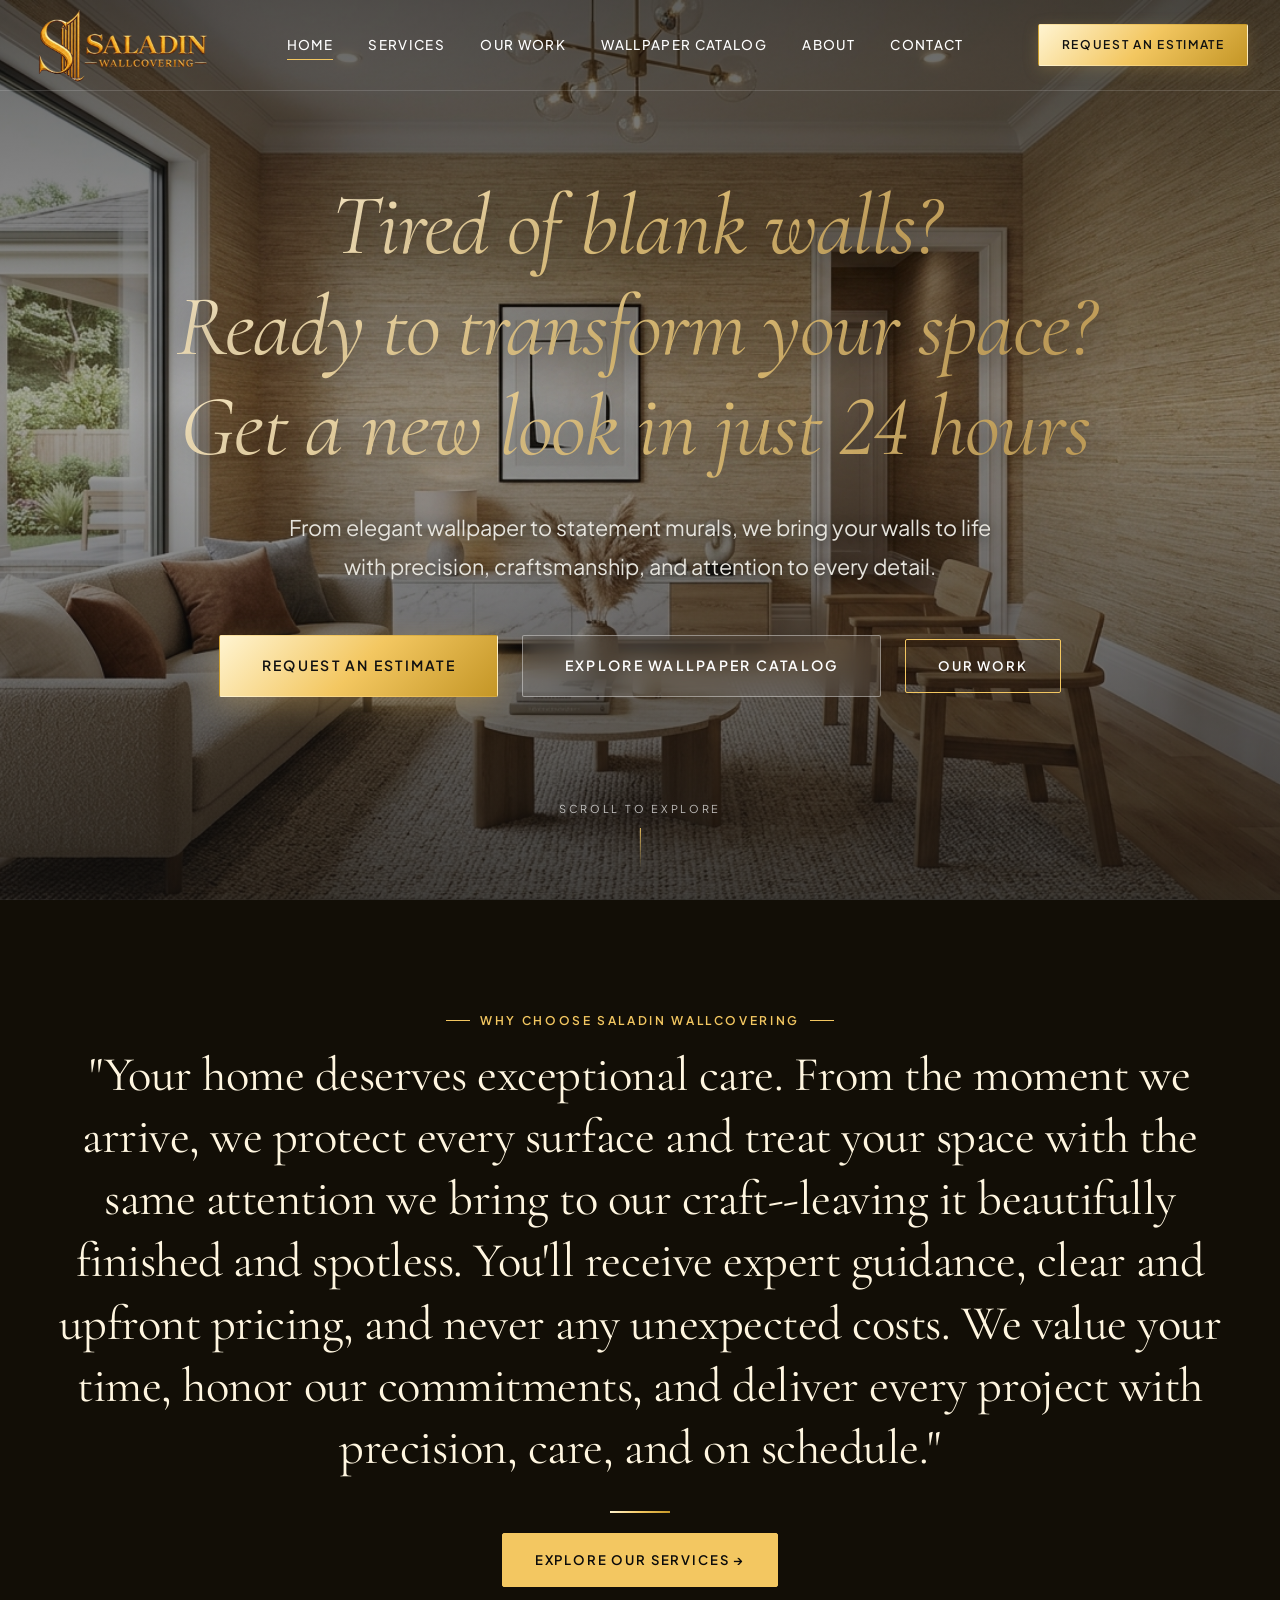
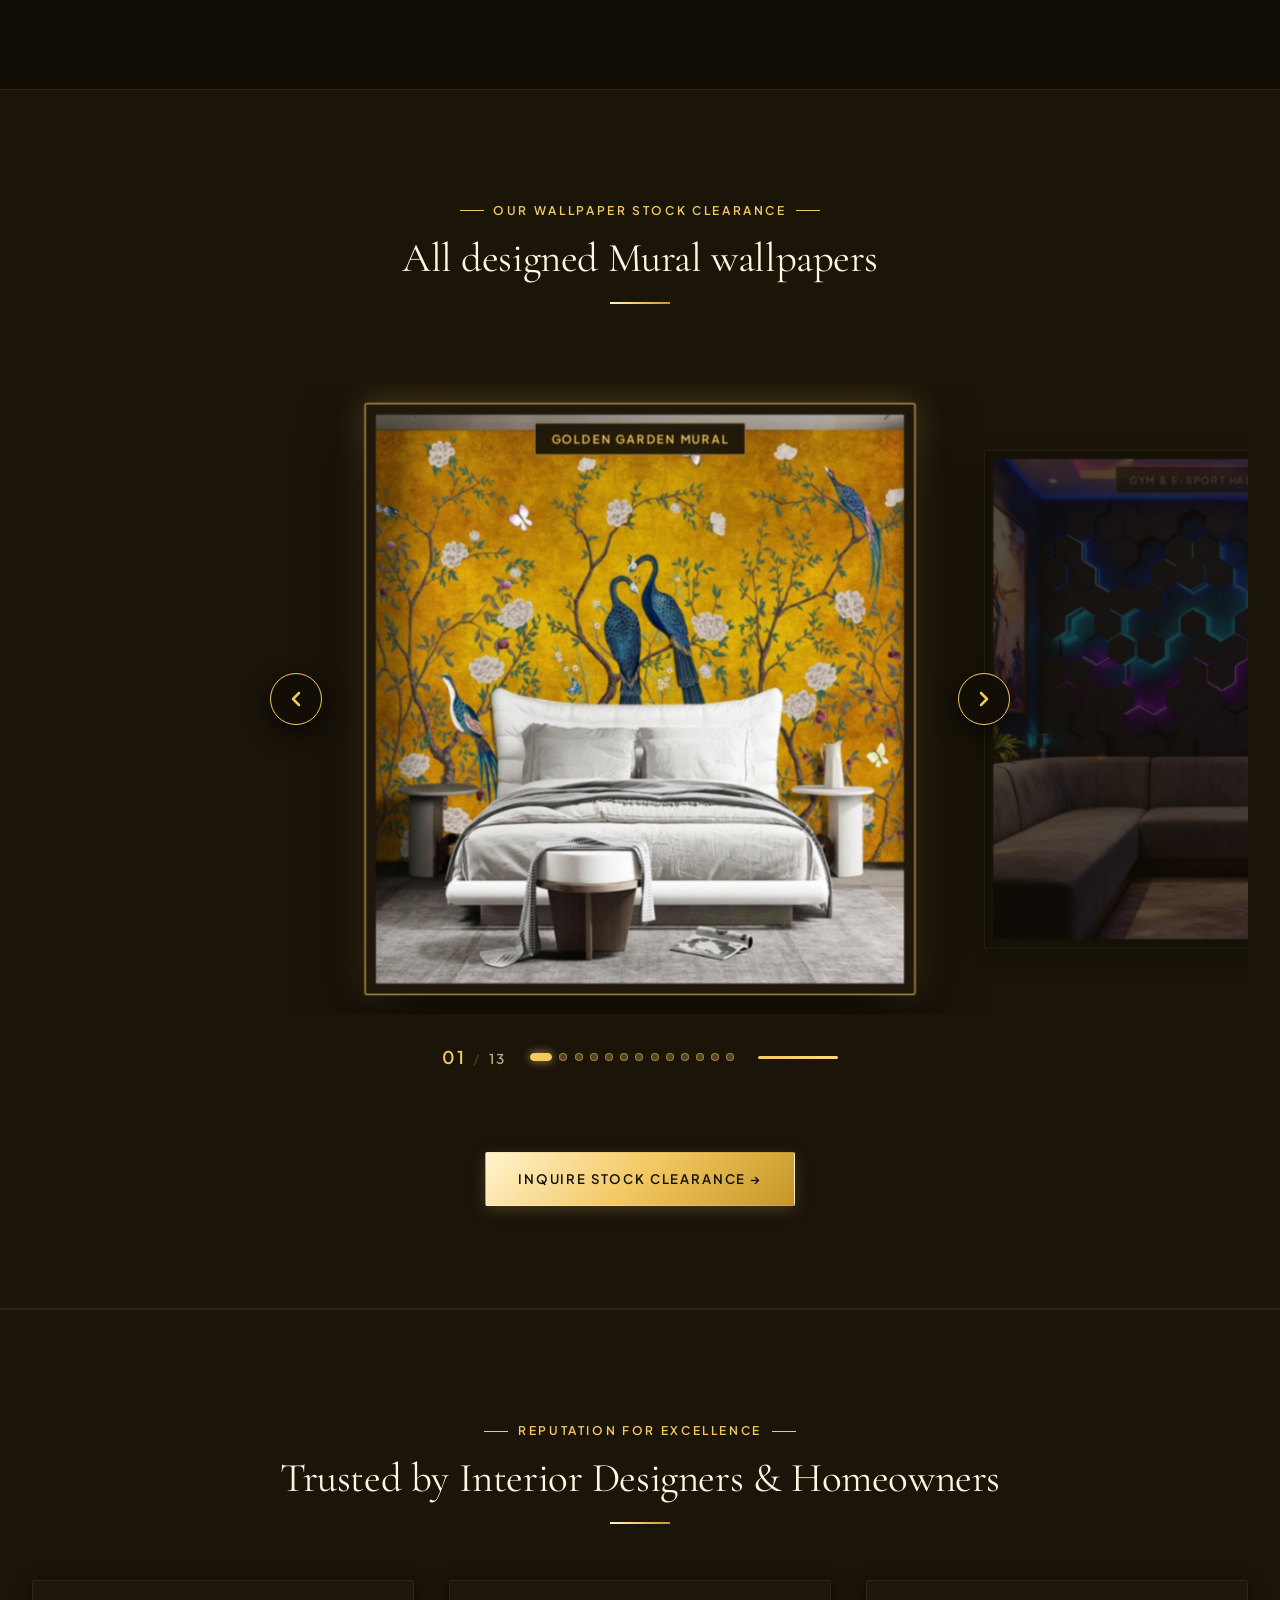
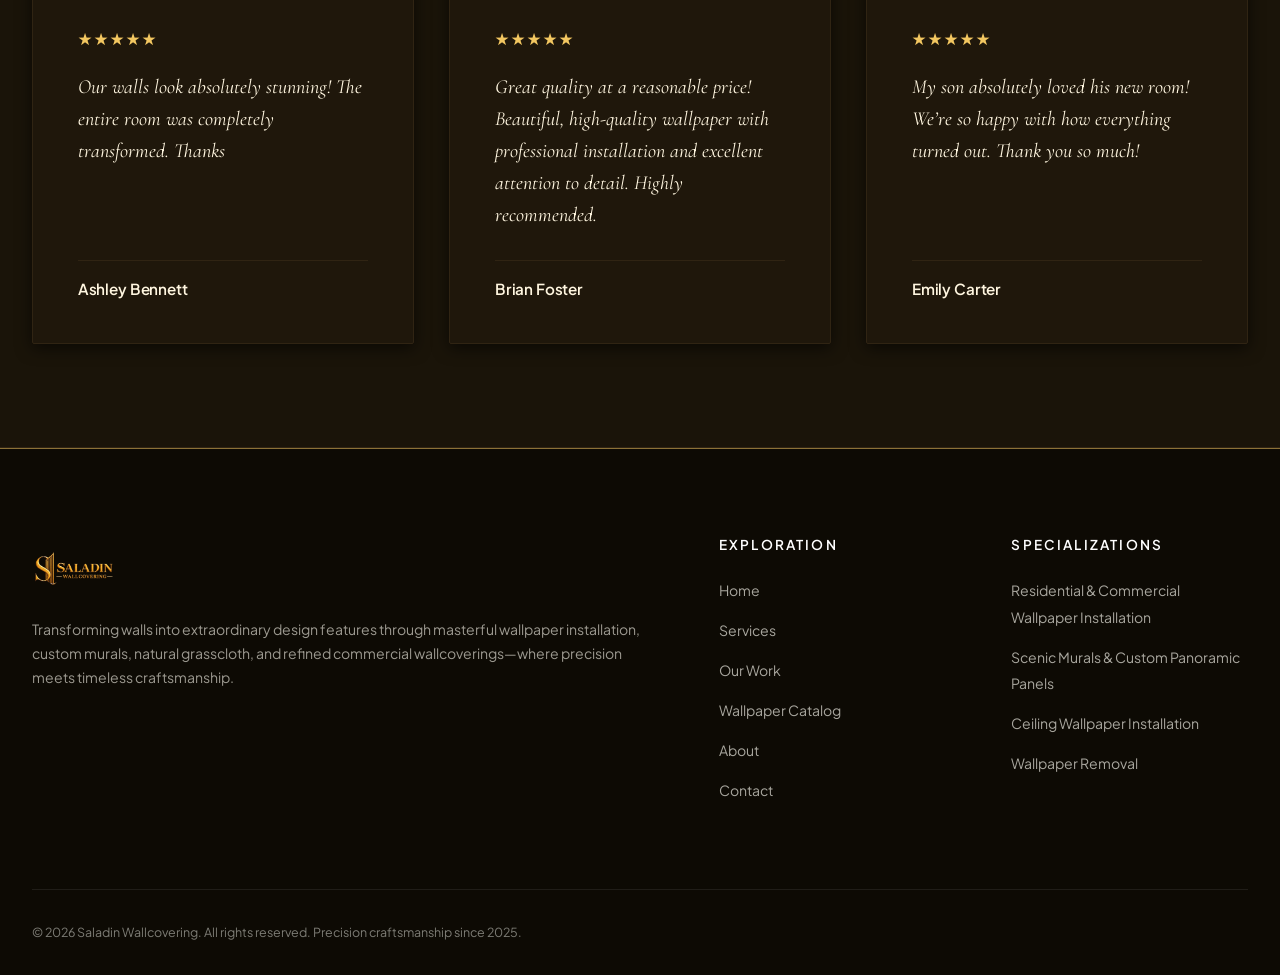
<file: index.html>
<!DOCTYPE html>
<html lang="en" data-theme="gilded">
<head>
  <meta charset="UTF-8">
  <meta name="viewport" content="width=device-width, initial-scale=1.0">
  <title>Saladin Wallcovering | Luxury Wallpaper Installation & Fine Wall Finishes</title>
  <meta name="description" content="Saladin Wallcovering delivers master wallpaper installation, custom murals, organic grasscloth, and commercial acoustic wallcoverings with flawless precision.">
  <link rel="stylesheet" href="css/styles.css">
  <link rel="icon" type="image/png" href="logo.png">
  <link rel="preconnect" href="https://fonts.googleapis.com">
  <link rel="preconnect" href="https://fonts.gstatic.com" crossorigin>

</head>
<body>

  <!-- Full-Screen Hero Section (100vh) -->
  <section class="hero-fullscreen">
    
    <!-- Transparent Overlay Header (Transforms to white on scroll) -->
    <header class="site-header header-overlay">
      <div class="container">
        <nav class="navbar">
          <a href="index.html" class="brand-logo" aria-label="Saladin Wallcovering Home">
            <img src="logo.png" alt="Saladin Wallcovering" class="brand-logo-img">
          </a>

          <ul class="nav-links">
            <li><a href="index.html" class="nav-link active">Home</a></li>
            <li><a href="services.html" class="nav-link">Services</a></li>
            <li><a href="work.html" class="nav-link">Our Work</a></li>
            <li><a href="catalog.html" class="nav-link">Wallpaper Catalog</a></li>
            <li><a href="about.html" class="nav-link">About</a></li>
            <li><a href="contact.html" class="nav-link">Contact</a></li>
          </ul>

          <div class="nav-actions">
            <a href="contact.html" class="btn btn-gold btn-sm">Request an Estimate</a>
            <button class="mobile-toggle" aria-label="Toggle navigation menu">
              <svg viewBox="0 0 24 24" fill="none" stroke="currentColor" stroke-width="2" stroke-linecap="round" stroke-linejoin="round"><line x1="3" y1="12" x2="21" y2="12"></line><line x1="3" y1="6" x2="21" y2="6"></line><line x1="3" y1="18" x2="21" y2="18"></line></svg>
            </button>
          </div>
        </nav>
      </div>
    </header>

    <!-- Hero Content (Centered, Grand Typography) -->
    <div class="hero-fullscreen-content">
    
      
      <h1 class="hero-fullscreen-title">
      
        <em>Tired of blank walls?</em>
         <em>Ready to transform your space?</em>
          <em>Get a new look in just 24 hours</em>
      </h1>

      <p class="hero-fullscreen-description">
         From elegant wallpaper to statement murals, we bring your walls to life with precision, craftsmanship, and attention to every detail.
      </p>

      <div class="hero-fullscreen-actions">
        <a href="contact.html" class="btn btn-hero-primary">Request an Estimate</a>
        <a href="catalog.html" class="btn btn-hero-secondary">Explore Wallpaper Catalog</a>
        <a href="work.html" class="btn btn-outline-gold" style="color: #ffffff; border-color: var(--gold-base);">Our Work</a>
      </div>
    </div>

    <!-- Scroll Indicator -->
    <a href="#intro-section" class="hero-scroll-prompt">
      <span>Scroll to Explore</span>
      <div class="scroll-line"></div>
    </a>
  </section>

  <!-- Mobile Drawer Menu -->
  <div class="mobile-drawer-backdrop"></div>
  <aside class="mobile-drawer">
    <div class="mobile-drawer-header">
      <a href="index.html" class="brand-logo" aria-label="Saladin Wallcovering Home">
        <img src="logo.png" alt="Saladin Wallcovering" class="brand-logo-img mobile-drawer-logo">
      </a>
      <button class="drawer-close" aria-label="Close menu">&times;</button>
    </div>
    <div class="mobile-nav-links">
      <a href="index.html" class="mobile-nav-link active">Home</a>
      <a href="services.html" class="mobile-nav-link">Services</a>
      <a href="work.html" class="mobile-nav-link">Our Work</a>
      <a href="catalog.html" class="mobile-nav-link">Wallpaper Catalog</a>
      <a href="about.html" class="mobile-nav-link">About Us</a>
      <a href="contact.html" class="mobile-nav-link">Contact & Consultations</a>
    </div>
    <div style="margin-top: auto; padding-top: 1.5rem; border-top: 1px solid #ebe9e3;">
      <a href="contact.html" class="btn btn-gold" style="width: 100%; margin-bottom: 1rem;">Book a Consultation</a>
      <div style="font-size: 0.82rem; color: #6f6e69; text-align: center;">
        Direct Line: +1 (704) 957-0044<br>saladinwallcovering@gmail.com
      </div>
    </div>
  </aside>



  <!-- Editorial Statement Section (Pure Crisp White) -->
  <section id="intro-section" class="section-padding" style="background-color: var(--bg-primary);">
    <div class="container">
      <div style=" margin: 0 auto; text-align: center;">
        <div class="eyebrow">WHY CHOOSE SALADIN WALLCOVERING</div>
        <h2 style="font-size: clamp(1.8rem, 3.8vw, 3.2rem); font-weight: 400; line-height: 1.28; margin-bottom: 2rem;">
          "Your home deserves exceptional care. From the moment we arrive, we protect every surface and treat your space with the same attention we bring to our craft--leaving it beautifully finished and spotless. You'll receive expert guidance, clear and upfront pricing, and never any unexpected costs. We value your time, honor our commitments, and deliver every project with precision, care, and on schedule."        </h2>
        <div class="gold-divider"></div>
        <!-- <p style="color: var(--text-muted); font-size: 1.12rem; line-height: 1.9; max-width: 720px; margin: 0 auto 2.5rem auto;">
          Whether installing five-figure hand-painted scenic panels, fragile natural Japanese grasscloth, or architectural acoustic textiles, our certified paperhangers ensure micron-level plumb alignment and total substrate preservation.
        </p> -->
        <div style="display: flex; gap: 1.2rem; justify-content: center; flex-wrap: wrap;">
          <a href="services.html" class="btn btn-black">Explore Our Services &rarr;</a>
          <!-- <a href="about.html" class="btn btn-outline-dark">Our Heritage & Craft</a> -->
        </div>
      </div>
    </div>
  </section>

  <!-- Curated Service Disciplines (Modern Clean Cards) -->
  <section class="section-padding" style="background-color: var(--bg-secondary); border-top: 1px solid var(--border-subtle); border-bottom: 1px solid var(--border-subtle);">
    <div class="container">
      <div class="section-header">
        <div class="eyebrow">Our Wallpaper Stock Clearance</div>
        <h2>All designed Mural wallpapers</h2>
        <div class="gold-divider"></div>
        <!-- <p class="section-subtitle">All designed Mural wallpapers</p> -->
      </div>

      <!-- Voyager Portrait Mural Slider (Height > Width) -->
      <div class="voyager-slider-wrapper" id="voyagerSliderWrapper">
        <div class="voyager-slider-container" id="homeMuralSlider" tabindex="0" aria-label="Mural Wallpapers Voyager Showcase">
          
          <div class="voyager-slider-track" id="homeSliderTrack">
            <!-- Slide 1 -->
            <div class="voyager-card active" data-index="0">
              <div class="voyager-card-badge">Golden Garden Mural</div>
              <div class="voyager-card-inner">
                <img src="images/silder/2cc681d6-f97c-4d5b-8129-a873a36167d3.jpg" alt="Designed Mural Wallpaper 01" loading="eager">
              </div>
            </div>
            <!-- Slide 2 -->
            <div class="voyager-card" data-index="1">
              <div class="voyager-card-badge">GYM & E-Sport Hall Mural</div>
              <div class="voyager-card-inner">
                <img src="images/silder/2f60f7ba-9114-475b-adc2-49f5a128fe6d.jpg" alt="Designed Mural Wallpaper 02" loading="lazy">
              </div>
            </div>
            <!-- Slide 3 -->
            <div class="voyager-card" data-index="2">
              <div class="voyager-card-badge">Basketball Court Mural</div>
              <div class="voyager-card-inner">
                <img src="images/silder/3ae59dc0-680b-4499-89ab-f8dfdb011554.jpg" alt="Designed Mural Wallpaper 03" loading="lazy">
              </div>
            </div>
            <!-- Slide 4 -->
            <div class="voyager-card" data-index="3">
              <div class="voyager-card-badge">Black Peony Floral Mural</div>
              <div class="voyager-card-inner">
                <img src="images/silder/3c469c49-572c-4834-9c96-e7e8f9cdd76e.jpg" alt="Designed Mural Wallpaper 04" loading="lazy">
              </div>
            </div>
            <!-- Slide 5 -->
            <div class="voyager-card" data-index="4">
              <div class="voyager-card-badge">Mountain with lake Photo Mural</div>
              <div class="voyager-card-inner">
                <img src="images/silder/82efe76d-6912-4ef5-895c-a2dcdade6de8.jpg" alt="Designed Mural Wallpaper 05" loading="lazy">
              </div>
            </div>
            <!-- Slide 6 -->
            <div class="voyager-card" data-index="5">
              <div class="voyager-card-badge">Forest Morning Mist Mural</div>
              <div class="voyager-card-inner">
                <img src="images/silder/851191ab-3449-4af9-8764-64b31b4aef12.jpg" alt="Designed Mural Wallpaper 06" loading="lazy">
              </div>
            </div>
            <!-- Slide 7 -->
            <div class="voyager-card" data-index="6">
              <div class="voyager-card-badge">Tropical Banana Leaves Mural</div>
              <div class="voyager-card-inner">
                <img src="images/silder/a95f4b67-af80-41a7-bddd-ecdda25df76b.jpg" alt="Designed Mural Wallpaper 07" loading="lazy">
              </div>
            </div>
            <!-- Slide 8 -->
            <div class="voyager-card" data-index="7">
              <div class="voyager-card-badge">Botanical Symphony Mural</div>
              <div class="voyager-card-inner">
                <img src="images/silder/ccbd8dc6-8bea-4ae5-9bef-949d31bc656a.jpg" alt="Designed Mural Wallpaper 08" loading="lazy">
              </div>
            </div>
            <!-- Slide 9 -->
            <div class="voyager-card" data-index="8">
              <div class="voyager-card-badge">Pine Trees Mural</div>
              <div class="voyager-card-inner">
                <img src="images/silder/d465392d-89eb-49e6-93c3-960ac9f350d4.jpg" alt="Designed Mural Wallpaper 09" loading="lazy">
              </div>
            </div>
            <!-- Slide 10 -->
            <div class="voyager-card" data-index="9">
              <div class="voyager-card-badge">Pearl Peony Garden Mural</div>
              <div class="voyager-card-inner">
                <img src="images/silder/d908b81e-4d00-470b-bf95-68281e584d7d.jpg" alt="Designed Mural Wallpaper 10" loading="lazy">
              </div>
            </div>
            <!-- Slide 11 -->
            <div class="voyager-card" data-index="10">
              <div class="voyager-card-badge">Safari Animals Mural</div>
              <div class="voyager-card-inner">
                <img src="images/silder/da96a4e4-5eea-490b-a32e-26e2df6e910d.jpg" alt="Designed Mural Wallpaper 11" loading="lazy">
              </div>
            </div>
            <!-- Slide 12 -->
            <div class="voyager-card" data-index="11">
              <div class="voyager-card-badge">Nursery Animals Forest Mural</div>
              <div class="voyager-card-inner">
                <img src="images/silder/db457ff8-4f4e-4c00-9c2f-1b347c9863c0.jpg" alt="Designed Mural Wallpaper 12" loading="lazy">
              </div>
            </div>
            <!-- Slide 13 -->
            <div class="voyager-card" data-index="12">
              <div class="voyager-card-badge">Arcadian Landscape Mural</div>
              <div class="voyager-card-inner">
                <img src="images/silder/e255a554-1ee3-4238-b31e-f02cefcb71bd.jpg" alt="Designed Mural Wallpaper 13" loading="lazy">
              </div>
            </div>
          </div>

          <!-- Navigation Prev / Next Buttons -->
          <button type="button" class="voyager-nav-btn prev" id="homeSliderPrev" aria-label="Previous image">
            <svg width="24" height="24" viewBox="0 0 24 24" fill="none" stroke="currentColor" stroke-width="2.5" stroke-linecap="round" stroke-linejoin="round"><polyline points="15 18 9 12 15 6"></polyline></svg>
          </button>
          <button type="button" class="voyager-nav-btn next" id="homeSliderNext" aria-label="Next image">
            <svg width="24" height="24" viewBox="0 0 24 24" fill="none" stroke="currentColor" stroke-width="2.5" stroke-linecap="round" stroke-linejoin="round"><polyline points="9 18 15 12 9 6"></polyline></svg>
          </button>
        </div>

        <!-- Controls Bar: Counter, Dots, Progress -->
        <div class="voyager-controls-bar">
          <div class="voyager-counter" id="homeSliderCounter">
            <span class="active-num">01</span> <span class="sep">/</span> <span class="total-num">13</span>
          </div>
          <div class="voyager-dots" id="homeSliderDots" role="tablist" aria-label="Slider pagination"></div>
          <div class="voyager-progress-track">
            <div class="voyager-progress-bar" id="homeSliderProgress"></div>
          </div>
        </div>
      </div>

      <div style="text-align: center; margin-top: 3rem; display: flex; gap: 1.2rem; justify-content: center; flex-wrap: wrap;">
        <!-- <a href="catalog.html" class="btn btn-gold">Explore Wallpaper Catalog &rarr;</a> -->
        <a href="contact.html?inquiry=Mural+Clearance" class="btn btn-gold">Inquire Stock Clearance &rarr;</a>
      </div>
    </div>
  </section>



  <!-- Designer & Client Testimonials -->
  <section class="section-padding testimonials-section">
    <div class="container">
      <div class="section-header">
        <div class="eyebrow">REPUTATION FOR EXCELLENCE</div>
        <h2>Trusted by Interior Designers & Homeowners</h2>
        <div class="gold-divider"></div>
      </div>

      <div class="card-grid-3">
        <div class="testimonial-card">
          <div class="testimonial-stars">★★★★★</div>
          <p class="testimonial-quote">
Our walls look absolutely stunning! The entire room was completely transformed. Thanks       </p>
          <div class="testimonial-author">
            <div class="author-info">
              <h5>Ashley Bennett</h5>
             
            </div>
          </div>
        </div>

        <div class="testimonial-card">
          <div class="testimonial-stars">★★★★★</div>
          <p class="testimonial-quote">

Great quality at a reasonable price! Beautiful, high-quality wallpaper with professional installation and excellent attention to detail. Highly recommended.
          </p>
          <div class="testimonial-author">
            <div class="author-info">
              <h5>Brian Foster</h5>
             
            </div>
          </div>
        </div>

        <div class="testimonial-card">
          <div class="testimonial-stars">★★★★★</div>
          <p class="testimonial-quote">
My son absolutely loved his new room! We’re so happy with how everything turned out. Thank you so much!          </p>
          <div class="testimonial-author">
            <div class="author-info">
              <h5>Emily Carter</h5>
           
            </div>
          </div>
        </div>
      </div>
    </div>
  </section>



  <!-- Global Modal Container -->
  <div id="globalModal" class="modal-backdrop">
    <div class="modal-box">
      <button id="modalClose" class="modal-close">&times;</button>
      <h3 id="modalTitle" style="font-family: var(--font-serif); font-size: 1.8rem; margin-bottom: 1.2rem;"></h3>
      <div id="modalBody"></div>
    </div>
  </div>

  <!-- Site Footer -->
  <footer class="site-footer">
    <div class="container">
      <div class="footer-top">
        <div class="footer-col">
          <a href="index.html" class="brand-logo footer-logo" style="margin-bottom: 1.2rem;" aria-label="Saladin Wallcovering Home">
            <img src="logo.png" alt="Saladin Wallcovering" class="brand-logo-img footer-logo-img">
          </a>
          <p style="font-size: 0.88rem; line-height: 1.7; color: #9c9990; margin-bottom: 1.5rem;">
            Transforming walls into extraordinary design features through masterful wallpaper installation, custom murals, natural grasscloth, and refined commercial wallcoverings—where precision meets timeless craftsmanship.
          </p>
          <div style="font-size: 0.85rem; color: var(--gold-light);">
            
          </div>
        </div>

        <div class="footer-col">
          <h4>Exploration</h4>
          <ul class="footer-links">
            <li><a href="index.html">Home</a></li>
            <li><a href="services.html">Services</a></li>
            <li><a href="work.html">Our Work</a></li>
            <li><a href="catalog.html">Wallpaper Catalog</a></li>
            <li><a href="about.html">About </a></li>
            <li><a href="contact.html">Contact</a></li>
          </ul>
        </div>

        <div class="footer-col">
          <h4>Specializations</h4>
          <ul class="footer-links">
            <li><a href="services.html#residential">Residential & Commercial Wallpaper Installation</a></li>
            <li><a href="services.html#murals">Scenic Murals & Custom Panoramic Panels</a></li>
            <li><a href="services.html#murals">Ceiling Wallpaper Installation</a></li>
            <li><a href="services.html#commercial">Wallpaper Removal</a></li>
           
          </ul>
        </div>

        <!-- <div class="footer-col">
          <h4>Atelier Dispatch</h4>
          <p style="font-size: 0.85rem; color: #9c9990;">
            Receive our quarterly catalog of new wallcovering arrivals, pattern pairings, and architectural case studies.
          </p>
          <form class="newsletter-form">
            <input type="email" required placeholder="Enter your email" class="newsletter-input">
            <button type="submit" class="newsletter-btn">Join</button>
          </form>
          <div style="margin-top: 1.5rem; font-size: 0.85rem; color: #9c9990;">
            Direct Concierge: <a href="tel:+18007252346" style="color: var(--gold-light);">+1 (704) 957-0044</a><br>
            Email: <a href="mailto:saladinwallcovering@gmail.com" style="color: var(--gold-light);">saladinwallcovering@gmail.com</a>
          </div>
        </div> -->
      </div>

      <div class="footer-bottom">
        <div>
          &copy; 2026 Saladin Wallcovering. All rights reserved. Precision craftsmanship since 2025.
        </div>
        <!-- <div class="footer-socials">
          <a href="#">Instagram</a>
          <a href="#">Pinterest</a>
          <a href="#">Architectural Digest</a>
          <a href="#">Houzz Pro</a>
        </div> -->
      </div>
    </div>
  </footer>

  <script src="js/main.js"></script>
</body>
</html>
</file>
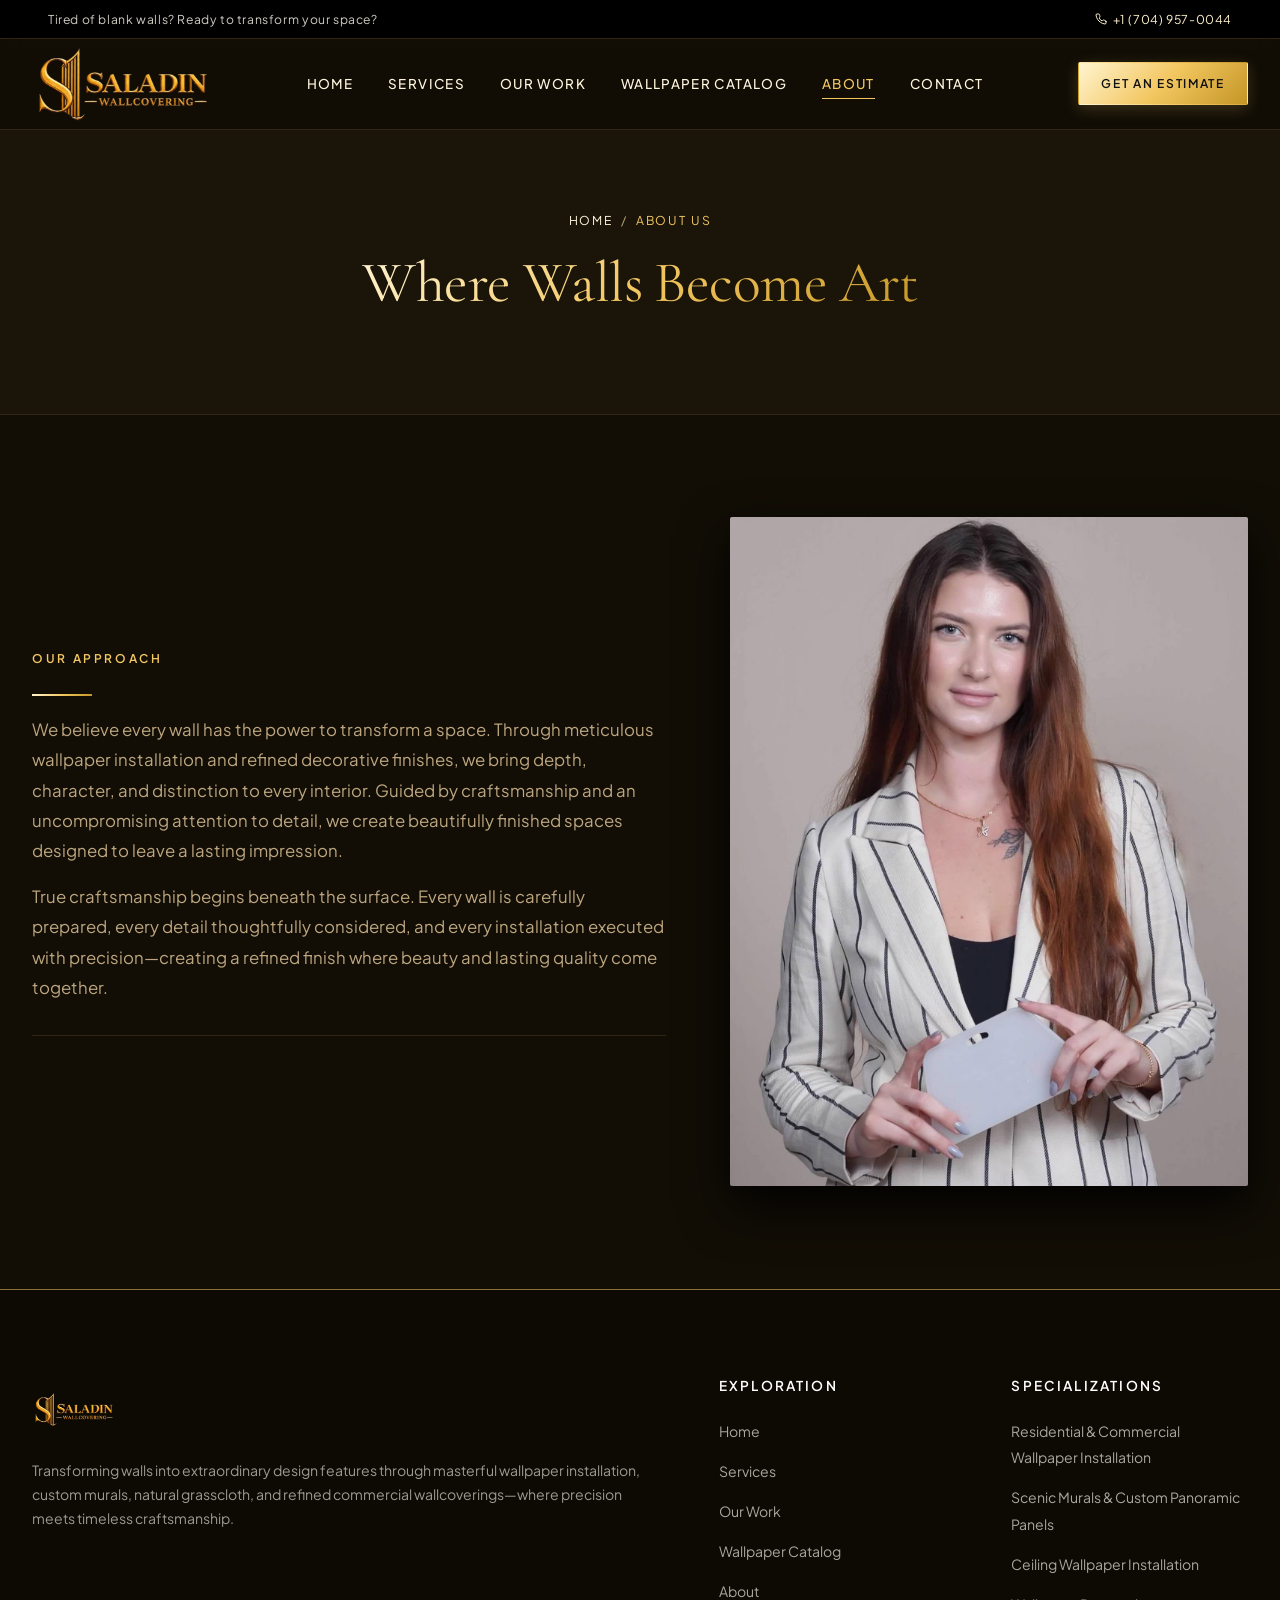
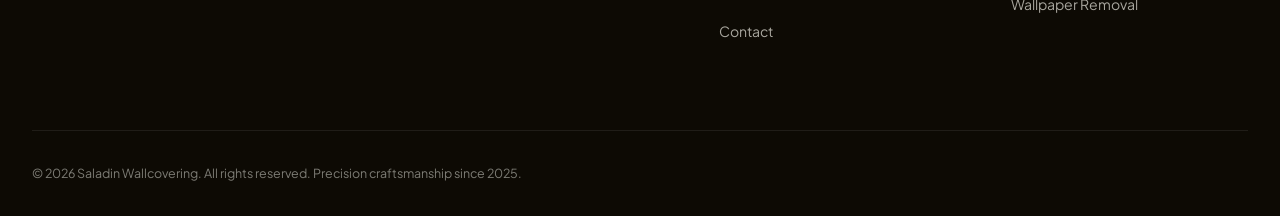
<file: about.html>
<!DOCTYPE html>
<html lang="en" data-theme="gilded">
<head>
  <meta charset="UTF-8">
  <meta name="viewport" content="width=device-width, initial-scale=1.0">
  <title>About Us | Saladin Wallcovering - Master Craftsmanship & Heritage</title>
  <meta name="description" content="Discover the story of Saladin Wallcovering: master artisans dedicated to precision wallpaper hanging, archival scenic murals, and white-glove architectural finishes.">
  <link rel="stylesheet" href="css/styles.css">
  <link rel="icon" type="image/png" href="logo.png">
  <link rel="preconnect" href="https://fonts.googleapis.com">
  <link rel="preconnect" href="https://fonts.gstatic.com" crossorigin>
</head>
<body>

  <!-- Top Luxury Announcement Bar -->
  <div class="announcement-bar">
    <div class="container">
      <div>Tired of blank walls? Ready to transform your space?</div>
      <div class="announcement-bar-contact">
        <a href="tel:+18007252346">
          <svg width="12" height="12" viewBox="0 0 24 24" fill="none" stroke="currentColor" stroke-width="2" stroke-linecap="round" stroke-linejoin="round"><path d="M22 16.92v3a2 2 0 0 1-2.18 2 19.79 19.79 0 0 1-8.63-3.07 19.5 19.5 0 0 1-6-6 19.79 19.79 0 0 1-3.07-8.67A2 2 0 0 1 4.11 2h3a2 2 0 0 1 2 1.72 12.84 12.84 0 0 0 .7 2.81 2 2 0 0 1-.45 2.11L8.09 9.91a16 16 0 0 0 6 6l1.27-1.27a2 2 0 0 1 2.11-.45 12.84 12.84 0 0 0 2.81.7A2 2 0 0 1 22 16.92z"></path></svg>
          +1 (704) 957-0044
        </a>
        <!-- <a href="contact.html">
          <svg width="12" height="12" viewBox="0 0 24 24" fill="none" stroke="currentColor" stroke-width="2" stroke-linecap="round" stroke-linejoin="round"><rect width="20" height="16" x="2" y="4" rx="2"></rect><path d="m22 7-8.97 5.7a1.94 1.94 0 0 1-2.06 0L2 7"></path></svg>
          Inquire Consultation
        </a> -->
      </div>
    </div>
  </div>

  <!-- Main Navigation Header -->
  <header class="site-header">
    <div class="container">
      <nav class="navbar">
        <a href="index.html" class="brand-logo" aria-label="Saladin Wallcovering Home">
          <img src="logo.png" alt="Saladin Wallcovering" class="brand-logo-img">
        </a>

        <ul class="nav-links">
          <li><a href="index.html" class="nav-link">Home</a></li>
          <li><a href="services.html" class="nav-link">Services</a></li>
          <li><a href="work.html" class="nav-link">Our Work</a></li>
          <li><a href="catalog.html" class="nav-link">Wallpaper Catalog</a></li>
          <li><a href="about.html" class="nav-link active">About</a></li>
          <li><a href="contact.html" class="nav-link">Contact</a></li>
        </ul>

        <div class="nav-actions">
          <a href="contact.html" class="btn btn-gold btn-sm">Get an Estimate</a>
          <button class="mobile-toggle" aria-label="Toggle navigation menu">
            <svg viewBox="0 0 24 24" fill="none" stroke="currentColor" stroke-width="2"><line x1="3" y1="12" x2="21" y2="12"></line><line x1="3" y1="6" x2="21" y2="6"></line><line x1="3" y1="18" x2="21" y2="18"></line></svg>
          </button>
        </div>
      </nav>
    </div>
  </header>

  <!-- Mobile Drawer -->
  <div class="mobile-drawer-backdrop"></div>
  <aside class="mobile-drawer">
    <div class="mobile-drawer-header">
      <a href="index.html" class="brand-logo" aria-label="Saladin Wallcovering Home">
        <img src="logo.png" alt="Saladin Wallcovering" class="brand-logo-img mobile-drawer-logo">
      </a>
      <button class="drawer-close" aria-label="Close menu">&times;</button>
    </div>
    <div class="mobile-nav-links">
      <a href="index.html" class="mobile-nav-link">Home</a>
      <a href="services.html" class="mobile-nav-link">Services</a>
      <a href="work.html" class="mobile-nav-link">Our Work</a>
      <a href="catalog.html" class="mobile-nav-link">Wallpaper Catalog</a>
      <a href="about.html" class="mobile-nav-link active">About Us</a>
      <a href="contact.html" class="mobile-nav-link">Contact & Consultations</a>
    </div>
    <div style="margin-top: auto; padding-top: 1.5rem; border-top: 1px solid #ebe9e3;">
      <a href="contact.html" class="btn btn-gold" style="width: 100%; margin-bottom: 1rem;">Book a Consultation</a>
      <div style="font-size: 0.82rem; color: #6f6e69; text-align: center;">
        Direct Line: +1 (704) 957-0044<br>saladinwallcovering@gmail.com
      </div>
    </div>
  </aside>

  <!-- Page Banner -->
  <section class="page-banner">
    <div class="container">
      <div class="page-banner-content">
        <div class="breadcrumb">
          <a href="index.html">Home</a> <span>/</span> <span style="color: var(--gold-base);">About Us</span>
        </div>
        <h1 class="gold-gradient-text">Where Walls Become Art</h1>
        <!-- <p>Devoted to the sacred discipline of precision wallcraft. We unite centuries-old paperhanging tradition with laser optical alignment.</p> -->
      </div>
    </div>
  </section>

  <!-- Brand Story & History -->
  <section class="section-padding">
    <div class="container">
      <div class="spotlight-grid">
        <div>
          <div class="eyebrow eyebrow-no-line" style="margin-bottom: 0.4rem;">OUR APPROACH</div>
          <!-- <h2>Where Walls Become Art</h2> -->
          <div class="gold-divider left"></div>
          <p style="color: var(--text-muted); font-size: 1.05rem; line-height: 1.8;">
            We believe every wall has the power to transform a space. Through meticulous wallpaper installation and refined decorative finishes, we bring depth, character, and distinction to every interior. Guided by craftsmanship and an uncompromising attention to detail, we create beautifully finished spaces designed to leave a lasting impression.          </p>
          <p style="color: var(--text-muted); font-size: 1.05rem; line-height: 1.8;">
            True craftsmanship begins beneath the surface. Every wall is carefully prepared, every detail thoughtfully considered, and every installation executed with precision—creating a refined finish where beauty and lasting quality come together.          </p>
         
          <div class="about-stats-row">
            <!-- <div class="about-stat-item">
              <div class="about-stat-val">100%</div>
              <div class="about-stat-lbl">Invisible Seams</div>
            </div>
            <div class="about-stat-item">
              <div class="about-stat-val">1,200+</div>
              <div class="about-stat-lbl">Completed Projects</div>
            </div>
            <div class="about-stat-item">
              <div class="about-stat-val">15+</div>
              <div class="about-stat-lbl">Years Dedicated</div>
            </div> -->
          </div>
        </div>

        <div class="spotlight-image">
          <img src="images/about/0e13e459-ccd3-4ad8-b0a0-68bbec4b1530.jpg" alt="Master paperhanger craftsman aligning wallpaper with laser level and roller" style="height: 100%;">
        </div>
      </div>
    </div>
  </section>

  <!-- Core Pillars of the Atelier -->
  <!-- <section class="section-padding" style="background-color: var(--bg-secondary); border-top: 1px solid var(--border-subtle); border-bottom: 1px solid var(--border-subtle);">
    <div class="container">
      <div class="section-header">
        <div class="eyebrow">OUR PILLARS</div>
        <h2>The Saladin Code of Execution</h2>
        <div class="gold-divider"></div>
        <p class="section-subtitle">The four non-negotiable principles that guide every cut, paste roll, and client interaction.</p>
      </div>

      <div class="card-grid-2">
        <div class="service-card">
          <div class="service-card-icon">
            <svg viewBox="0 0 24 24" fill="none" stroke="currentColor" stroke-width="2"><circle cx="12" cy="12" r="10"></circle><line x1="22" y1="12" x2="18" y2="12"></line><line x1="6" y1="12" x2="2" y2="12"></line><line x1="12" y1="6" x2="12" y2="2"></line><line x1="12" y1="22" x2="12" y2="18"></line></svg>
          </div>
          <h3>Surgical Precision & Alignment</h3>
          <p>Every corner is squared, every plumb line verified with dual optical lasers, and every repeat matched down to the millimeter. We never stretch wet paper to force a pattern match, preventing seam shrinkage as the paste dries.</p>
        </div>

        <div class="service-card">
          <div class="service-card-icon">
            <svg viewBox="0 0 24 24" fill="none" stroke="currentColor" stroke-width="2"><path d="M21 16V8a2 2 0 0 0-1-1.73l-7-4a2 2 0 0 0-2 0l-7 4A2 2 0 0 0 3 8v8a2 2 0 0 0 1 1.73l7 4a2 2 0 0 0 2 0l7-4A2 2 0 0 0 21 16z"></path></svg>
          </div>
          <h3>Substrate & Paste Chemistry</h3>
          <p>Adhesive formulation is a science. Non-woven fibers require different water ratios than raw paper weaves; grasscloth demands clay pastes that will not soak through; vinyl needs fungicide additives. We calibrate every batch custom to the substrate.</p>
        </div>

        <div class="service-card">
          <div class="service-card-icon">
            <svg viewBox="0 0 24 24" fill="none" stroke="currentColor" stroke-width="2"><rect x="3" y="11" width="18" height="11" rx="2" ry="2"></rect><path d="M7 11V7a5 5 0 0 1 10 0v4"></path></svg>
          </div>
          <h3>White-Glove Discretion & Care</h3>
          <p>We treat your home like a sanctuary. Heavy neoprene floor runners are laid from the entrance to the work area, shoe covers are worn at all times, air scrubbers are used during wall prep, and your space is left cleaner than we found it.</p>
        </div>

        <div class="service-card">
          <div class="service-card-icon">
            <svg viewBox="0 0 24 24" fill="none" stroke="currentColor" stroke-width="2"><path d="M12 2l3.09 6.26L22 9.27l-5 4.87 1.18 6.88L12 17.77l-6.18 3.25L7 14.14 2 9.27l6.91-1.01L12 2z"></path></svg>
          </div>
          <h3>End-to-End Lifetime Warranty</h3>
          <p>We stand completely behind our workmanship. If any seam lifts, curls, or experiences issues due to installation over the lifetime of your wallcovering, our master team will return and service it at zero cost.</p>
        </div>
      </div>
    </div>
  </section> -->


  <!-- Luxury Call To Action Banner
  <section class="luxury-cta-banner">
    <div class="container">
      <div class="cta-banner-content">
        <div class="eyebrow" style="color: var(--gold-light);">EXPERIENCE THE SALADIN DIFFERENCE</div>
        <h2>Entrust Your Walls to Master Craftsmen</h2>
        <p>Contact our concierge to schedule an in-home evaluation, discuss designer materials, or request an itemized proposal.</p>
        <div class="cta-actions">
          <a href="contact.html" class="btn btn-gold">Book a Consultation</a>
          <a href="services.html" class="btn btn-outline-gold" style="color: #fff; border-color: var(--gold-base);">Review Our Services</a>
        </div>
      </div>
    </div>
  </section> -->

  <!-- Global Modal Container -->
  <div id="globalModal" class="modal-backdrop">
    <div class="modal-box">
      <button id="modalClose" class="modal-close">&times;</button>
      <h3 id="modalTitle" style="font-family: var(--font-serif); font-size: 1.8rem; margin-bottom: 1.2rem;"></h3>
      <div id="modalBody"></div>
    </div>
  </div>

  <!-- Site Footer -->
  <footer class="site-footer">
    <div class="container">
      <div class="footer-top">
        <div class="footer-col">
          <a href="index.html" class="brand-logo footer-logo" style="margin-bottom: 1.2rem;" aria-label="Saladin Wallcovering Home">
            <img src="logo.png" alt="Saladin Wallcovering" class="brand-logo-img footer-logo-img">
          </a>
          <p style="font-size: 0.88rem; line-height: 1.7; color: #9c9990; margin-bottom: 1.5rem;">
            Transforming walls into extraordinary design features through masterful wallpaper installation, custom murals, natural grasscloth, and refined commercial wallcoverings—where precision meets timeless craftsmanship.
          </p>
          <div style="font-size: 0.85rem; color: var(--gold-light);">
            
          </div>
        </div>

        <div class="footer-col">
          <h4>Exploration</h4>
          <ul class="footer-links">
            <li><a href="index.html">Home</a></li>
            <li><a href="services.html">Services</a></li>
            <li><a href="work.html">Our Work</a></li>
            <li><a href="catalog.html">Wallpaper Catalog</a></li>
            <li><a href="about.html">About </a></li>
            <li><a href="contact.html">Contact</a></li>
          </ul>
        </div>

        <div class="footer-col">
          <h4>Specializations</h4>
          <ul class="footer-links">
            <li><a href="services.html#residential">Residential & Commercial Wallpaper Installation</a></li>
            <li><a href="services.html#murals">Scenic Murals & Custom Panoramic Panels</a></li>
            <li><a href="services.html#murals">Ceiling Wallpaper Installation</a></li>
            <li><a href="services.html#commercial">Wallpaper Removal</a></li>
            
          </ul>
        </div>

        <!-- <div class="footer-col">
          <h4>Atelier Dispatch</h4>
          <p style="font-size: 0.85rem; color: #9c9990;">
            Receive our quarterly catalog of new wallcovering arrivals, pattern pairings, and architectural case studies.
          </p>
          <form class="newsletter-form">
            <input type="email" required placeholder="Enter your email" class="newsletter-input">
            <button type="submit" class="newsletter-btn">Join</button>
          </form>
          <div style="margin-top: 1.5rem; font-size: 0.85rem; color: #9c9990;">
            Direct Concierge: <a href="tel:+1 (704) 957-0044" style="color: var(--gold-light);">+1 (704) 957-0044</a><br>
            Email: <a href="mailto:saladinwallcovering@gmail.com" style="color: var(--gold-light);">saladinwallcovering@gmail.com</a>
          </div>
        </div> -->
      </div>

      <div class="footer-bottom">
        <div>
          &copy; 2026 Saladin Wallcovering. All rights reserved. Precision craftsmanship since 2025.
        </div>
        <!-- <div class="footer-socials">
          <a href="#">Instagram</a>
          <a href="#">Pinterest</a>
          <a href="#">Architectural Digest</a>
          <a href="#">Houzz Pro</a>
        </div> -->
      </div>
    </div>
  </footer>

  <script src="js/main.js"></script>
</body>
</html>
</file>
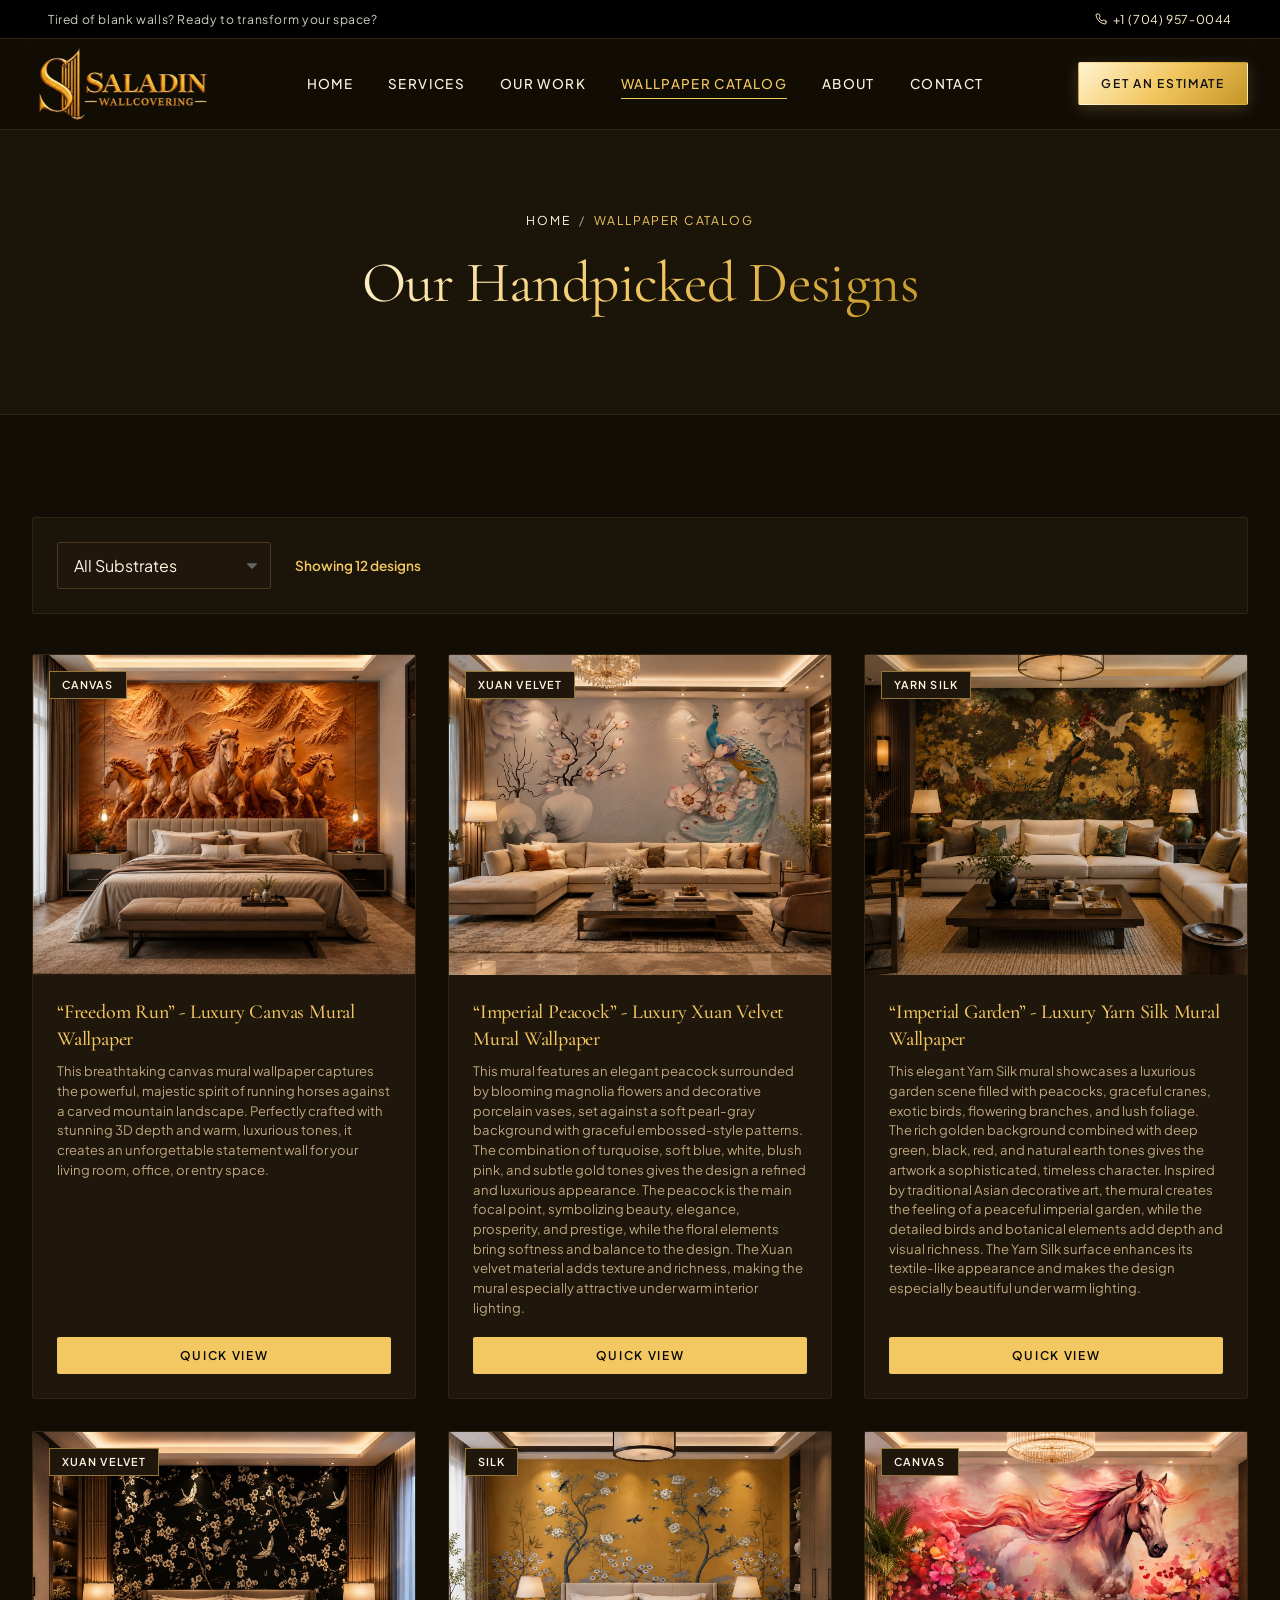
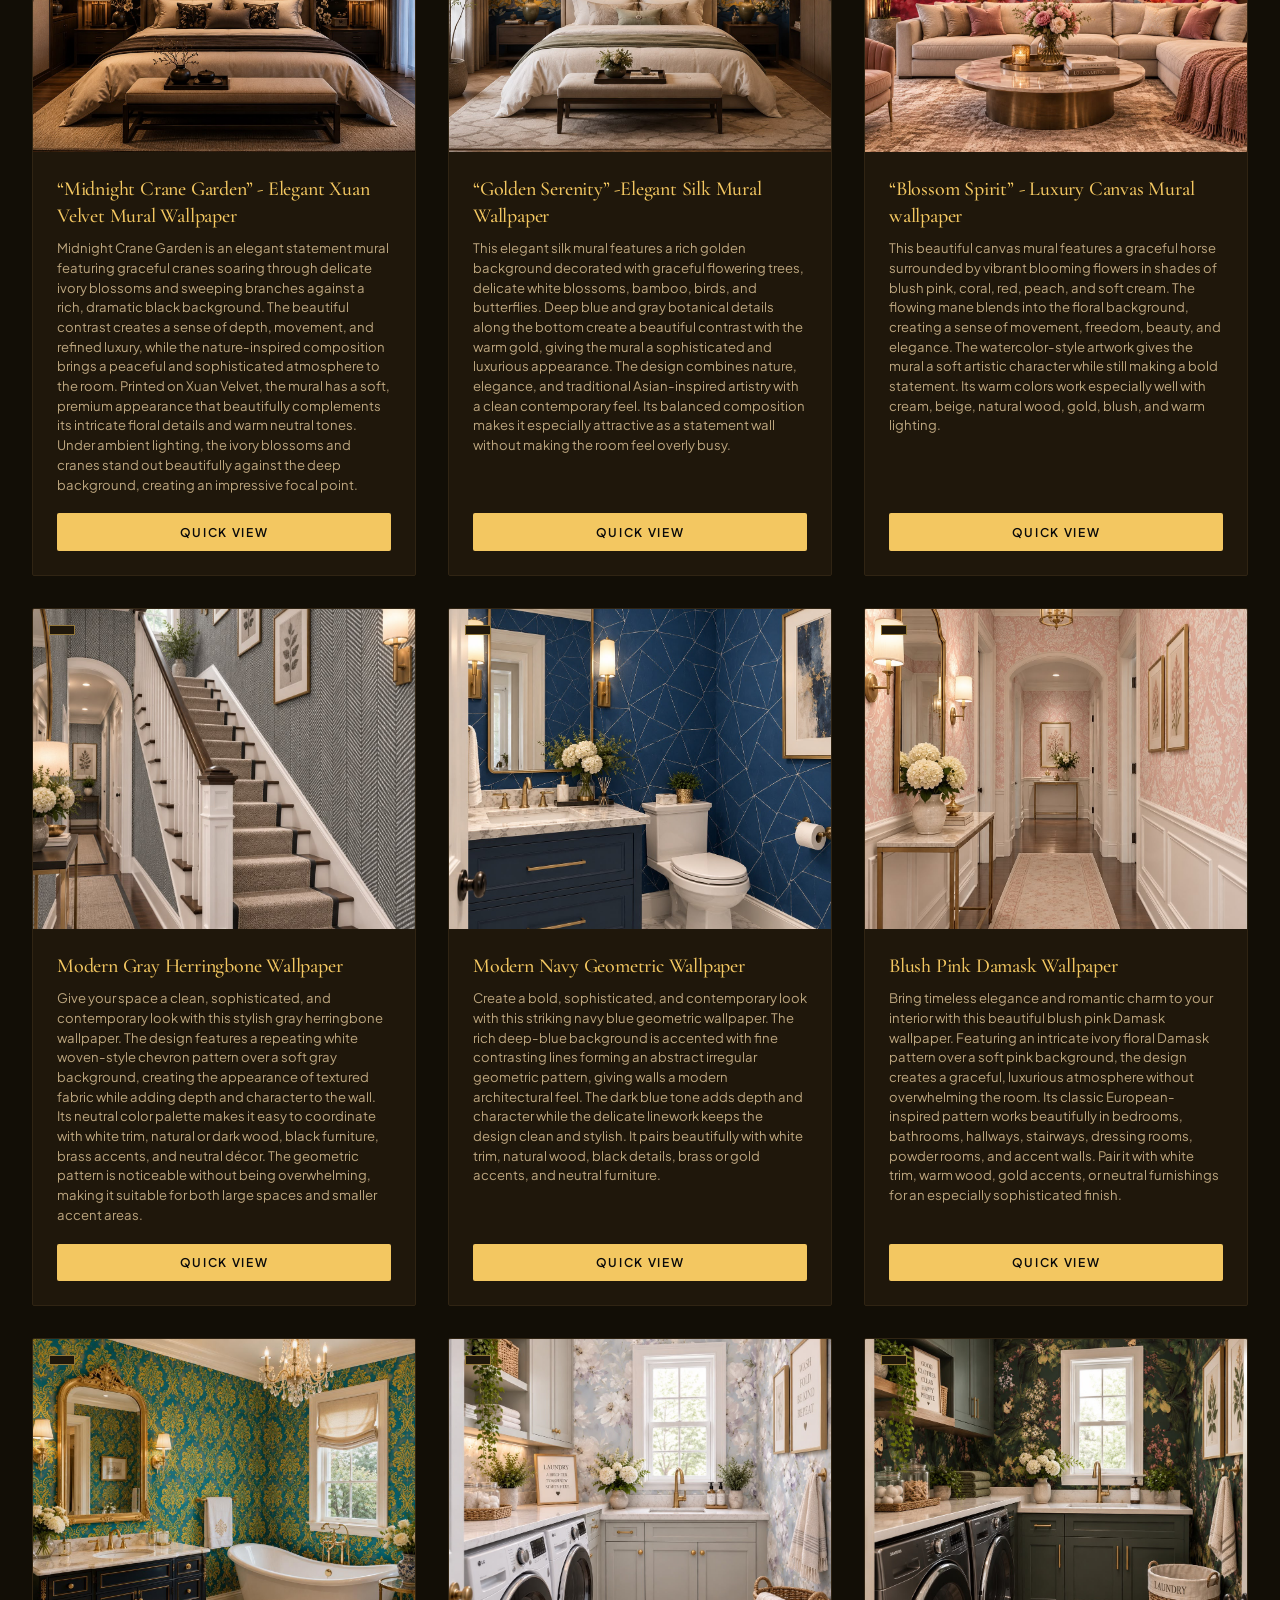
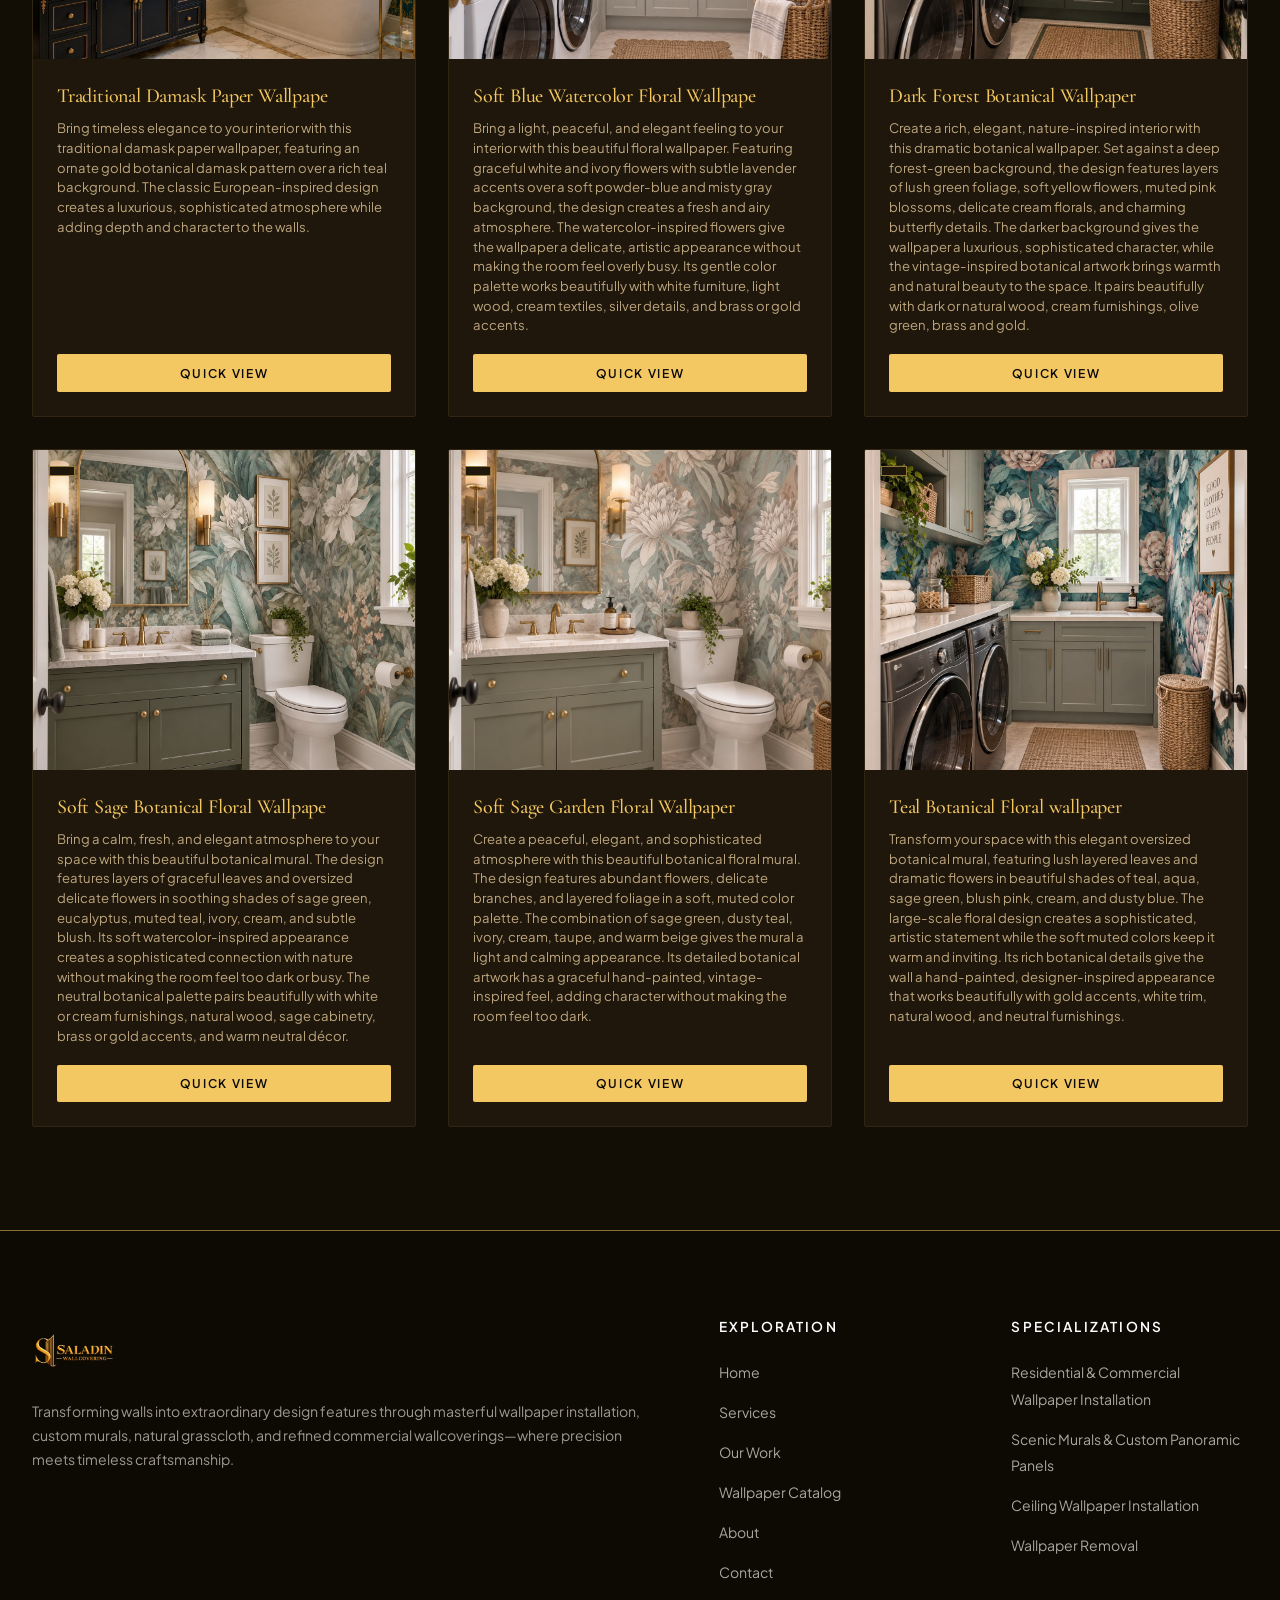
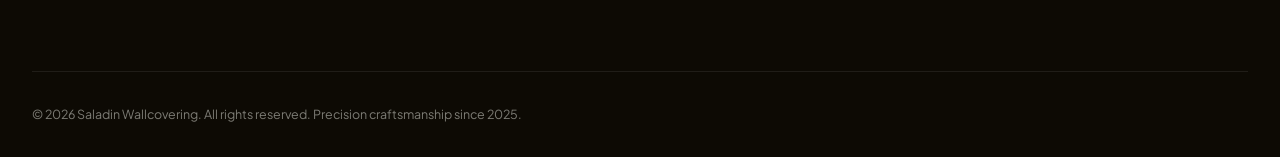
<file: catalog.html>
﻿<!DOCTYPE html>
<html lang="en" data-theme="gilded">
<head>
  <meta charset="UTF-8">
  <meta name="viewport" content="width=device-width, initial-scale=1.0">
  <title>Wallpaper Catalog | Saladin Wallcovering - Curated Luxury Collection</title>
  <meta name="description" content="Explore Saladin Wallcovering's curated wallpaper collection: botanical murals, textured grasscloth, art deco metallic inlays, and archival fine papers.">
  <link rel="stylesheet" href="css/styles.css">
  <link rel="icon" type="image/png" href="logo.png">
  <link rel="preconnect" href="https://fonts.googleapis.com">
  <link rel="preconnect" href="https://fonts.gstatic.com" crossorigin>
  <style>
    .catalog-title, span.catalog-title, h3.catalog-title {
      color: var(--gold-base) !important;
    }
  </style>
</head>
<body>

  <!-- Top Luxury Announcement Bar -->
  <div class="announcement-bar">
    <div class="container">
      <div>Tired of blank walls? Ready to transform your space?</div>
      <div class="announcement-bar-contact">
        <a href="tel:+18007252346">
          <svg width="12" height="12" viewBox="0 0 24 24" fill="none" stroke="currentColor" stroke-width="2" stroke-linecap="round" stroke-linejoin="round"><path d="M22 16.92v3a2 2 0 0 1-2.18 2 19.79 19.79 0 0 1-8.63-3.07 19.5 19.5 0 0 1-6-6 19.79 19.79 0 0 1-3.07-8.67A2 2 0 0 1 4.11 2h3a2 2 0 0 1 2 1.72 12.84 12.84 0 0 0 .7 2.81 2 2 0 0 1-.45 2.11L8.09 9.91a16 16 0 0 0 6 6l1.27-1.27a2 2 0 0 1 2.11-.45 12.84 12.84 0 0 0 2.81.7A2 2 0 0 1 22 16.92z"></path></svg>
          +1 (704) 957-0044
        </a>
        <!-- <a href="contact.html">
          <svg width="12" height="12" viewBox="0 0 24 24" fill="none" stroke="currentColor" stroke-width="2" stroke-linecap="round" stroke-linejoin="round"><rect width="20" height="16" x="2" y="4" rx="2"></rect><path d="m22 7-8.97 5.7a1.94 1.94 0 0 1-2.06 0L2 7"></path></svg>
          Inquire Consultation
        </a> -->
      </div>
    </div>
  </div>

  <!-- Main Navigation Header -->
  <header class="site-header">
    <div class="container">
      <nav class="navbar">
        <a href="index.html" class="brand-logo" aria-label="Saladin Wallcovering Home">
          <img src="logo.png" alt="Saladin Wallcovering" class="brand-logo-img">
        </a>

        <ul class="nav-links">
          <li><a href="index.html" class="nav-link">Home</a></li>
          <li><a href="services.html" class="nav-link">Services</a></li>
          <li><a href="work.html" class="nav-link">Our Work</a></li>
          <li><a href="catalog.html" class="nav-link active">Wallpaper Catalog</a></li>
          <li><a href="about.html" class="nav-link">About</a></li>
          <li><a href="contact.html" class="nav-link">Contact</a></li>
        </ul>

        <div class="nav-actions">
          <a href="contact.html" class="btn btn-gold btn-sm">Get an Estimate</a>
          <button class="mobile-toggle" aria-label="Toggle navigation menu">
            <svg viewBox="0 0 24 24" fill="none" stroke="currentColor" stroke-width="2" stroke-linecap="round" stroke-linejoin="round"><line x1="3" y1="12" x2="21" y2="12"></line><line x1="3" y1="6" x2="21" y2="6"></line><line x1="3" y1="18" x2="21" y2="18"></line></svg>
          </button>
        </div>
      </nav>
    </div>
  </header>

  <!-- Mobile Drawer -->
  <div class="mobile-drawer-backdrop"></div>
  <aside class="mobile-drawer">
    <div class="mobile-drawer-header">
      <a href="index.html" class="brand-logo" aria-label="Saladin Wallcovering Home">
        <img src="logo.png" alt="Saladin Wallcovering" class="brand-logo-img mobile-drawer-logo">
      </a>
      <button class="drawer-close" aria-label="Close menu">&times;</button>
    </div>
    <div class="mobile-nav-links">
      <a href="index.html" class="mobile-nav-link">Home</a>
      <a href="services.html" class="mobile-nav-link">Services</a>
      <a href="work.html" class="mobile-nav-link">Our Work</a>
      <a href="catalog.html" class="mobile-nav-link active">Wallpaper Catalog</a>
      <a href="about.html" class="mobile-nav-link">About Us</a>
      <a href="contact.html" class="mobile-nav-link">Contact & Consultations</a>
    </div>
    <div style="margin-top: auto; padding-top: 1.5rem; border-top: 1px solid #ebe9e3;">
      <a href="contact.html" class="btn btn-gold" style="width: 100%; margin-bottom: 1rem;">Book a Consultation</a>
      <div style="font-size: 0.82rem; color: #6f6e69; text-align: center;">
        Direct Line: +1 (704) 957-0044<br>saladinwallcovering@gmail.com
      </div>
    </div>
  </aside>

  <!-- Page Banner -->
  <section class="page-banner">
    <div class="container">
      <div class="page-banner-content">
        <div class="breadcrumb">
          <a href="index.html">Home</a> <span>/</span> <span style="color: var(--gold-base);">Wallpaper Catalog</span>
        </div>
        <h1 class="gold-gradient-text">Our Handpicked Designs</h1>
        <!-- <p>A hand-selected library of artisanal wallcoverings: biophilic botanicals, organic woven grasscloth, metallic foil geometries, and panoramic scenic murals available for order and installation.</p> -->
      </div>
    </div>
  </section>

  <!-- Catalog Main Section -->
  <section class="section-padding">
    <div class="container">
      
      <!-- Interactive Toolbar: Live Search + Dropdown Filters -->
      <div class="catalog-toolbar">
        <!-- <div class="catalog-search-box">
          <svg viewBox="0 0 24 24" fill="none" stroke="currentColor" stroke-width="2"><circle cx="11" cy="11" r="8"></circle><line x1="21" y1="21" x2="16.65" y2="16.65"></line></svg>
          <input type="text" id="catalogSearch" placeholder="Search patterns by name, color, style, or material...">
        </div> -->

        <div class="catalog-filter-group">
          <!-- <div class="select-wrapper">
            <select id="catalogCategory">
              <option value="all">All Design Categories</option>
              <option value="botanical">Botanical & Flaral</option>
            
              <option value="murals">Scenic Murals & Panoramas</option>
              <option value="geometric">Modern Geometric & Deco</option>
          
            </select>
          </div> -->

          <div class="select-wrapper">
            <select id="catalogMaterial">
              <option value="all">All Substrates</option>
              <option value="nonwoven">Peel&Stick wallpaper</option>     <!-- <option value="japandi">5 deneGul cicek</option> -->
              <option value="grasscloth">Traditional paste wall</option> 
              <option value="metallic">Murals</option>
              <!-- <option value="silk">Silk & Pearlescent</option>
              <option value="metallic">Metallic Gold Foil</option>
              <option value="vinyl">Textured Heavy Vinyl</option> -->
            </select>
          </div>

          <span id="catalogResultsCount" style="font-size: 0.85rem; color: var(--gold-base); font-weight: 600; margin-left: 0.5rem;">
            Showing 12 designs
          </span>
        </div>
      </div>

      <!-- Catalog Grid -->
      <div class="catalog-grid">

        <!-- Item 1 -->
        <div class="catalog-card" data-category="metallic" data-material="metallic" data-gallery='["images/catalog/a1.jpg", "images/catalog/a2.jpg", "images/catalog/a3.jpg"]'>
          <div class="catalog-card-media" title="Click to view full image gallery">
            <span class="catalog-tag">Canvas</span>
            <img src="images/catalog/a1.jpg" alt="Emerald Gilded Foliage luxury wallpaper">
            <div class="catalog-media-hint">
              <svg width="13" height="13" viewBox="0 0 24 24" fill="none" stroke="currentColor" stroke-width="2.2"><rect x="3" y="3" width="18" height="18" rx="2"/><circle cx="8.5" cy="8.5" r="1.5"/><polyline points="21 15 16 10 5 21"/></svg>
              <span>View Gallery</span>
            </div>
          </div>
          <div class="catalog-card-body">
            <h3 class="catalog-title">
              “Freedom Run” - Luxury Canvas Mural Wallpaper
            </h3>
            <div class="catalog-specs">This breathtaking canvas mural wallpaper captures the powerful, majestic spirit of running horses against a carved mountain landscape. Perfectly crafted with stunning 3D depth and warm, luxurious tones, it creates an unforgettable statement wall for your living room, office, or entry space.</div>
            <div class="catalog-card-actions">
              <button class="btn btn-outline-dark btn-sm btn-quick-view">Quick View</button>
            </div>
          </div>
        </div>

                <!-- Item 2 -->

        <div class="catalog-card" data-category="metallic" data-material="metallic" data-gallery='["images/catalog/w1.jpg", "images/catalog/w2.jpg", "images/catalog/w3.jpg"]'>
          <div class="catalog-card-media" title="Click to view full image gallery">
            <span class="catalog-tag">Xuan Velvet</span>
            <img src="images/catalog/w1.jpg" alt="Imperial Garden Chinoiserie mural">
            <div class="catalog-media-hint">
              <svg width="13" height="13" viewBox="0 0 24 24" fill="none" stroke="currentColor" stroke-width="2.2"><rect x="3" y="3" width="18" height="18" rx="2"/><circle cx="8.5" cy="8.5" r="1.5"/><polyline points="21 15 16 10 5 21"/></svg>
              <span>View Gallery</span>
            </div>
          </div>
          <div class="catalog-card-body">
            <h3 class="catalog-title">“Imperial Peacock” - Luxury Xuan Velvet Mural Wallpaper</h3>
            <div class="catalog-specs">This mural features an elegant peacock surrounded by blooming magnolia flowers and decorative porcelain vases, set against a soft pearl-gray background with graceful embossed-style patterns. The combination of turquoise, soft blue, white, blush pink, and subtle gold tones gives the design a refined and luxurious appearance.

The peacock is the main focal point, symbolizing beauty, elegance, prosperity, and prestige, while the floral elements bring softness and balance to the design. The Xuan velvet material adds texture and richness, making the mural especially attractive under warm interior lighting.</div>
            <div class="catalog-card-actions">
              <button class="btn btn-outline-dark btn-sm btn-quick-view">Quick View</button>
            </div>
          </div>
        </div>
       

        <!-- Item 3 -->
        <div class="catalog-card" data-category="metallic" data-material="metallic" data-gallery='["images/catalog/r1.jpg", "images/catalog/r2.jpg", "images/catalog/r3.jpg"]'>
          <div class="catalog-card-media" title="Click to view full image gallery">
            <span class="catalog-tag">Yarn Silk</span>
            <img src="images/catalog/r1.jpg" alt="Kyoto Wabi-Sabi Paperweave">
            <div class="catalog-media-hint">
              <svg width="13" height="13" viewBox="0 0 24 24" fill="none" stroke="currentColor" stroke-width="2.2"><rect x="3" y="3" width="18" height="18" rx="2"/><circle cx="8.5" cy="8.5" r="1.5"/><polyline points="21 15 16 10 5 21"/></svg>
              <span>View Gallery</span>
            </div>
          </div>
          <div class="catalog-card-body">
            <h3 class="catalog-title">“Imperial Garden” - Luxury Yarn Silk Mural Wallpaper</h3>
            <div class="catalog-specs">This elegant Yarn Silk mural showcases a luxurious garden scene filled with peacocks, graceful cranes, exotic birds, flowering branches, and lush foliage. The rich golden background combined with deep green, black, red, and natural earth tones gives the artwork a sophisticated, timeless character.

Inspired by traditional Asian decorative art, the mural creates the feeling of a peaceful imperial garden, while the detailed birds and botanical elements add depth and visual richness. The Yarn Silk surface enhances its textile-like appearance and makes the design especially beautiful under warm lighting.</div>
            <div class="catalog-card-actions">
              <button class="btn btn-outline-dark btn-sm btn-quick-view">Quick View</button>
            </div>
          </div>
        </div>

        

        <!-- Item 4 -->
        <div class="catalog-card" data-category="metallic" data-material="metallic" data-gallery='["images/catalog/t1.jpg", "images/catalog/t2.jpg", "images/catalog/t3.jpg"]'>
          <div class="catalog-card-media" title="Click to view full image gallery">
            <span class="catalog-tag">Xuan Velvet</span>
            <img src="images/catalog/t1.jpg" alt="Midnight Heron Scenic Panorama">
            <div class="catalog-media-hint">
              <svg width="13" height="13" viewBox="0 0 24 24" fill="none" stroke="currentColor" stroke-width="2.2"><rect x="3" y="3" width="18" height="18" rx="2"/><circle cx="8.5" cy="8.5" r="1.5"/><polyline points="21 15 16 10 5 21"/></svg>
              <span>View Gallery</span>
            </div>
          </div>
          <div class="catalog-card-body">
            <h3 class="catalog-title">“Midnight Crane Garden” - Elegant Xuan Velvet Mural Wallpaper</h3>
            <div class="catalog-specs">Midnight Crane Garden is an elegant statement mural featuring graceful cranes soaring through delicate ivory blossoms and sweeping branches against a rich, dramatic black background. The beautiful contrast creates a sense of depth, movement, and refined luxury, while the nature-inspired composition brings a peaceful and sophisticated atmosphere to the room.

Printed on Xuan Velvet, the mural has a soft, premium appearance that beautifully complements its intricate floral details and warm neutral tones. Under ambient lighting, the ivory blossoms and cranes stand out beautifully against the deep background, creating an impressive focal point.</div>
            <div class="catalog-card-actions">
              <button class="btn btn-outline-dark btn-sm btn-quick-view">Quick View</button>
            </div>
          </div>
        </div>         


        <!-- Item 5 -->
        <div class="catalog-card" data-category="geometric" data-material="metallic" data-gallery='["images/catalog/e1.jpg", "images/catalog/e2.jpg", "images/catalog/e3.jpg"]'>
          <div class="catalog-card-media" title="Click to view full image gallery">
            <span class="catalog-tag">Silk</span>
            <img src="images/catalog/e1.jpg" alt="Onyx & Gold Geometrics luxury wallpaper">
            <div class="catalog-media-hint">
              <svg width="13" height="13" viewBox="0 0 24 24" fill="none" stroke="currentColor" stroke-width="2.2"><rect x="3" y="3" width="18" height="18" rx="2"/><circle cx="8.5" cy="8.5" r="1.5"/><polyline points="21 15 16 10 5 21"/></svg>
              <span>View Gallery</span>
            </div>
          </div>
          <div class="catalog-card-body">
            <h3 class="catalog-title">“Golden Serenity” -Elegant Silk Mural Wallpaper</h3>
            <div class="catalog-specs">This elegant silk mural features a rich golden background decorated with graceful flowering trees, delicate white blossoms, bamboo, birds, and butterflies. Deep blue and gray botanical details along the bottom create a beautiful contrast with the warm gold, giving the mural a sophisticated and luxurious appearance.

The design combines nature, elegance, and traditional Asian-inspired artistry with a clean contemporary feel. Its balanced composition makes it especially attractive as a statement wall without making the room feel overly busy.</div>
            <div class="catalog-card-actions">
              <button class="btn btn-outline-dark btn-sm btn-quick-view">Quick View</button>
            </div>
          </div>
        </div>        

        <!-- Item 6 -->
        <div class="catalog-card" data-category="metallic" data-material="metallic" data-gallery='["images/catalog/q1.jpg", "images/catalog/q2.jpg", "images/catalog/q3.jpg"]'>
          <div class="catalog-card-media" title="Click to view full image gallery">
            <span class="catalog-tag">Canvas</span>
            <img src="images/catalog/q2.jpg" alt="Champagne Sisal Weave wallpaper">
            <div class="catalog-media-hint">
              <svg width="13" height="13" viewBox="0 0 24 24" fill="none" stroke="currentColor" stroke-width="2.2"><rect x="3" y="3" width="18" height="18" rx="2"/><circle cx="8.5" cy="8.5" r="1.5"/><polyline points="21 15 16 10 5 21"/></svg>
              <span>View Gallery</span>
            </div>
          </div>
          <div class="catalog-card-body">
            <h3 class="catalog-title">“Blossom Spirit” - Luxury Canvas Mural wallpaper</h3>
            <div class="catalog-specs">This beautiful canvas mural features a graceful horse surrounded by vibrant blooming flowers in shades of blush pink, coral, red, peach, and soft cream. The flowing mane blends into the floral background, creating a sense of movement, freedom, beauty, and elegance.

The watercolor-style artwork gives the mural a soft artistic character while still making a bold statement. Its warm colors work especially well with cream, beige, natural wood, gold, blush, and warm lighting.</div>
            <div class="catalog-card-actions">
              <button class="btn btn-outline-dark btn-sm btn-quick-view">Quick View</button>
            </div>
          </div>
        </div>

        <!-- Item 7 -->
        <div class="catalog-card" data-category="grasscloth" data-material="grasscloth" data-gallery='["images/catalog/y1.jpg", "images/catalog/y2.jpg", "images/catalog/y3.jpg"]'>
          <div class="catalog-card-media" title="Click to view full image gallery">
            <span class="catalog-tag"></span>
            <img src="images/catalog/y1.jpg" alt="Versailles Gilded Damask">
            <div class="catalog-media-hint">
              <svg width="13" height="13" viewBox="0 0 24 24" fill="none" stroke="currentColor" stroke-width="2.2"><rect x="3" y="3" width="18" height="18" rx="2"/><circle cx="8.5" cy="8.5" r="1.5"/><polyline points="21 15 16 10 5 21"/></svg>
              <span>View Gallery</span>
            </div>
          </div>
          <div class="catalog-card-body">
            <h3 class="catalog-title">Modern Gray Herringbone Wallpaper</h3>
            <div class="catalog-specs">Give your space a clean, sophisticated, and contemporary look with this stylish gray herringbone wallpaper. The design features a repeating white woven-style chevron pattern over a soft gray background, creating the appearance of textured fabric while adding depth and character to the wall.

Its neutral color palette makes it easy to coordinate with white trim, natural or dark wood, black furniture, brass accents, and neutral décor. The geometric pattern is noticeable without being overwhelming, making it suitable for both large spaces and smaller accent areas.</div>
            <div class="catalog-card-actions">
              <button class="btn btn-outline-dark btn-sm btn-quick-view">Quick View</button>
            </div>
          </div>
        </div>

        <!-- Item 8 -->
        <div class="catalog-card" data-category="grasscloth" data-material="grasscloth" data-gallery='["images/catalog/u1.jpg", "images/catalog/u2.jpg", "images/catalog/u3.jpg"]'>
          <div class="catalog-card-media" title="Click to view full image gallery">
            <span class="catalog-tag"></span>
            <img src="images/catalog/u1.jpg" alt="Minimalist Raw Linen Weave">
            <div class="catalog-media-hint">
              <svg width="13" height="13" viewBox="0 0 24 24" fill="none" stroke="currentColor" stroke-width="2.2"><rect x="3" y="3" width="18" height="18" rx="2"/><circle cx="8.5" cy="8.5" r="1.5"/><polyline points="21 15 16 10 5 21"/></svg>
              <span>View Gallery</span>
            </div>
          </div>
          <div class="catalog-card-body">
            <h3 class="catalog-title">Modern Navy Geometric Wallpaper</h3>
            <div class="catalog-specs">Create a bold, sophisticated, and contemporary look with this striking navy blue geometric wallpaper. The rich deep-blue background is accented with fine contrasting lines forming an abstract irregular geometric pattern, giving walls a modern architectural feel.

The dark blue tone adds depth and character while the delicate linework keeps the design clean and stylish. It pairs beautifully with white trim, natural wood, black details, brass or gold accents, and neutral furniture.</div>
            <div class="catalog-card-actions">
              <button class="btn btn-outline-dark btn-sm btn-quick-view">Quick View</button>
            </div>
          </div>
        </div>

        <!-- Item 9 -->
        <div class="catalog-card" data-category="grasscloth" data-material="grasscloth" data-gallery='["images/catalog/i1.jpg", "images/catalog/i2.jpg", "images/catalog/i3.jpg"]'>
          <div class="catalog-card-media" title="Click to view full image gallery">
            <span class="catalog-tag"></span>
            <img src="images/catalog/i1.jpg" alt="Tuscan Cypress Valley Panorama">
            <div class="catalog-media-hint">
              <svg width="13" height="13" viewBox="0 0 24 24" fill="none" stroke="currentColor" stroke-width="2.2"><rect x="3" y="3" width="18" height="18" rx="2"/><circle cx="8.5" cy="8.5" r="1.5"/><polyline points="21 15 16 10 5 21"/></svg>
              <span>View Gallery</span>
            </div>
          </div>
          <div class="catalog-card-body">
            <h3 class="catalog-title">Blush Pink Damask Wallpaper</h3>
            <div class="catalog-specs">Bring timeless elegance and romantic charm to your interior with this beautiful blush pink Damask wallpaper. Featuring an intricate ivory floral Damask pattern over a soft pink background, the design creates a graceful, luxurious atmosphere without overwhelming the room.

Its classic European-inspired pattern works beautifully in bedrooms, bathrooms, hallways, stairways, dressing rooms, powder rooms, and accent walls. Pair it with white trim, warm wood, gold accents, or neutral furnishings for an especially sophisticated finish.</div>
            <div class="catalog-card-actions">
              <button class="btn btn-outline-dark btn-sm btn-quick-view">Quick View</button>
            </div>
          </div>
        </div>

        <!-- Item 10 -->
        <div class="catalog-card" data-category="grasscloth" data-material="grasscloth" data-gallery='["images/catalog/o1.jpg", "images/catalog/o2.jpg", "images/catalog/o3.jpg"]'>
          <div class="catalog-card-media" title="Click to view full image gallery">
            <span class="catalog-tag"></span>
            <img src="images/catalog/o1.jpg" alt="Sovereign Chevron Flocked Velvet">
            <div class="catalog-media-hint">
              <svg width="13" height="13" viewBox="0 0 24 24" fill="none" stroke="currentColor" stroke-width="2.2"><rect x="3" y="3" width="18" height="18" rx="2"/><circle cx="8.5" cy="8.5" r="1.5"/><polyline points="21 15 16 10 5 21"/></svg>
              <span>View Gallery</span>
            </div>
          </div>
          <div class="catalog-card-body">
            <h3 class="catalog-title">Traditional Damask Paper Wallpape</h3>
            <div class="catalog-specs">Bring timeless elegance to your interior with this traditional damask paper wallpaper, featuring an ornate gold botanical damask pattern over a rich teal background. The classic European-inspired design creates a luxurious, sophisticated atmosphere while adding depth and character to the walls.</div>
            <div class="catalog-card-actions">
              <button class="btn btn-outline-dark btn-sm btn-quick-view">Quick View</button>
            </div>
          </div>
        </div>

        <!-- Item 11 -->
        <div class="catalog-card" data-category="nonwoven" data-material="nonwoven" data-gallery='["images/catalog/p1.jpg", "images/catalog/p2.jpg"]'>
          <div class="catalog-card-media" title="Click to view full image gallery">
            <span class="catalog-tag"></span>
            <img src="images/catalog/p1.jpg" alt="Monaco Gilded Palms">
            <div class="catalog-media-hint">
              <svg width="13" height="13" viewBox="0 0 24 24" fill="none" stroke="currentColor" stroke-width="2.2"><rect x="3" y="3" width="18" height="18" rx="2"/><circle cx="8.5" cy="8.5" r="1.5"/><polyline points="21 15 16 10 5 21"/></svg>
              <span>View Gallery</span>
            </div>
          </div>
          <div class="catalog-card-body">
            <h3 class="catalog-title">Soft Blue Watercolor Floral Wallpape</h3>
            <div class="catalog-specs">Bring a light, peaceful, and elegant feeling to your interior with this beautiful floral wallpaper. Featuring graceful white and ivory flowers with subtle lavender accents over a soft powder-blue and misty gray background, the design creates a fresh and airy atmosphere.

The watercolor-inspired flowers give the wallpaper a delicate, artistic appearance without making the room feel overly busy. Its gentle color palette works beautifully with white furniture, light wood, cream textiles, silver details, and brass or gold accents.</div>
            <div class="catalog-card-actions">
              <button class="btn btn-outline-dark btn-sm btn-quick-view">Quick View</button>
            </div>
          </div>
        </div>

                <!-- Item 12 -->

        <div class="catalog-card" data-category="nonwoven" data-material="nonwoven" data-gallery='["images/catalog/f1.jpg", "images/catalog/f2.jpg"]'>
          <div class="catalog-card-media" title="Click to view full image gallery">
            <span class="catalog-tag"></span>
            <img src="images/catalog/f1.jpg" alt="Charcoal Arrowroot Natural Fiber">
            <div class="catalog-media-hint">
              <svg width="13" height="13" viewBox="0 0 24 24" fill="none" stroke="currentColor" stroke-width="2.2"><rect x="3" y="3" width="18" height="18" rx="2"/><circle cx="8.5" cy="8.5" r="1.5"/><polyline points="21 15 16 10 5 21"/></svg>
              <span>View Gallery</span>
            </div>
          </div>
          <div class="catalog-card-body">
            <h3 class="catalog-title">Dark Forest Botanical Wallpaper</h3>
            <div class="catalog-specs">Create a rich, elegant, nature-inspired interior with this dramatic botanical wallpaper. Set against a deep forest-green background, the design features layers of lush green foliage, soft yellow flowers, muted pink blossoms, delicate cream florals, and charming butterfly details.

The darker background gives the wallpaper a luxurious, sophisticated character, while the vintage-inspired botanical artwork brings warmth and natural beauty to the space. It pairs beautifully with dark or natural wood, cream furnishings, olive green, brass and gold.</div>
            <div class="catalog-card-actions">
              <button class="btn btn-outline-dark btn-sm btn-quick-view">Quick View</button>
            </div>
          </div>
        </div>


        <!-- Item 13 -->
        <div class="catalog-card" data-category="nonwoven" data-material="nonwoven" data-gallery='["images/catalog/d1.jpg", "images/catalog/d2.jpg"]'>
          <div class="catalog-card-media" title="Click to view full image gallery">
            <span class="catalog-tag"></span>
            <img src="images/catalog/d1.jpg" alt="Charcoal Arrowroot Natural Fiber">
            <div class="catalog-media-hint">
              <svg width="13" height="13" viewBox="0 0 24 24" fill="none" stroke="currentColor" stroke-width="2.2"><rect x="3" y="3" width="18" height="18" rx="2"/><circle cx="8.5" cy="8.5" r="1.5"/><polyline points="21 15 16 10 5 21"/></svg>
              <span>View Gallery</span>
            </div>
          </div>
          <div class="catalog-card-body">
            <h3 class="catalog-title">Soft Sage Botanical Floral Wallpape</h3>
            <div class="catalog-specs">Bring a calm, fresh, and elegant atmosphere to your space with this beautiful botanical mural. The design features layers of graceful leaves and oversized delicate flowers in soothing shades of sage green, eucalyptus, muted teal, ivory, cream, and subtle blush.

Its soft watercolor-inspired appearance creates a sophisticated connection with nature without making the room feel too dark or busy. The neutral botanical palette pairs beautifully with white or cream furnishings, natural wood, sage cabinetry, brass or gold accents, and warm neutral décor.</div>
            <div class="catalog-card-actions">
              <button class="btn btn-outline-dark btn-sm btn-quick-view">Quick View</button>
            </div>
          </div>
        </div>

                <!-- Item 14 -->

        <div class="catalog-card" data-category="nonwoven" data-material="nonwoven" data-gallery='["images/catalog/s1.jpg", "images/catalog/s2.jpg"]'>
          <div class="catalog-card-media" title="Click to view full image gallery">
            <span class="catalog-tag"></span>
            <img src="images/catalog/s2.jpg" alt="Charcoal Arrowroot Natural Fiber">
            <div class="catalog-media-hint">
              <svg width="13" height="13" viewBox="0 0 24 24" fill="none" stroke="currentColor" stroke-width="2.2"><rect x="3" y="3" width="18" height="18" rx="2"/><circle cx="8.5" cy="8.5" r="1.5"/><polyline points="21 15 16 10 5 21"/></svg>
              <span>View Gallery</span>
            </div>
          </div>
          <div class="catalog-card-body">
            <h3 class="catalog-title">Soft Sage Garden Floral Wallpaper</h3>
            <div class="catalog-specs">Create a peaceful, elegant, and sophisticated atmosphere with this beautiful botanical floral mural. The design features abundant flowers, delicate branches, and layered foliage in a soft, muted color palette.

The combination of sage green, dusty teal, ivory, cream, taupe, and warm beige gives the mural a light and calming appearance. Its detailed botanical artwork has a graceful hand-painted, vintage-inspired feel, adding character without making the room feel too dark.</div>
            <div class="catalog-card-actions">
              <button class="btn btn-outline-dark btn-sm btn-quick-view">Quick View</button>
            </div>
          </div>
        </div>

                <!-- Item 15 -->
        <div class="catalog-card" data-category="nonwoven" data-material="nonwoven" data-gallery='["images/catalog/g1.jpg", "images/catalog/g2.jpg"]'>
          <div class="catalog-card-media" title="Click to view full image gallery">
            <span class="catalog-tag"></span>
            <img src="images/catalog/g1.jpg" alt="Charcoal Arrowroot Natural Fiber">
            <div class="catalog-media-hint">
              <svg width="13" height="13" viewBox="0 0 24 24" fill="none" stroke="currentColor" stroke-width="2.2"><rect x="3" y="3" width="18" height="18" rx="2"/><circle cx="8.5" cy="8.5" r="1.5"/><polyline points="21 15 16 10 5 21"/></svg>
              <span>View Gallery</span>
            </div>
          </div>
          <div class="catalog-card-body">
            <h3 class="catalog-title">Teal Botanical Floral wallpaper</h3>
            <div class="catalog-specs">Transform your space with this elegant oversized botanical mural, featuring lush layered leaves and dramatic flowers in beautiful shades of teal, aqua, sage green, blush pink, cream, and dusty blue.

The large-scale floral design creates a sophisticated, artistic statement while the soft muted colors keep it warm and inviting. Its rich botanical details give the wall a hand-painted, designer-inspired appearance that works beautifully with gold accents, white trim, natural wood, and neutral furnishings.</div>
            <div class="catalog-card-actions">
              <button class="btn btn-outline-dark btn-sm btn-quick-view">Quick View</button>
            </div>
          </div>
        </div>

      </div>
    </div>
  </section>

  <!-- Global Modal Container for Gallery Slider & Swatch Requests -->
  <div id="globalModal" class="modal-backdrop">
    <div class="modal-box">
      <button id="modalClose" class="modal-close" aria-label="Close dialog">&times;</button>
      <h3 id="modalTitle" style="font-family: var(--font-serif); font-size: 1.8rem; margin-bottom: 1.2rem;"></h3>
      <div id="modalBody"></div>
    </div>
  </div>

  <!-- Site Footer -->
  <footer class="site-footer">
    <div class="container">
      <div class="footer-top">
        <div class="footer-col">
          <a href="index.html" class="brand-logo footer-logo" style="margin-bottom: 1.2rem;" aria-label="Saladin Wallcovering Home">
            <img src="logo.png" alt="Saladin Wallcovering" class="brand-logo-img footer-logo-img">
          </a>
          <p style="font-size: 0.88rem; line-height: 1.7; color: #9c9990; margin-bottom: 1.5rem;">
            Transforming walls into extraordinary design features through masterful wallpaper installation, custom murals, natural grasscloth, and refined commercial wallcoverings—where precision meets timeless craftsmanship.
          </p>
          <div style="font-size: 0.85rem; color: var(--gold-light);">
            
          </div>
        </div>

        <div class="footer-col">
          <h4>Exploration</h4>
          <ul class="footer-links">
            <li><a href="index.html">Home</a></li>
            <li><a href="services.html">Services</a></li>
            <li><a href="work.html">Our Work</a></li>
            <li><a href="catalog.html">Wallpaper Catalog</a></li>
            <li><a href="about.html">About </a></li>
            <li><a href="contact.html">Contact</a></li>
          </ul>
        </div>

        <div class="footer-col">
          <h4>Specializations</h4>
          <ul class="footer-links">
            <li><a href="services.html#residential">Residential & Commercial Wallpaper Installation</a></li>
            <li><a href="services.html#murals">Scenic Murals & Custom Panoramic Panels</a></li>
            <li><a href="services.html#murals">Ceiling Wallpaper Installation</a></li>
            <li><a href="services.html#commercial">Wallpaper Removal</a></li>
           
          </ul>
        </div>

        <!-- <div class="footer-col">
          <h4>Atelier Dispatch</h4>
          <p style="font-size: 0.85rem; color: #9c9990;">
            Receive our quarterly catalog of new wallcovering arrivals, pattern pairings, and architectural case studies.
          </p>
          <form class="newsletter-form">
            <input type="email" required placeholder="Enter your email" class="newsletter-input">
            <button type="submit" class="newsletter-btn">Join</button>
          </form>
          <div style="margin-top: 1.5rem; font-size: 0.85rem; color: #9c9990;">
            Direct Concierge: <a href="tel:+18007252346" style="color: var(--gold-light);">+1 (704) 957-0044</a><br>
            Email: <a href="mailto:saladinwallcovering@gmail.com" style="color: var(--gold-light);">saladinwallcovering@gmail.com</a>
          </div>
        </div> -->
      </div>

      <div class="footer-bottom">
        <div>
          &copy; 2026 Saladin Wallcovering. All rights reserved. Precision craftsmanship since 2025.
        </div>
        <!-- <div class="footer-socials">
          <a href="#">Instagram</a>
          <a href="#">Pinterest</a>
          <a href="#">Architectural Digest</a>
          <a href="#">Houzz Pro</a>
        </div> -->
      </div>
    </div>
  </footer>

  <script src="js/main.js"></script>
</body>
</html>
</file>
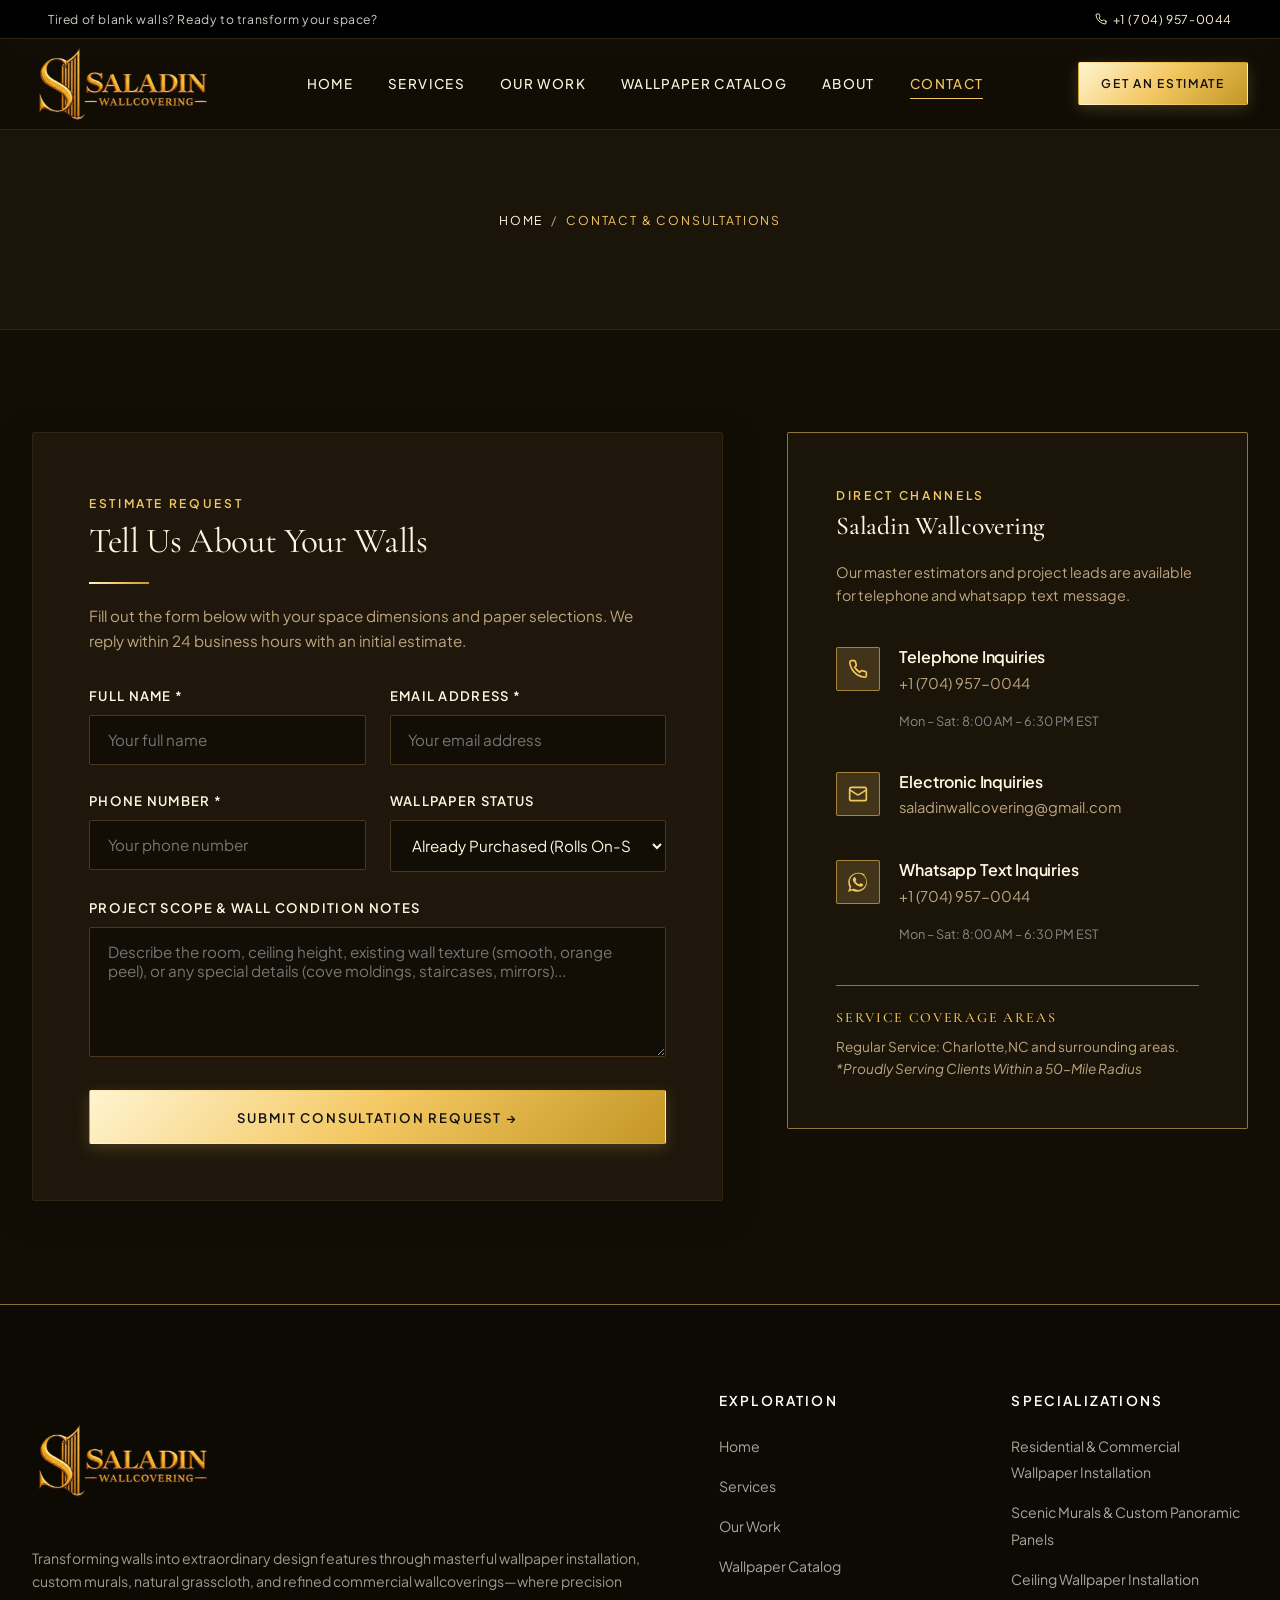
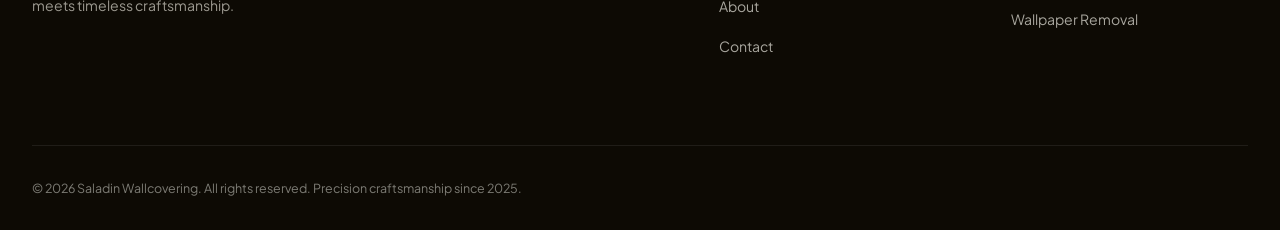
<file: contact.html>
<!DOCTYPE html>
<html lang="en" data-theme="gilded">
<head>
  <meta charset="UTF-8">
  <meta name="viewport" content="width=device-width, initial-scale=1.0">
  <title>Contact & Consultations | Saladin Wallcovering - Request an Estimate</title>
  <meta name="description" content="Contact Saladin Wallcovering for luxury wallpaper hanging estimates, on-site laser measuring, and trade partnership inquiries.">
  <link rel="stylesheet" href="css/styles.css">
  <link rel="icon" type="image/png" href="logo.png">
  <link rel="preconnect" href="https://fonts.googleapis.com">
  <link rel="preconnect" href="https://fonts.gstatic.com" crossorigin>
</head>
<body>

  <!-- Top Luxury Announcement Bar -->
  <div class="announcement-bar">
    <div class="container">
      <div>Tired of blank walls? Ready to transform your space?</div>
      <div class="announcement-bar-contact">
        <a href="tel:+18007252346">
          <svg width="12" height="12" viewBox="0 0 24 24" fill="none" stroke="currentColor" stroke-width="2" stroke-linecap="round" stroke-linejoin="round"><path d="M22 16.92v3a2 2 0 0 1-2.18 2 19.79 19.79 0 0 1-8.63-3.07 19.5 19.5 0 0 1-6-6 19.79 19.79 0 0 1-3.07-8.67A2 2 0 0 1 4.11 2h3a2 2 0 0 1 2 1.72 12.84 12.84 0 0 0 .7 2.81 2 2 0 0 1-.45 2.11L8.09 9.91a16 16 0 0 0 6 6l1.27-1.27a2 2 0 0 1 2.11-.45 12.84 12.84 0 0 0 2.81.7A2 2 0 0 1 22 16.92z"></path></svg>
          +1 (704) 957-0044
        </a>
        <!-- <a href="contact.html">
          <svg width="12" height="12" viewBox="0 0 24 24" fill="none" stroke="currentColor" stroke-width="2" stroke-linecap="round" stroke-linejoin="round"><rect width="20" height="16" x="2" y="4" rx="2"></rect><path d="m22 7-8.97 5.7a1.94 1.94 0 0 1-2.06 0L2 7"></path></svg>
          Inquire Consultation
        </a> -->
      </div>
    </div>
  </div>

  <!-- Main Navigation Header -->
  <header class="site-header">
    <div class="container">
      <nav class="navbar">
        <a href="index.html" class="brand-logo" aria-label="Saladin Wallcovering Home">
          <img src="logo.png" alt="Saladin Wallcovering" class="brand-logo-img">
        </a>

        <ul class="nav-links">
          <li><a href="index.html" class="nav-link">Home</a></li>
          <li><a href="services.html" class="nav-link">Services</a></li>
          <li><a href="work.html" class="nav-link">Our Work</a></li>
          <li><a href="catalog.html" class="nav-link">Wallpaper Catalog</a></li>
          <li><a href="about.html" class="nav-link">About</a></li>
          <li><a href="contact.html" class="nav-link active">Contact</a></li>
        </ul>

        <div class="nav-actions">
          <a href="contact.html" class="btn btn-gold btn-sm">Get an Estimate</a>
          <button class="mobile-toggle" aria-label="Toggle navigation menu">
            <svg viewBox="0 0 24 24" fill="none" stroke="currentColor" stroke-width="2"><line x1="3" y1="12" x2="21" y2="12"></line><line x1="3" y1="6" x2="21" y2="6"></line><line x1="3" y1="18" x2="21" y2="18"></line></svg>
          </button>
        </div>
      </nav>
    </div>
  </header>

  <!-- Mobile Drawer -->
  <div class="mobile-drawer-backdrop"></div>
  <aside class="mobile-drawer">
    <div class="mobile-drawer-header">
      <a href="index.html" class="brand-logo" aria-label="Saladin Wallcovering Home">
        <img src="logo.png" alt="Saladin Wallcovering" class="brand-logo-img mobile-drawer-logo">
      </a>
      <button class="drawer-close" aria-label="Close menu">&times;</button>
    </div>
    <div class="mobile-nav-links">
      <a href="index.html" class="mobile-nav-link">Home</a>
      <a href="services.html" class="mobile-nav-link">Services</a>
      <a href="work.html" class="mobile-nav-link">Our Work</a>
      <a href="catalog.html" class="mobile-nav-link">Wallpaper Catalog</a>
      <a href="about.html" class="mobile-nav-link">About Us</a>
      <a href="contact.html" class="mobile-nav-link active">Contact & Consultations</a>
    </div>
    <div style="margin-top: auto; padding-top: 1.5rem; border-top: 1px solid #ebe9e3;">
      <a href="contact.html" class="btn btn-gold" style="width: 100%; margin-bottom: 1rem;">Book a Consultation</a>
      <div style="font-size: 0.82rem; color: #6f6e69; text-align: center;">
        Direct Line: +1 (704) 957-0044<br>saladinwallcovering@gmail.com
      </div>
    </div>
  </aside>

  <!-- Page Banner -->
  <section class="page-banner">
    <div class="container">
      <div class="page-banner-content">
        <div class="breadcrumb">
          <a href="index.html">Home</a> <span>/</span> <span style="color: var(--gold-base);">Contact & Consultations</span>
        </div>
        <!-- <h1 class="gold-gradient-text">Initiate Your Project Consultation</h1> -->
        <!-- <p>Whether you have rolls in hand ready for hanging or are in the initial planning phase with an interior designer, our master paperhangers are at your disposal.</p> -->
      </div>
    </div>
  </section>

  <!-- Main Contact Form & Info Grid -->
  <section class="section-padding">
    <div class="container">
      <div class="contact-grid">
        
        <!-- Interactive Consultation Form -->
        <div class="contact-form-container">
          <div class="eyebrow eyebrow-no-line" style="margin-bottom: 0.4rem;">ESTIMATE REQUEST</div>
          <h2 style="font-size: 2.2rem; margin-bottom: 0.6rem;">Tell Us About Your Walls</h2>
          <div class="gold-divider left"></div>
          <p style="color: var(--text-muted); font-size: 0.95rem; margin-bottom: 2rem;">
            Fill out the form below with your space dimensions and paper selections. We reply within 24 business hours with an initial estimate.
          </p>

          <form id="consultationForm">
            <div class="form-row-2">
              <div class="form-group">
                <label for="clientName">Full Name *</label>
                <input type="text" id="clientName" required class="form-control" placeholder="Your full name">
              </div>
              <div class="form-group">
                <label for="clientEmail">Email Address *</label>
                <input type="email" id="clientEmail" required class="form-control" placeholder="Your email address">
              </div>
            </div>

            <div class="form-row-2">
              <div class="form-group">
                <label for="clientPhone">Phone Number *</label>
                <input type="tel" id="clientPhone" required class="form-control" placeholder="Your phone number">
              </div>
             <div class="form-group">
                <label for="wallpaperStatus">Wallpaper Status</label>
                <select id="wallpaperStatus" class="form-control">
                  <option value="purchased">Already Purchased (Rolls On-Site)</option>
                  <option value="ordered">Ordered & Awaiting Delivery</option>
                  <option value="sourcing">Need Recommendation / Catalog Selection</option>
               
                </select>
              </div>
            </div>

            <div class="form-row-2">
             
           
            </div>

        

            <!-- <div class="form-group">
              <label for="projectTimeline">Desired Installation Timeline</label>
              <select id="projectTimeline" class="form-control">
                <option value="immediate">Immediate / Urgent (Next Days)</option>
                <option value="month" selected>Within a week</option>
                <option value="future">Within a month</option>
            
              </select>
            </div> -->

            <div class="form-group">
              <label for="projectNotes">Project Scope & Wall Condition Notes</label>
              <textarea id="projectNotes" class="form-control" placeholder="Describe the room, ceiling height, existing wall texture (smooth, orange peel), or any special details (cove moldings, staircases, mirrors)..."></textarea>
            </div>

            <button type="submit" class="btn btn-gold" style="width: 100%; padding: 1.1rem;">
              Submit Consultation Request &rarr;
            </button>
          </form>
        </div>

        <!-- Contact Details & Atelier Info -->
        <div>
          <div class="contact-info-card">
            <div>
              <div class="eyebrow eyebrow-no-line" style="margin-bottom: 0.3rem;">DIRECT CHANNELS</div>
              <h3 style="font-size: 1.6rem; margin-bottom: 1.2rem;">Saladin Wallcovering</h3>
              <p style="font-size: 0.9rem; color: var(--text-muted); line-height: 1.6;">
                Our master estimators and project leads are available for telephone and whatsapp &nbsp;text &nbsp;message.
              </p>
            </div>

            <div class="info-block">
              <div class="info-icon">
                <svg viewBox="0 0 24 24" fill="none" stroke="currentColor" stroke-width="2"><path d="M22 16.92v3a2 2 0 0 1-2.18 2 19.79 19.79 0 0 1-8.63-3.07 19.5 19.5 0 0 1-6-6 19.79 19.79 0 0 1-3.07-8.67A2 2 0 0 1 4.11 2h3a2 2 0 0 1 2 1.72 12.84 12.84 0 0 0 .7 2.81 2 2 0 0 1-.45 2.11L8.09 9.91a16 16 0 0 0 6 6l1.27-1.27a2 2 0 0 1 2.11-.45 12.84 12.84 0 0 0 2.81.7A2 2 0 0 1 22 16.92z"></path></svg>
              </div>
              <div class="info-details">
                <h4>Telephone Inquiries</h4>
                <p><a href="tel:+18007252346">+1 (704) 957-0044</a></p>
                <p style="font-size: 0.8rem; color: #888;">Mon – Sat: 8:00 AM – 6:30 PM EST</p>
              </div>
            </div>

            <div class="info-block">
              <div class="info-icon">
                <svg viewBox="0 0 24 24" fill="none" stroke="currentColor" stroke-width="2"><rect width="20" height="16" x="2" y="4" rx="2"></rect><path d="m22 7-8.97 5.7a1.94 1.94 0 0 1-2.06 0L2 7"></path></svg>
              </div>
              <div class="info-details">
                <h4>Electronic Inquiries</h4>
                <p><a href="mailto:saladinwallcovering@gmail.com">saladinwallcovering@gmail.com</a></p>
                <!-- <p><a href="mailto:trade@saladinwalls.com">trade@saladinwalls.com (Trade & Spec)</a></p> -->
              </div>
            </div>

            <div class="info-block">
              <div class="info-icon">
                <svg viewBox="0 0 24 24" fill="currentColor" stroke="none" style="stroke: none;">
                  <path d="M17.47 14.38c-.3-.15-1.78-.88-2.06-.98-.28-.1-.48-.15-.68.15-.2.3-.78.98-.95 1.18-.18.2-.35.23-.65.08-.3-.15-1.27-.47-2.42-1.5-.9-.8-1.5-1.79-1.68-2.09-.17-.3-.02-.46.13-.61.14-.14.3-.35.45-.53.15-.17.2-.3.3-.5.1-.2.05-.38-.02-.53-.08-.15-.68-1.63-.93-2.24-.25-.58-.5-.5-.68-.51-.18 0-.38 0-.58 0-.2 0-.53.08-.8.38-.28.3-1.06 1.03-1.06 2.51 0 1.48 1.08 2.91 1.23 3.11.15.2 2.13 3.25 5.15 4.55.72.31 1.28.5 1.72.64.72.23 1.38.2 1.9.12.58-.09 1.78-.73 2.03-1.43.25-.7.25-1.3.18-1.43-.08-.13-.28-.2-.58-.35m-5.43 7.22h-.01a9.87 9.87 0 0 1-5.03-1.38l-.36-.21-3.74.98 1-3.65-.24-.37a9.86 9.86 0 0 1-1.51-5.26c0-5.45 4.43-9.88 9.88-9.88 2.64 0 5.12 1.03 6.98 2.9 1.86 1.86 2.89 4.34 2.89 6.98 0 5.45-4.43 9.89-9.86 9.89m8.4-18.26A11.77 11.77 0 0 0 12.04.89C5.59.89.33 6.15.33 12.6a11.7 11.7 0 0 0 1.57 5.89L0 23.6l5.24-1.38a11.7 11.7 0 0 0 5.8 1.53h.01c6.45 0 11.71-5.26 11.71-11.71a11.66 11.66 0 0 0-3.43-8.3z"/>
                </svg>
              </div>
              <div class="info-details">
                <h4>Whatsapp Text Inquiries</h4>
                <p>+1 (704) 957-0044</p>
                <p style="font-size: 0.8rem; color: #888;">Mon – Sat: 8:00 AM – 6:30 PM EST</p>
              </div>
            </div>

            <div style="border-top: 1px solid var(--gold-border); padding-top: 1.5rem;">
              <h4 style="font-size: 0.88rem; text-transform: uppercase; letter-spacing: 0.12em; color: var(--gold-base); margin-bottom: 0.6rem;">Service Coverage Areas</h4>
              <p style="font-size: 0.85rem; color: var(--text-muted); line-height: 1.6; margin: 0;">
                Regular Service: Charlotte,NC and surrounding areas.<br>
                <em>*Proudly Serving Clients Within a 50-Mile Radius</em>
              </p>
            </div>
          </div>
        </div>

      </div>
    </div>
  </section>

  <!-- Pre-Consultation FAQ Accordion
  <section class="section-padding" style="background-color: var(--bg-secondary); border-top: 1px solid var(--border-subtle); border-bottom: 1px solid var(--border-subtle);">
    <div class="container">
      <div class="section-header">
        <div class="eyebrow">PREPARATION GUIDANCE</div>
        <h2>What to Prepare Before Your Consultation</h2>
        <div class="gold-divider"></div>
        <p class="section-subtitle">Help us provide the most accurate estimate and fastest project turnaround.</p>
      </div>

      <div class="faq-accordion">
        <div class="faq-item active">
          <button class="faq-question">
            <span>What measurements do you need for an initial quote?</span>
            <span class="faq-icon">+</span>
          </button>
          <div class="faq-answer">
            <p>Simple floor-to-ceiling heights and wall lengths (width) are all we need for an accurate preliminary quote. Include note of any large obstructions like picture windows, fireplaces, or double-door entries. Our team will verify exact measurements on site before installing.</p>
          </div>
        </div>

        <div class="faq-item">
          <button class="faq-question">
            <span>Should I take photos of my room?</span>
            <span class="faq-icon">+</span>
          </button>
          <div class="faq-answer">
            <p>Yes! Photos of the walls, especially corners, windows, and existing electrical or lighting fixtures, are extremely helpful. You can mention in your message that you have photos ready, and our estimator will request them via email or text.</p>
          </div>
        </div>

        <div class="faq-item">
          <button class="faq-question">
            <span>Do I need to remove furniture before the crew arrives?</span>
            <span class="faq-icon">+</span>
          </button>
          <div class="faq-answer">
            <p>We ask that fragile tabletop items and small furnishings be relocated. We gladly assist in pulling larger central pieces into the middle of the room and covering them with clean, heavy protective plastic sheeting.</p>
          </div>
        </div>
      </div>
    </div>
  </section> -->

  <!-- Global Modal Container -->
  <div id="globalModal" class="modal-backdrop">
    <div class="modal-box">
      <button id="modalClose" class="modal-close">&times;</button>
      <h3 id="modalTitle" style="font-family: var(--font-serif); font-size: 1.8rem; margin-bottom: 1.2rem;"></h3>
      <div id="modalBody"></div>
    </div>
  </div>

  <!-- Site Footer -->
  <footer class="site-footer">
    <div class="container">
      <div class="footer-top">
        <div class="footer-col">
          <a href="index.html" class="brand-logo footer-logo" style="margin-bottom: 1.2rem;" aria-label="Saladin Wallcovering Home">
            <img src="logo.png" alt="Saladin Wallcovering" class="brand-logo-img ">
          </a>
          <p style="font-size: 0.88rem; line-height: 1.7; color: #9c9990; margin-bottom: 1.5rem;">
            Transforming walls into extraordinary design features through masterful wallpaper installation, custom murals, natural grasscloth, and refined commercial wallcoverings—where precision meets timeless craftsmanship.
          </p>
          <div style="font-size: 0.85rem; color: var(--gold-light);">
            
          </div>
        </div>

        <div class="footer-col">
          <h4>Exploration</h4>
          <ul class="footer-links">
            <li><a href="index.html">Home</a></li>
            <li><a href="services.html">Services</a></li>
            <li><a href="work.html">Our Work</a></li>
            <li><a href="catalog.html">Wallpaper Catalog</a></li>
            <li><a href="about.html">About </a></li>
            <li><a href="contact.html">Contact</a></li>
          </ul>
        </div>

        <div class="footer-col">
          <h4>Specializations</h4>
          <ul class="footer-links">
            <li><a href="services.html#residential">Residential & Commercial Wallpaper Installation</a></li>
            <li><a href="services.html#murals">Scenic Murals & Custom Panoramic Panels</a></li>
            <li><a href="services.html#murals">Ceiling Wallpaper Installation</a></li>
            <li><a href="services.html#commercial">Wallpaper Removal</a></li>
       
          </ul>
        </div>

  
      </div>

      <div class="footer-bottom">
        <div>
          &copy; 2026 Saladin Wallcovering. All rights reserved. Precision craftsmanship since 2025.
        </div>
        <!-- <div class="footer-socials">
          <a href="#">Instagram</a>
          <a href="#">Pinterest</a>
          <a href="#">Architectural Digest</a>
          <a href="#">Houzz Pro</a>
        </div> -->
      </div>
    </div>
  </footer>

  <script src="js/main.js"></script>
</body>
</html>
</file>
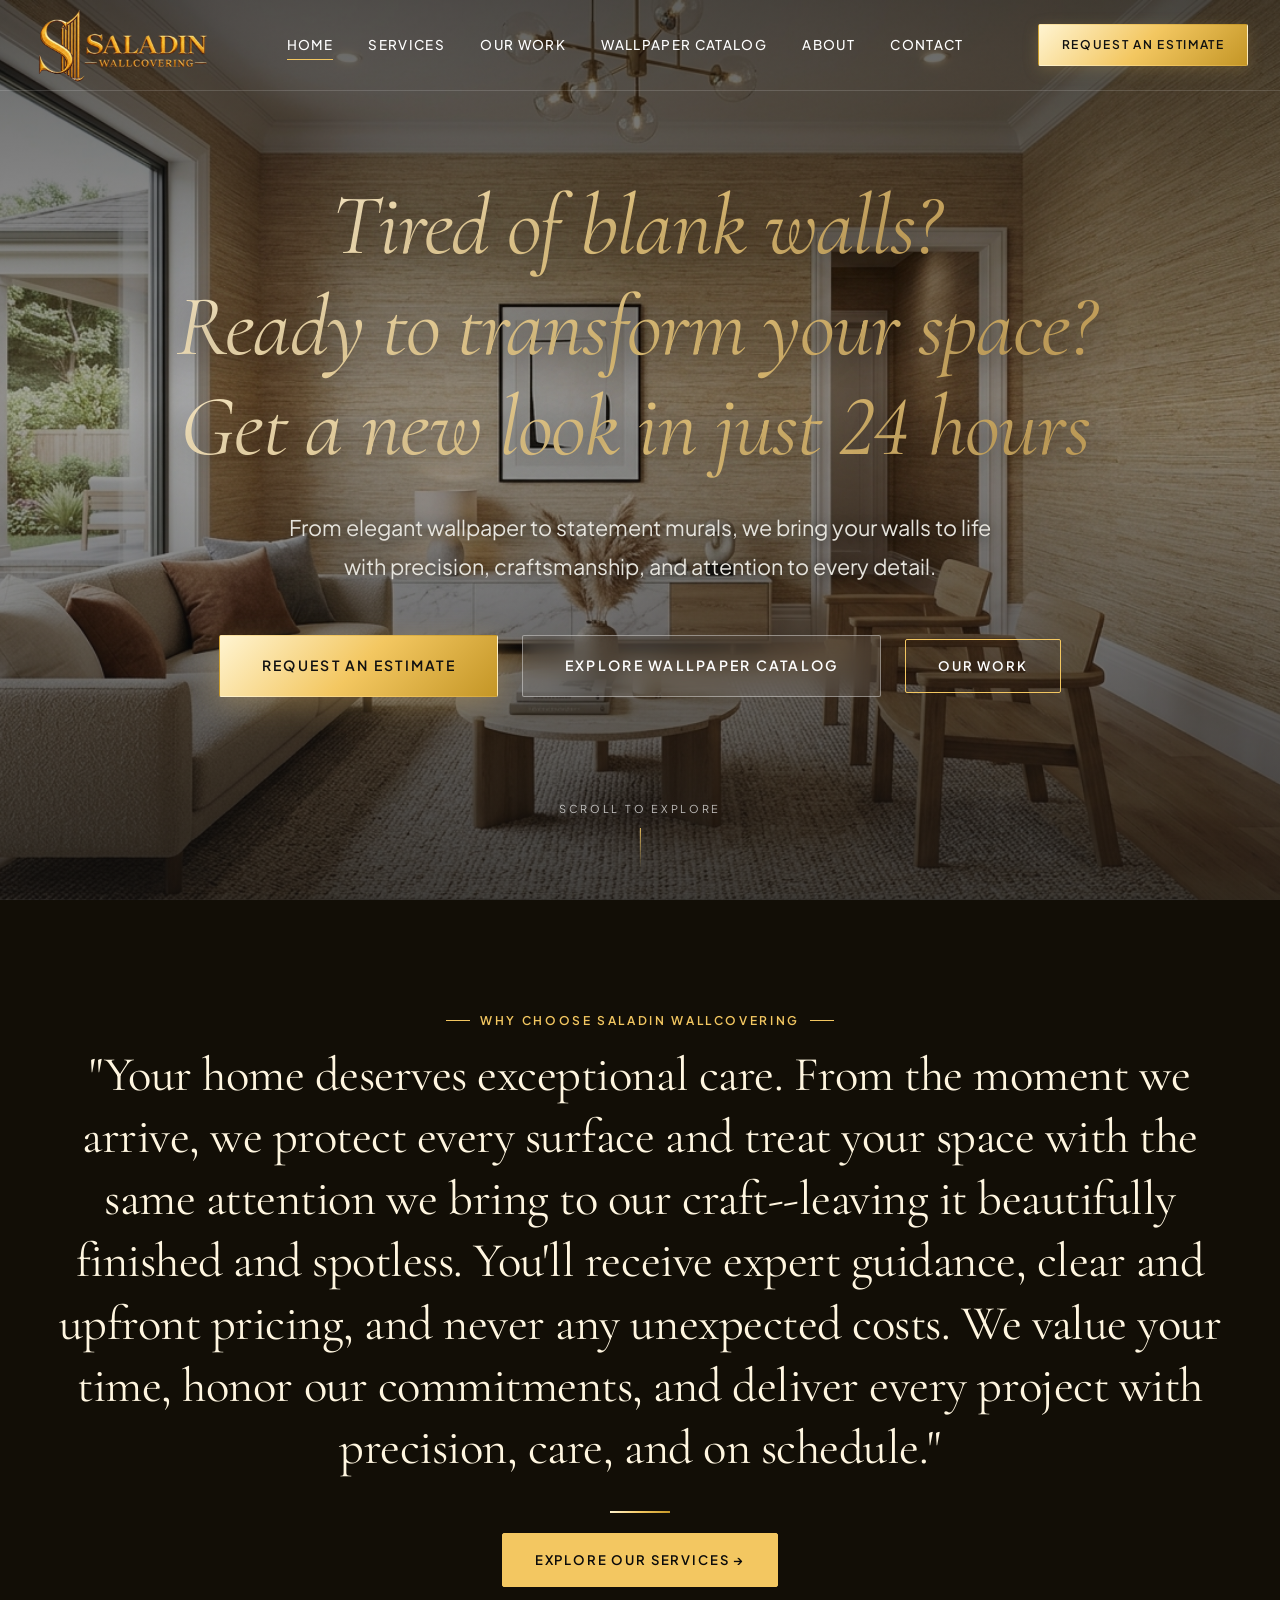
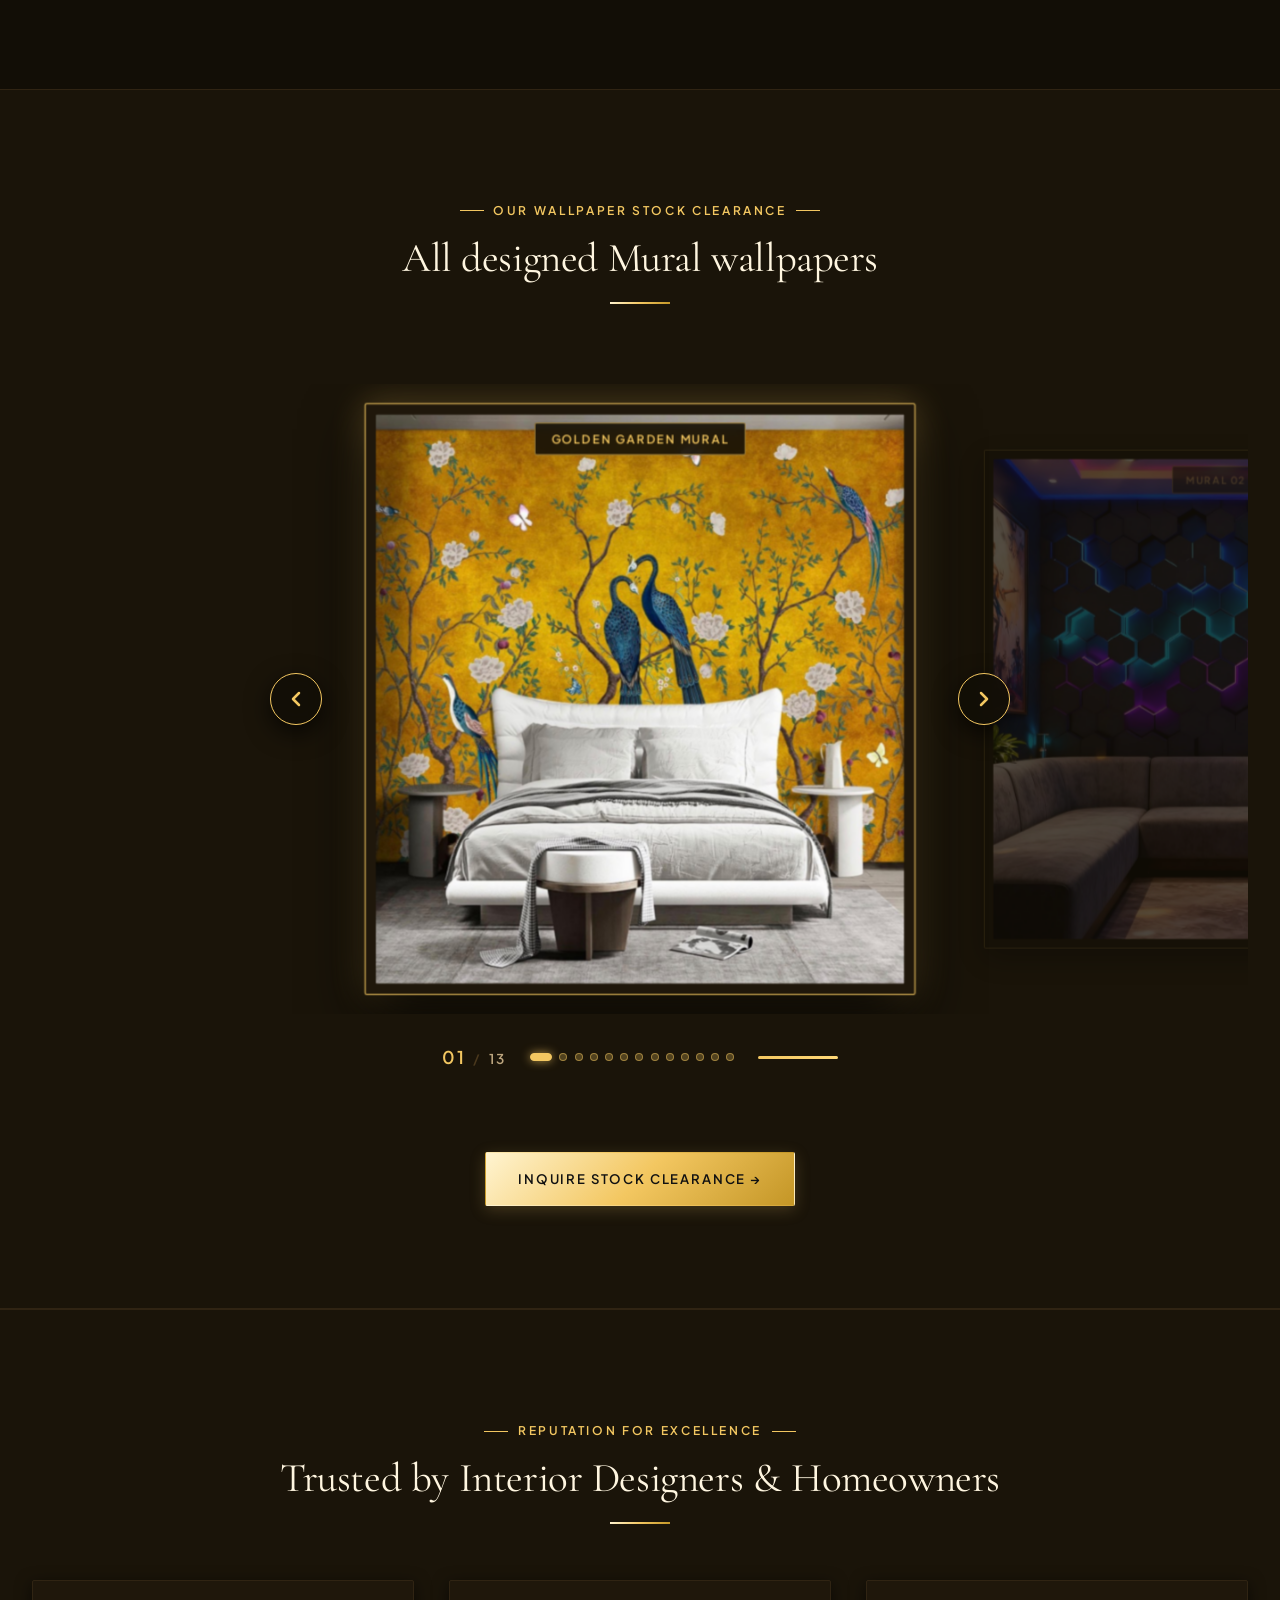
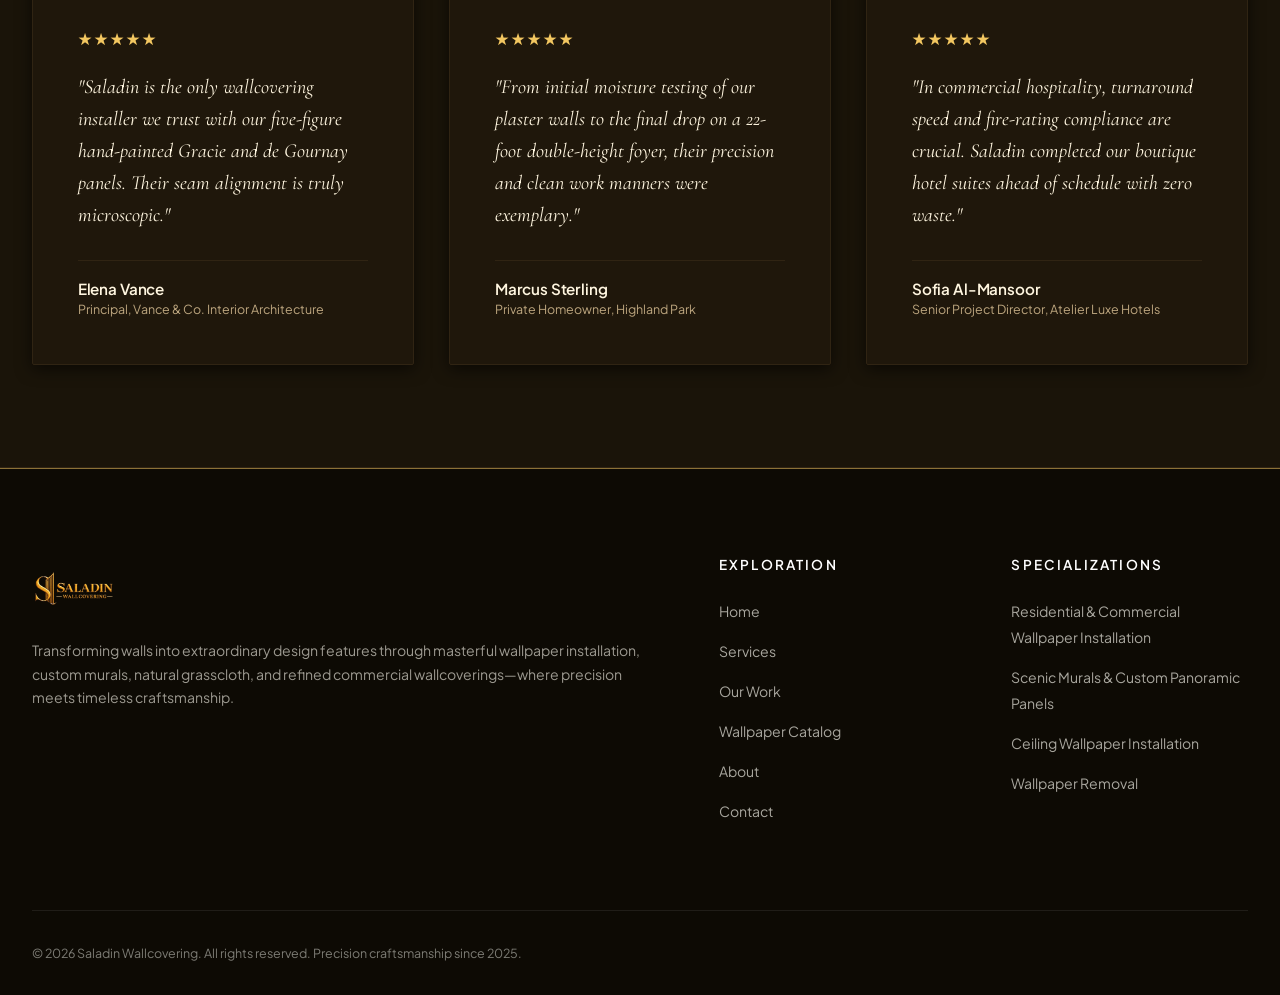
<file: home.html>
<!DOCTYPE html>
<html lang="en" data-theme="gilded">
<head>
  <meta charset="UTF-8">
  <meta name="viewport" content="width=device-width, initial-scale=1.0">
  <title>Saladin Wallcovering | Luxury Wallpaper Installation & Fine Wall Finishes</title>
  <meta name="description" content="Saladin Wallcovering delivers master wallpaper installation, custom murals, organic grasscloth, and commercial acoustic wallcoverings with flawless precision.">
  <link rel="stylesheet" href="css/styles.css">
  <link rel="icon" type="image/png" href="logo.png">
  <link rel="preconnect" href="https://fonts.googleapis.com">
  <link rel="preconnect" href="https://fonts.gstatic.com" crossorigin>

</head>
<body>

  <!-- Full-Screen Hero Section (100vh) -->
  <section class="hero-fullscreen">
    
    <!-- Transparent Overlay Header (Transforms to white on scroll) -->
    <header class="site-header header-overlay">
      <div class="container">
        <nav class="navbar">
          <a href="index.html" class="brand-logo" aria-label="Saladin Wallcovering Home">
            <img src="logo.png" alt="Saladin Wallcovering" class="brand-logo-img">
          </a>

          <ul class="nav-links">
            <li><a href="index.html" class="nav-link active">Home</a></li>
            <li><a href="services.html" class="nav-link">Services</a></li>
            <li><a href="work.html" class="nav-link">Our Work</a></li>
            <li><a href="catalog.html" class="nav-link">Wallpaper Catalog</a></li>
            <li><a href="about.html" class="nav-link">About</a></li>
            <li><a href="contact.html" class="nav-link">Contact</a></li>
          </ul>

          <div class="nav-actions">
            <a href="contact.html" class="btn btn-gold btn-sm">Request an Estimate</a>
            <button class="mobile-toggle" aria-label="Toggle navigation menu">
              <svg viewBox="0 0 24 24" fill="none" stroke="currentColor" stroke-width="2" stroke-linecap="round" stroke-linejoin="round"><line x1="3" y1="12" x2="21" y2="12"></line><line x1="3" y1="6" x2="21" y2="6"></line><line x1="3" y1="18" x2="21" y2="18"></line></svg>
            </button>
          </div>
        </nav>
      </div>
    </header>

    <!-- Hero Content (Centered, Grand Typography) -->
    <div class="hero-fullscreen-content">
    
      
      <h1 class="hero-fullscreen-title">
      
        <em>Tired of blank walls?</em>
         <em>Ready to transform your space?</em>
          <em>Get a new look in just 24 hours</em>
      </h1>

      <p class="hero-fullscreen-description">
         From elegant wallpaper to statement murals, we bring your walls to life with precision, craftsmanship, and attention to every detail.
      </p>

      <div class="hero-fullscreen-actions">
        <a href="contact.html" class="btn btn-hero-primary">Request an Estimate</a>
        <a href="catalog.html" class="btn btn-hero-secondary">Explore Wallpaper Catalog</a>
        <a href="work.html" class="btn btn-outline-gold" style="color: #ffffff; border-color: var(--gold-base);">Our Work</a>
      </div>
    </div>

    <!-- Scroll Indicator -->
    <a href="#intro-section" class="hero-scroll-prompt">
      <span>Scroll to Explore</span>
      <div class="scroll-line"></div>
    </a>
  </section>

  <!-- Mobile Drawer Menu -->
  <div class="mobile-drawer-backdrop"></div>
  <aside class="mobile-drawer">
    <div class="mobile-drawer-header">
      <a href="index.html" class="brand-logo" aria-label="Saladin Wallcovering Home">
        <img src="logo.png" alt="Saladin Wallcovering" class="brand-logo-img mobile-drawer-logo">
      </a>
      <button class="drawer-close" aria-label="Close menu">&times;</button>
    </div>
    <div class="mobile-nav-links">
      <a href="index.html" class="mobile-nav-link active">Home</a>
      <a href="services.html" class="mobile-nav-link">Services</a>
      <a href="work.html" class="mobile-nav-link">Our Work</a>
      <a href="catalog.html" class="mobile-nav-link">Wallpaper Catalog</a>
      <a href="about.html" class="mobile-nav-link">About Us</a>
      <a href="contact.html" class="mobile-nav-link">Contact & Consultations</a>
    </div>
    <div style="margin-top: auto; padding-top: 1.5rem; border-top: 1px solid #ebe9e3;">
      <a href="contact.html" class="btn btn-gold" style="width: 100%; margin-bottom: 1rem;">Book a Consultation</a>
      <div style="font-size: 0.82rem; color: #6f6e69; text-align: center;">
        Direct Line: +1 (704) 957-0044<br>saladinwallcovering@gmail.com
      </div>
    </div>
  </aside>



  <!-- Editorial Statement Section (Pure Crisp White) -->
  <section id="intro-section" class="section-padding" style="background-color: var(--bg-primary);">
    <div class="container">
      <div style=" margin: 0 auto; text-align: center;">
        <div class="eyebrow">WHY CHOOSE SALADIN WALLCOVERING</div>
        <h2 style="font-size: clamp(1.8rem, 3.8vw, 3.2rem); font-weight: 400; line-height: 1.28; margin-bottom: 2rem;">
          "Your home deserves exceptional care. From the moment we arrive, we protect every surface and treat your space with the same attention we bring to our craft--leaving it beautifully finished and spotless. You'll receive expert guidance, clear and upfront pricing, and never any unexpected costs. We value your time, honor our commitments, and deliver every project with precision, care, and on schedule."        </h2>
        <div class="gold-divider"></div>
        <!-- <p style="color: var(--text-muted); font-size: 1.12rem; line-height: 1.9; max-width: 720px; margin: 0 auto 2.5rem auto;">
          Whether installing five-figure hand-painted scenic panels, fragile natural Japanese grasscloth, or architectural acoustic textiles, our certified paperhangers ensure micron-level plumb alignment and total substrate preservation.
        </p> -->
        <div style="display: flex; gap: 1.2rem; justify-content: center; flex-wrap: wrap;">
          <a href="services.html" class="btn btn-black">Explore Our Services &rarr;</a>
          <!-- <a href="about.html" class="btn btn-outline-dark">Our Heritage & Craft</a> -->
        </div>
      </div>
    </div>
  </section>

  <!-- Curated Service Disciplines (Modern Clean Cards) -->
  <section class="section-padding" style="background-color: var(--bg-secondary); border-top: 1px solid var(--border-subtle); border-bottom: 1px solid var(--border-subtle);">
    <div class="container">
      <div class="section-header">
        <div class="eyebrow">Our Wallpaper Stock Clearance</div>
        <h2>All designed Mural wallpapers</h2>
        <div class="gold-divider"></div>
        <!-- <p class="section-subtitle">All designed Mural wallpapers</p> -->
      </div>

      <!-- Voyager Portrait Mural Slider (Height > Width) -->
      <div class="voyager-slider-wrapper" id="voyagerSliderWrapper">
        <div class="voyager-slider-container" id="homeMuralSlider" tabindex="0" aria-label="Mural Wallpapers Voyager Showcase">
          
          <div class="voyager-slider-track" id="homeSliderTrack">
            <!-- Slide 1 -->
            <div class="voyager-card active" data-index="0">
              <div class="voyager-card-badge">Golden Garden Mural</div>
              <div class="voyager-card-inner">
                <img src="images/silder/2cc681d6-f97c-4d5b-8129-a873a36167d3.jpg" alt="Designed Mural Wallpaper 01" loading="eager">
              </div>
            </div>
            <!-- Slide 2 -->
            <div class="voyager-card" data-index="1">
              <div class="voyager-card-badge">Mural 02</div>
              <div class="voyager-card-inner">
                <img src="images/silder/2f60f7ba-9114-475b-adc2-49f5a128fe6d.jpg" alt="Designed Mural Wallpaper 02" loading="lazy">
              </div>
            </div>
            <!-- Slide 3 -->
            <div class="voyager-card" data-index="2">
              <div class="voyager-card-badge">Mural 03</div>
              <div class="voyager-card-inner">
                <img src="images/silder/3ae59dc0-680b-4499-89ab-f8dfdb011554.jpg" alt="Designed Mural Wallpaper 03" loading="lazy">
              </div>
            </div>
            <!-- Slide 4 -->
            <div class="voyager-card" data-index="3">
              <div class="voyager-card-badge">Mural 04</div>
              <div class="voyager-card-inner">
                <img src="images/silder/3c469c49-572c-4834-9c96-e7e8f9cdd76e.jpg" alt="Designed Mural Wallpaper 04" loading="lazy">
              </div>
            </div>
            <!-- Slide 5 -->
            <div class="voyager-card" data-index="4">
              <div class="voyager-card-badge">Mountain with lake Photo Mural</div>
              <div class="voyager-card-inner">
                <img src="images/silder/82efe76d-6912-4ef5-895c-a2dcdade6de8.jpg" alt="Designed Mural Wallpaper 05" loading="lazy">
              </div>
            </div>
            <!-- Slide 6 -->
            <div class="voyager-card" data-index="5">
              <div class="voyager-card-badge">Forest Morning Mist Mural</div>
              <div class="voyager-card-inner">
                <img src="images/silder/851191ab-3449-4af9-8764-64b31b4aef12.jpg" alt="Designed Mural Wallpaper 06" loading="lazy">
              </div>
            </div>
            <!-- Slide 7 -->
            <div class="voyager-card" data-index="6">
              <div class="voyager-card-badge">Mural 07</div>
              <div class="voyager-card-inner">
                <img src="images/silder/a95f4b67-af80-41a7-bddd-ecdda25df76b.jpg" alt="Designed Mural Wallpaper 07" loading="lazy">
              </div>
            </div>
            <!-- Slide 8 -->
            <div class="voyager-card" data-index="7">
              <div class="voyager-card-badge">Mural 08</div>
              <div class="voyager-card-inner">
                <img src="images/silder/ccbd8dc6-8bea-4ae5-9bef-949d31bc656a.jpg" alt="Designed Mural Wallpaper 08" loading="lazy">
              </div>
            </div>
            <!-- Slide 9 -->
            <div class="voyager-card" data-index="8">
              <div class="voyager-card-badge">Mural 09</div>
              <div class="voyager-card-inner">
                <img src="images/silder/d465392d-89eb-49e6-93c3-960ac9f350d4.jpg" alt="Designed Mural Wallpaper 09" loading="lazy">
              </div>
            </div>
            <!-- Slide 10 -->
            <div class="voyager-card" data-index="9">
              <div class="voyager-card-badge">Mural 10</div>
              <div class="voyager-card-inner">
                <img src="images/silder/d908b81e-4d00-470b-bf95-68281e584d7d.jpg" alt="Designed Mural Wallpaper 10" loading="lazy">
              </div>
            </div>
            <!-- Slide 11 -->
            <div class="voyager-card" data-index="10">
              <div class="voyager-card-badge">Mural 11</div>
              <div class="voyager-card-inner">
                <img src="images/silder/da96a4e4-5eea-490b-a32e-26e2df6e910d.jpg" alt="Designed Mural Wallpaper 11" loading="lazy">
              </div>
            </div>
            <!-- Slide 12 -->
            <div class="voyager-card" data-index="11">
              <div class="voyager-card-badge">Mural 12</div>
              <div class="voyager-card-inner">
                <img src="images/silder/db457ff8-4f4e-4c00-9c2f-1b347c9863c0.jpg" alt="Designed Mural Wallpaper 12" loading="lazy">
              </div>
            </div>
            <!-- Slide 13 -->
            <div class="voyager-card" data-index="12">
              <div class="voyager-card-badge">Mural 13</div>
              <div class="voyager-card-inner">
                <img src="images/silder/e255a554-1ee3-4238-b31e-f02cefcb71bd.jpg" alt="Designed Mural Wallpaper 13" loading="lazy">
              </div>
            </div>
          </div>

          <!-- Navigation Prev / Next Buttons -->
          <button type="button" class="voyager-nav-btn prev" id="homeSliderPrev" aria-label="Previous image">
            <svg width="24" height="24" viewBox="0 0 24 24" fill="none" stroke="currentColor" stroke-width="2.5" stroke-linecap="round" stroke-linejoin="round"><polyline points="15 18 9 12 15 6"></polyline></svg>
          </button>
          <button type="button" class="voyager-nav-btn next" id="homeSliderNext" aria-label="Next image">
            <svg width="24" height="24" viewBox="0 0 24 24" fill="none" stroke="currentColor" stroke-width="2.5" stroke-linecap="round" stroke-linejoin="round"><polyline points="9 18 15 12 9 6"></polyline></svg>
          </button>
        </div>

        <!-- Controls Bar: Counter, Dots, Progress -->
        <div class="voyager-controls-bar">
          <div class="voyager-counter" id="homeSliderCounter">
            <span class="active-num">01</span> <span class="sep">/</span> <span class="total-num">13</span>
          </div>
          <div class="voyager-dots" id="homeSliderDots" role="tablist" aria-label="Slider pagination"></div>
          <div class="voyager-progress-track">
            <div class="voyager-progress-bar" id="homeSliderProgress"></div>
          </div>
        </div>
      </div>

      <div style="text-align: center; margin-top: 3rem; display: flex; gap: 1.2rem; justify-content: center; flex-wrap: wrap;">
        <!-- <a href="catalog.html" class="btn btn-gold">Explore Wallpaper Catalog &rarr;</a> -->
        <a href="contact.html?inquiry=Mural+Clearance" class="btn btn-gold">Inquire Stock Clearance &rarr;</a>
      </div>
    </div>
  </section>



  <!-- Designer & Client Testimonials -->
  <section class="section-padding testimonials-section">
    <div class="container">
      <div class="section-header">
        <div class="eyebrow">REPUTATION FOR EXCELLENCE</div>
        <h2>Trusted by Interior Designers & Homeowners</h2>
        <div class="gold-divider"></div>
      </div>

      <div class="card-grid-3">
        <div class="testimonial-card">
          <div class="testimonial-stars">★★★★★</div>
          <p class="testimonial-quote">
            "Saladin is the only wallcovering installer we trust with our five-figure hand-painted Gracie and de Gournay panels. Their seam alignment is truly microscopic."
          </p>
          <div class="testimonial-author">
            <div class="author-info">
              <h5>Elena Vance</h5>
              <p>Principal, Vance & Co. Interior Architecture</p>
            </div>
          </div>
        </div>

        <div class="testimonial-card">
          <div class="testimonial-stars">★★★★★</div>
          <p class="testimonial-quote">
            "From initial moisture testing of our plaster walls to the final drop on a 22-foot double-height foyer, their precision and clean work manners were exemplary."
          </p>
          <div class="testimonial-author">
            <div class="author-info">
              <h5>Marcus Sterling</h5>
              <p>Private Homeowner, Highland Park</p>
            </div>
          </div>
        </div>

        <div class="testimonial-card">
          <div class="testimonial-stars">★★★★★</div>
          <p class="testimonial-quote">
            "In commercial hospitality, turnaround speed and fire-rating compliance are crucial. Saladin completed our boutique hotel suites ahead of schedule with zero waste."
          </p>
          <div class="testimonial-author">
            <div class="author-info">
              <h5>Sofia Al-Mansoor</h5>
              <p>Senior Project Director, Atelier Luxe Hotels</p>
            </div>
          </div>
        </div>
      </div>
    </div>
  </section>



  <!-- Global Modal Container -->
  <div id="globalModal" class="modal-backdrop">
    <div class="modal-box">
      <button id="modalClose" class="modal-close">&times;</button>
      <h3 id="modalTitle" style="font-family: var(--font-serif); font-size: 1.8rem; margin-bottom: 1.2rem;"></h3>
      <div id="modalBody"></div>
    </div>
  </div>

  <!-- Site Footer -->
  <footer class="site-footer">
    <div class="container">
      <div class="footer-top">
        <div class="footer-col">
          <a href="index.html" class="brand-logo footer-logo" style="margin-bottom: 1.2rem;" aria-label="Saladin Wallcovering Home">
            <img src="logo.png" alt="Saladin Wallcovering" class="brand-logo-img footer-logo-img">
          </a>
          <p style="font-size: 0.88rem; line-height: 1.7; color: #9c9990; margin-bottom: 1.5rem;">
            Transforming walls into extraordinary design features through masterful wallpaper installation, custom murals, natural grasscloth, and refined commercial wallcoverings—where precision meets timeless craftsmanship.
          </p>
          <div style="font-size: 0.85rem; color: var(--gold-light);">
            
          </div>
        </div>

        <div class="footer-col">
          <h4>Exploration</h4>
          <ul class="footer-links">
            <li><a href="index.html">Home</a></li>
            <li><a href="services.html">Services</a></li>
            <li><a href="work.html">Our Work</a></li>
            <li><a href="catalog.html">Wallpaper Catalog</a></li>
            <li><a href="about.html">About </a></li>
            <li><a href="contact.html">Contact</a></li>
          </ul>
        </div>

        <div class="footer-col">
          <h4>Specializations</h4>
          <ul class="footer-links">
            <li><a href="services.html#residential">Residential & Commercial Wallpaper Installation</a></li>
            <li><a href="services.html#murals">Scenic Murals & Custom Panoramic Panels</a></li>
            <li><a href="services.html#murals">Ceiling Wallpaper Installation</a></li>
            <li><a href="services.html#commercial">Wallpaper Removal</a></li>
           
          </ul>
        </div>

        <!-- <div class="footer-col">
          <h4>Atelier Dispatch</h4>
          <p style="font-size: 0.85rem; color: #9c9990;">
            Receive our quarterly catalog of new wallcovering arrivals, pattern pairings, and architectural case studies.
          </p>
          <form class="newsletter-form">
            <input type="email" required placeholder="Enter your email" class="newsletter-input">
            <button type="submit" class="newsletter-btn">Join</button>
          </form>
          <div style="margin-top: 1.5rem; font-size: 0.85rem; color: #9c9990;">
            Direct Concierge: <a href="tel:+18007252346" style="color: var(--gold-light);">+1 (704) 957-0044</a><br>
            Email: <a href="mailto:saladinwallcovering@gmail.com" style="color: var(--gold-light);">saladinwallcovering@gmail.com</a>
          </div>
        </div> -->
      </div>

      <div class="footer-bottom">
        <div>
          &copy; 2026 Saladin Wallcovering. All rights reserved. Precision craftsmanship since 2025.
        </div>
        <!-- <div class="footer-socials">
          <a href="#">Instagram</a>
          <a href="#">Pinterest</a>
          <a href="#">Architectural Digest</a>
          <a href="#">Houzz Pro</a>
        </div> -->
      </div>
    </div>
  </footer>

  <script src="js/main.js"></script>
</body>
</html>
</file>
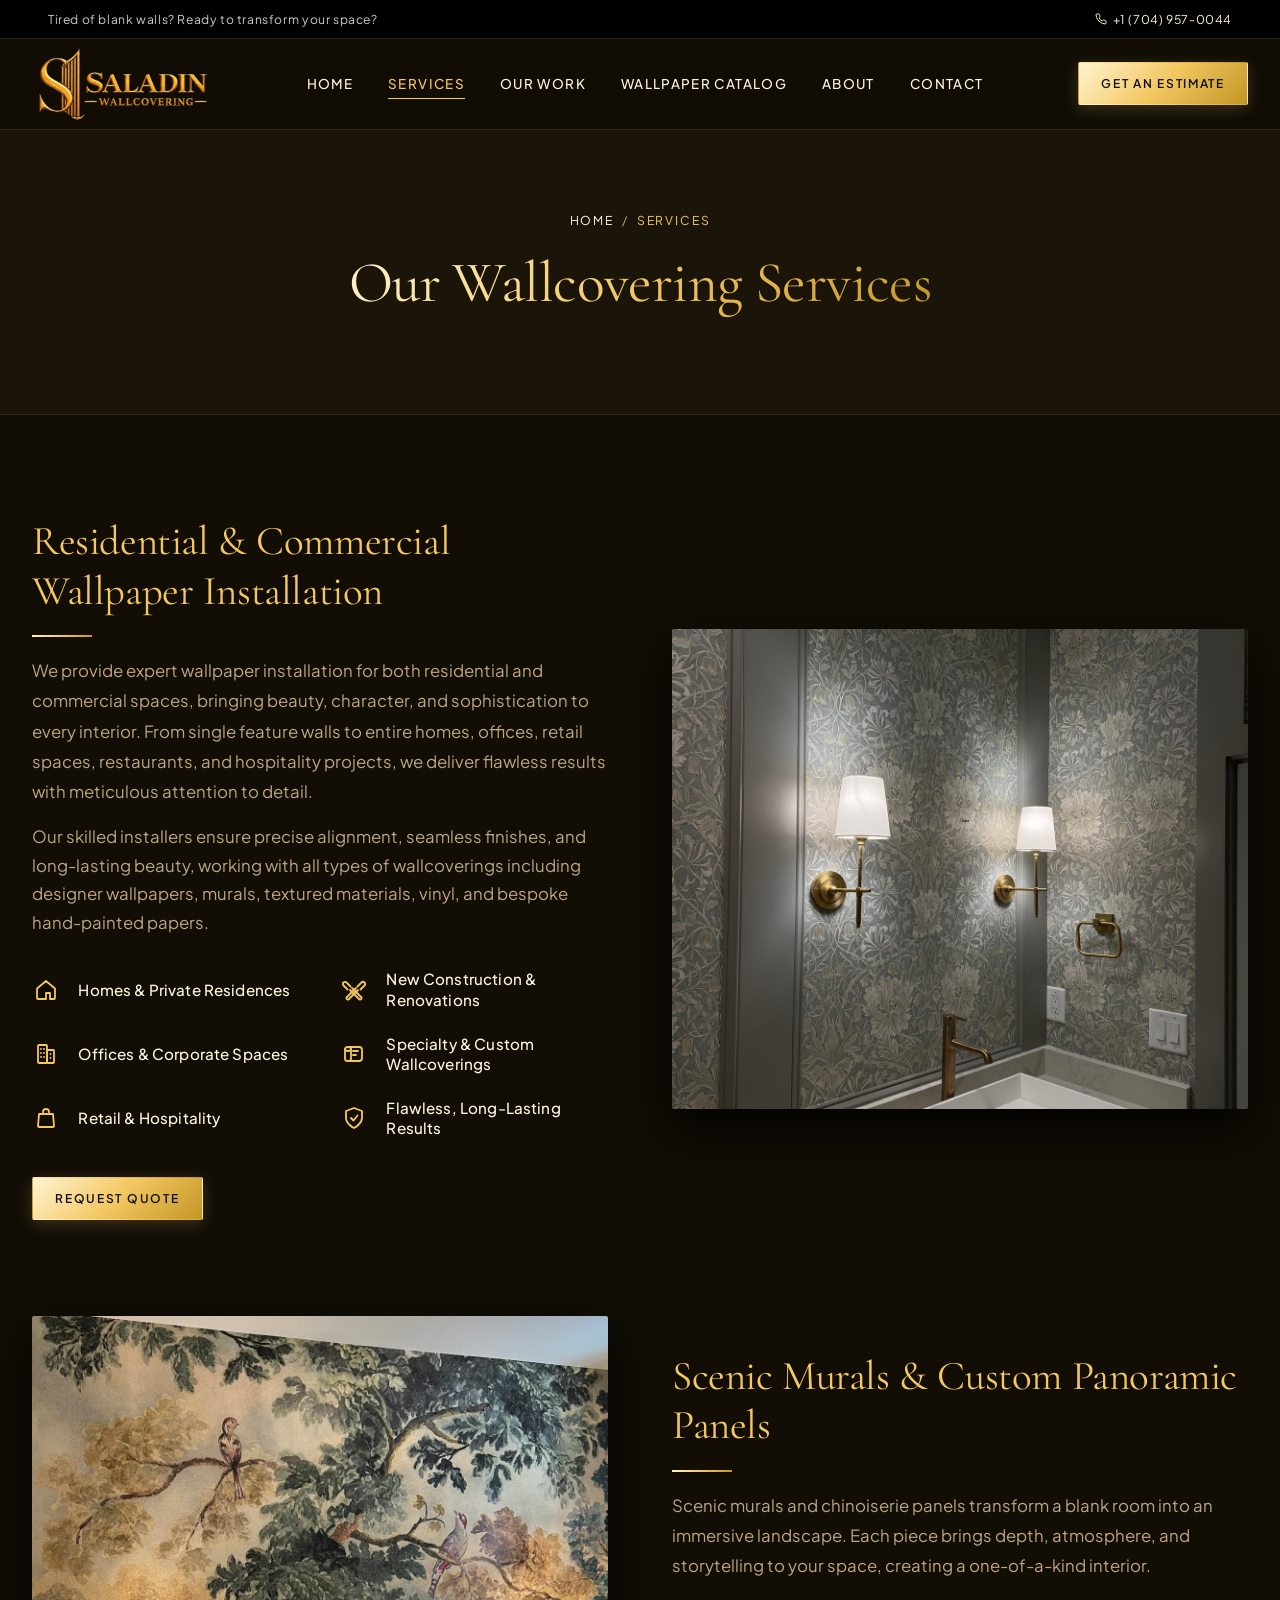
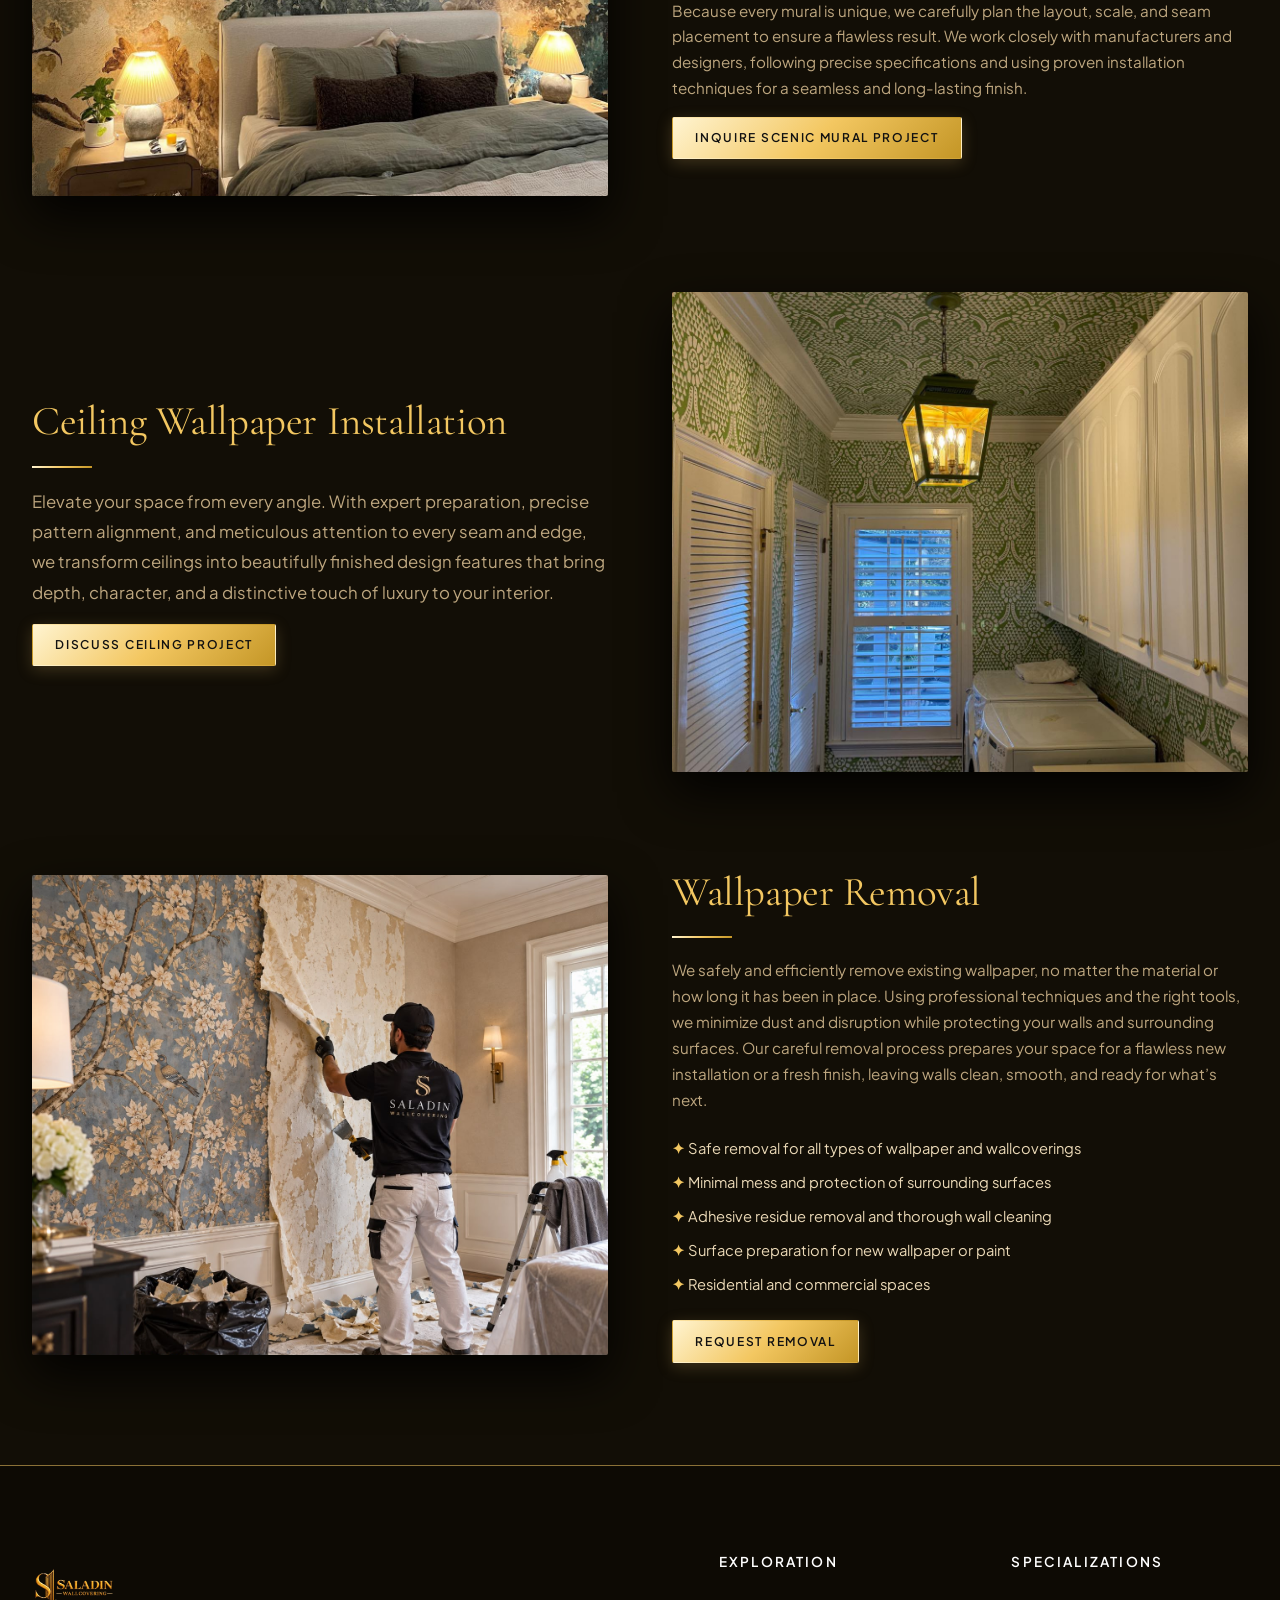
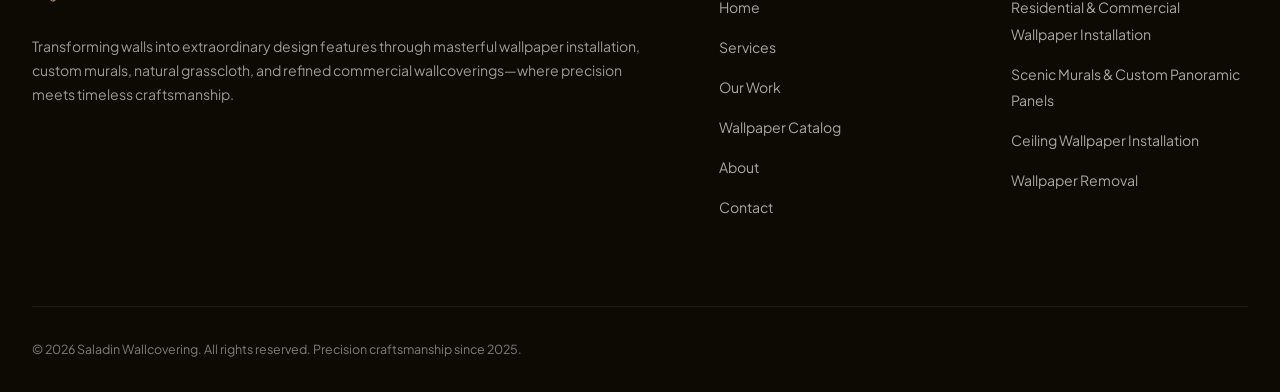
<file: services.html>
<!DOCTYPE html>
<html lang="en" data-theme="gilded">
<head>
  <meta charset="UTF-8">
  <meta name="viewport" content="width=device-width, initial-scale=1.0">
  <title>Services | Saladin Wallcovering - Master Installation & Restoration</title>
  <meta name="description" content="Explore Saladin Wallcovering's master installation services: residential luxury wallpaper hanging, custom scenic murals, natural grasscloth, commercial 54-inch vinyl, and wall prep.">
  <link rel="stylesheet" href="css/styles.css">
  <link rel="icon" type="image/png" href="logo.png">
  <link rel="preconnect" href="https://fonts.googleapis.com">
  <link rel="preconnect" href="https://fonts.gstatic.com" crossorigin>
</head>
<body>

  <!-- Top Luxury Announcement Bar -->
  <div class="announcement-bar">
    <div class="container">
      <div>Tired of blank walls? Ready to transform your space?</div>
      <div class="announcement-bar-contact">
        <a href="tel:+18007252346">
          <svg width="12" height="12" viewBox="0 0 24 24" fill="none" stroke="currentColor" stroke-width="2"><path d="M22 16.92v3a2 2 0 0 1-2.18 2 19.79 19.79 0 0 1-8.63-3.07 19.5 19.5 0 0 1-6-6 19.79 19.79 0 0 1-3.07-8.67A2 2 0 0 1 4.11 2h3a2 2 0 0 1 2 1.72 12.84 12.84 0 0 0 .7 2.81 2 2 0 0 1-.45 2.11L8.09 9.91a16 16 0 0 0 6 6l1.27-1.27a2 2 0 0 1 2.11-.45 12.84 12.84 0 0 0 2.81.7A2 2 0 0 1 22 16.92z"></path></svg>
          +1 (704) 957-0044
        </a>
        <!-- <a href="contact.html">
          <svg width="12" height="12" viewBox="0 0 24 24" fill="none" stroke="currentColor" stroke-width="2"><rect width="20" height="16" x="2" y="4" rx="2"></rect><path d="m22 7-8.97 5.7a1.94 1.94 0 0 1-2.06 0L2 7"></path></svg>
          Inquire Consultation
        </a> -->
      </div>
    </div>
  </div>

  <!-- Main Navigation Header -->
  <header class="site-header">
    <div class="container">
      <nav class="navbar">
        <a href="index.html" class="brand-logo" aria-label="Saladin Wallcovering Home">
          <img src="logo.png" alt="Saladin Wallcovering" class="brand-logo-img">
        </a>

        <ul class="nav-links">
          <li><a href="index.html" class="nav-link">Home</a></li>
          <li><a href="services.html" class="nav-link active">Services</a></li>
          <li><a href="work.html" class="nav-link">Our Work</a></li>
          <li><a href="catalog.html" class="nav-link">Wallpaper Catalog</a></li>
          <li><a href="about.html" class="nav-link">About</a></li>
          <li><a href="contact.html" class="nav-link">Contact</a></li>
        </ul>

        <div class="nav-actions">
          <a href="contact.html" class="btn btn-gold btn-sm">Get an Estimate</a>
          <button class="mobile-toggle" aria-label="Toggle navigation menu">
            <svg viewBox="0 0 24 24" fill="none" stroke="currentColor" stroke-width="2"><line x1="3" y1="12" x2="21" y2="12"></line><line x1="3" y1="6" x2="21" y2="6"></line><line x1="3" y1="18" x2="21" y2="18"></line></svg>
          </button>
        </div>
      </nav>
    </div>
  </header>

  <!-- Mobile Drawer -->
  <div class="mobile-drawer-backdrop"></div>
  <aside class="mobile-drawer">
    <div class="mobile-drawer-header">
      <a href="index.html" class="brand-logo" aria-label="Saladin Wallcovering Home">
        <img src="logo.png" alt="Saladin Wallcovering" class="brand-logo-img mobile-drawer-logo">
      </a>
      <button class="drawer-close" aria-label="Close menu">&times;</button>
    </div>
    <div class="mobile-nav-links">
      <a href="index.html" class="mobile-nav-link">Home</a>
      <a href="services.html" class="mobile-nav-link active">Services</a>
      <a href="work.html" class="mobile-nav-link">Our Work</a>
      <a href="catalog.html" class="mobile-nav-link">Wallpaper Catalog</a>
      <a href="about.html" class="mobile-nav-link">About Us</a>
      <a href="contact.html" class="mobile-nav-link">Contact & Consultations</a>
    </div>
    <div style="margin-top: auto; padding-top: 1.5rem; border-top: 1px solid #ebe9e3;">
      <a href="contact.html" class="btn btn-gold" style="width: 100%; margin-bottom: 1rem;">Book a Consultation</a>
      <div style="font-size: 0.82rem; color: #6f6e69; text-align: center;">
        Direct Line: +1 (704) 957-0044<br>saladinwallcovering@gmail.com
      </div>
    </div>
  </aside>

  <!-- Page Banner -->
  <section class="page-banner">
    <div class="container">
      <div class="page-banner-content">
        <div class="breadcrumb">
          <a href="index.html">Home</a> <span>/</span> <span style="color: var(--gold-base);">Services</span>
        </div>
        <h1 class="gold-gradient-text">Our Wallcovering Services</h1>
        <!-- <p>From fragile historic hand-painted silks to 54-inch heavy-duty commercial vinyl, we execute every wall project with surgical precision and white-glove respect.</p> -->
      </div>
    </div>
  </section>

  <!-- Main Detailed Services Breakdown -->
  <section class="section-padding">
    <div class="container">
      
      <!-- Service 1: Residential Luxury Wallpaper -->
      <div id="residential" class="service-detail-row">
        <div class="service-detail-content">
          <!-- <div class="eyebrow eyebrow-no-line" style="margin-bottom: 0.4rem;">Residential & Commercial</div> -->
          <h2 style="color: #f3c761;">Residential & Commercial Wallpaper Installation</h2>
          <div class="gold-divider left"></div>
          <p style="color: var(--text-muted); font-size: 1.05rem; line-height: 1.8;">
We provide expert wallpaper installation for both residential and commercial spaces, bringing beauty, character, and sophistication to every interior. From single feature walls to entire homes, offices, retail spaces, restaurants, and hospitality projects, we deliver flawless results with meticulous attention to detail.          </p>
          <p style="color: var(--text-muted); font-size: 1.05rem; line-height: 1.7;">
Our skilled installers ensure precise alignment, seamless finishes, and long-lasting beauty, working with all types of wallcoverings including designer wallpapers, murals, textured materials, vinyl, and bespoke hand-painted papers.          </p>
          <ul class="service-icon-list">
            <li class="service-icon-item">
              <span class="service-icon-wrapper">
                <svg width="24" height="24" viewBox="0 0 24 24" fill="none" stroke="currentColor" stroke-width="1.8" stroke-linecap="round" stroke-linejoin="round">
                  <path d="M3 10.5L12 3l9 7.5V20a1 1 0 0 1-1 1h-4v-6h-4v6H4a1 1 0 0 1-1-1v-9.5z"/>
                </svg>
              </span>
              <span class="service-icon-text">Homes &amp; Private Residences</span>
            </li>
            <li class="service-icon-item">
              <span class="service-icon-wrapper">
                <svg width="24" height="24" viewBox="0 0 24 24" fill="none" stroke="currentColor" stroke-width="1.8" stroke-linecap="round" stroke-linejoin="round">
                  <path d="m15.5 8.5 4-4a2.12 2.12 0 0 1 3 3l-4 4"/>
                  <path d="M14 10 4.5 19.5a1.5 1.5 0 0 0 2 2L16 12"/>
                  <path d="m8.5 8.5-4-4a2.12 2.12 0 0 0-3 3l4 4"/>
                  <path d="M10 10 19.5 19.5a1.5 1.5 0 0 1-2 2L8 12"/>
                </svg>
              </span>
              <span class="service-icon-text">New Construction &amp; Renovations</span>
            </li>
            <li class="service-icon-item">
              <span class="service-icon-wrapper">
                <svg width="24" height="24" viewBox="0 0 24 24" fill="none" stroke="currentColor" stroke-width="1.8" stroke-linecap="round" stroke-linejoin="round">
                  <rect x="4" y="3" width="9" height="18" rx="1"/>
                  <rect x="13" y="8" width="7" height="13" rx="1"/>
                  <line x1="7" y1="7" x2="7.01" y2="7"/>
                  <line x1="10" y1="7" x2="10.01" y2="7"/>
                  <line x1="7" y1="11" x2="7.01" y2="11"/>
                  <line x1="10" y1="11" x2="10.01" y2="11"/>
                  <line x1="7" y1="15" x2="7.01" y2="15"/>
                  <line x1="10" y1="15" x2="10.01" y2="15"/>
                  <line x1="16.5" y1="12" x2="16.51" y2="12"/>
                  <line x1="16.5" y1="16" x2="16.51" y2="16"/>
                </svg>
              </span>
              <span class="service-icon-text">Offices &amp; Corporate Spaces</span>
            </li>
            <li class="service-icon-item">
              <span class="service-icon-wrapper">
                <svg width="24" height="24" viewBox="0 0 24 24" fill="none" stroke="currentColor" stroke-width="1.8" stroke-linecap="round" stroke-linejoin="round">
                  <ellipse cx="6" cy="7" rx="3" ry="2"/>
                  <path d="M3 7v10c0 1.1 1.34 2 3 2s3-.9 3-2V7"/>
                  <path d="M6 5h11a3 3 0 0 1 3 3v8a3 3 0 0 1-3 3H8"/>
                  <path d="M11 9h5"/>
                  <path d="M11 13h3"/>
                </svg>
              </span>
              <span class="service-icon-text">Specialty &amp; Custom Wallcoverings</span>
            </li>
            <li class="service-icon-item">
              <span class="service-icon-wrapper">
                <svg width="24" height="24" viewBox="0 0 24 24" fill="none" stroke="currentColor" stroke-width="1.8" stroke-linecap="round" stroke-linejoin="round">
                  <path d="M5 8h14l1 12a1 1 0 0 1-1 1H5a1 1 0 0 1-1-1L5 8z"/>
                  <path d="M9 8V6a3 3 0 0 1 6 0v2"/>
                </svg>
              </span>
              <span class="service-icon-text">Retail &amp; Hospitality</span>
            </li>
            <li class="service-icon-item">
              <span class="service-icon-wrapper">
                <svg width="24" height="24" viewBox="0 0 24 24" fill="none" stroke="currentColor" stroke-width="1.8" stroke-linecap="round" stroke-linejoin="round">
                  <path d="M12 22s8-4 8-10V5l-8-3-8 3v7c0 6 8 10 8 10z"/>
                  <polyline points="9 12 11.5 14.5 15.5 9.5"/>
                </svg>
              </span>
              <span class="service-icon-text">Flawless, Long-Lasting Results</span>
            </li>
          </ul>
          <a href="contact.html?service=residential" class="btn btn-gold btn-sm">Request Quote</a>
        </div>
        <div class="service-detail-media">
          <img src="images/services/service1.jpg" alt="Luxury chinoiserie botanical wallpaper installation">
        </div>
      </div>

      <!-- Service 2: Panoramic & Scenic Murals -->
      <div id="murals" class="service-detail-row reverse">
        <div class="service-detail-content">
          <!-- <div class="eyebrow eyebrow-no-line" style="margin-bottom: 0.4rem;">SCENIC FINE ART</div> -->
          <h2 style="color: #f3c761;">Scenic Murals & Custom Panoramic Panels</h2>
          <div class="gold-divider left"></div>
          <p style="color: var(--text-muted); font-size: 1.05rem; line-height: 1.8;">
Scenic murals and chinoiserie panels transform a blank room into an immersive landscape. Each piece brings depth, atmosphere, and storytelling to your space, creating a one-of-a-kind interior.          </p>
          <p style="color: var(--text-muted); font-size: 0.95rem; line-height: 1.7;">
Because every mural is unique, we carefully plan the layout, scale, and seam placement to ensure a flawless result. We work closely with manufacturers and designers, following precise specifications and using proven installation techniques for a seamless and long-lasting finish.          </p>

          <a href="contact.html?service=murals" class="btn btn-gold btn-sm">Inquire Scenic Mural Project</a>
        </div>
        <div class="service-detail-media">
          <img src="images/services/service2.jpg" alt="Panoramic scenic landscape mural installation">
        </div>
      </div>

      <!-- Service 3: Natural Grasscloth & Specialty Textures -->
      <div id="grasscloth" class="service-detail-row">
        <div class="service-detail-content">
          <!-- <div class="eyebrow eyebrow-no-line" style="margin-bottom: 0.4rem;">ORGANIC TEXTURES</div> -->
          <h2 style="color: #f3c761;">Ceiling Wallpaper Installation</h2>
          <div class="gold-divider left"></div>
          <p style="color: var(--text-muted); font-size: 1.05rem; line-height: 1.8;">
            Elevate your space from every angle. With expert preparation, precise pattern alignment, and meticulous attention to every seam and edge, we transform ceilings into beautifully finished design features that bring depth, character, and a distinctive touch of luxury to your interior.
          </p>
        
        
          <a href="contact.html?service=grasscloth" class="btn btn-gold btn-sm">Discuss Ceiling Project</a>
        </div>
        <div class="service-detail-media">
          <img src="images/services/services3.jpg" alt="Natural woven grasscloth installation">
        </div>
      </div>

      <!-- Service 4: Commercial & Hospitality Wallcoverings -->
      <div id="commercial" class="service-detail-row reverse">
        <div class="service-detail-content">
          <!-- <div class="eyebrow eyebrow-no-line" style="margin-bottom: 0.4rem;">HIGH TRAFFIC & SCALE</div> -->
          <h2 style="color: #f3c761;">Wallpaper Removal</h2>
          <div class="gold-divider left"></div>
          <p style="color: var(--text-muted); font-size: 1.05rem; line-height: 1.8;">
 <p style="color: var(--text-muted); font-size: 0.95rem; line-height: 1.7;">
We safely and efficiently remove existing wallpaper, no matter the material or how long it has been in place. Using professional techniques and the right tools, we minimize dust and disruption while protecting your walls and surrounding surfaces.

Our careful removal process prepares your space for a flawless new installation or a fresh finish, leaving walls clean, smooth, and ready for what’s next.          </p>          </p>
        
          <ul>
            <li><strong style="color: var(--gold-base);">✦</strong> Safe removal for all types of wallpaper and wallcoverings</li>
            <li><strong style="color: var(--gold-base);">✦</strong> Minimal mess and protection of surrounding surfaces</li>
            <li><strong style="color: var(--gold-base);">✦</strong> Adhesive residue removal and thorough wall cleaning</li>
            <li><strong style="color: var(--gold-base);">✦</strong> Surface preparation for new wallpaper or paint</li>
            <li><strong style="color: var(--gold-base);">✦</strong> Residential and commercial spaces</li>
          </ul>
          <a href="contact.html?service=commercial" class="btn btn-gold btn-sm">Request Removal</a>
        </div>
        <div class="service-detail-media">
          <img src="images/services/services4.jpg" alt="Commercial and hospitality metallic wallcovering">
        </div>
      </div>

    </div>
  </section>



  <!-- Global Modal Container -->
  <div id="globalModal" class="modal-backdrop">
    <div class="modal-box">
      <button id="modalClose" class="modal-close">&times;</button>
      <h3 id="modalTitle" style="font-family: var(--font-serif); font-size: 1.8rem; margin-bottom: 1.2rem;"></h3>
      <div id="modalBody"></div>
    </div>
  </div>

  <!-- Site Footer -->
  <footer class="site-footer">
    <div class="container">
      <div class="footer-top">
        <div class="footer-col">
          <a href="index.html" class="brand-logo footer-logo" style="margin-bottom: 1.2rem;" aria-label="Saladin Wallcovering Home">
            <img src="logo.png" alt="Saladin Wallcovering" class="brand-logo-img footer-logo-img">
          </a>
          <p style="font-size: 0.88rem; line-height: 1.7; color: #9c9990; margin-bottom: 1.5rem;">
            Transforming walls into extraordinary design features through masterful wallpaper installation, custom murals, natural grasscloth, and refined commercial wallcoverings—where precision meets timeless craftsmanship.
          </p>
          <div style="font-size: 0.85rem; color: var(--gold-light);">
            
          </div>
        </div>

        <div class="footer-col">
          <h4>Exploration</h4>
          <ul class="footer-links">
            <li><a href="index.html">Home</a></li>
            <li><a href="services.html">Services</a></li>
            <li><a href="work.html">Our Work</a></li>
            <li><a href="catalog.html">Wallpaper Catalog</a></li>
            <li><a href="about.html">About </a></li>
            <li><a href="contact.html">Contact</a></li>
          </ul>
        </div>

        <div class="footer-col">
          <h4>Specializations</h4>
          <ul class="footer-links">
            <li><a href="services.html#residential">Residential & Commercial Wallpaper Installation</a></li>
            <li><a href="services.html#murals">Scenic Murals & Custom Panoramic Panels</a></li>
            <li><a href="services.html#murals">Ceiling Wallpaper Installation</a></li>
            <li><a href="services.html#commercial">Wallpaper Removal</a></li>
        
          </ul>
        </div>

        <!-- <div class="footer-col">
          <h4>Atelier Dispatch</h4>
          <p style="font-size: 0.85rem; color: #9c9990;">
            Receive our quarterly catalog of new wallcovering arrivals, pattern pairings, and architectural case studies.
          </p>
          <form class="newsletter-form">
            <input type="email" required placeholder="Enter your email" class="newsletter-input">
            <button type="submit" class="newsletter-btn">Join</button>
          </form>
          <div style="margin-top: 1.5rem; font-size: 0.85rem; color: #9c9990;">
            Direct Concierge: <a href="tel:+18007252346" style="color: var(--gold-light);">+1 (704) 957-0044</a><br>
            Email: <a href="mailto:saladinwallcovering@gmail.com" style="color: var(--gold-light);">saladinwallcovering@gmail.com</a>
          </div>
        </div> -->
      </div>

      <div class="footer-bottom">
        <div>
          &copy; 2026 Saladin Wallcovering. All rights reserved. Precision craftsmanship since 2025.
        </div>
        <!-- <div class="footer-socials">
          <a href="#">Instagram</a>
          <a href="#">Pinterest</a>
          <a href="#">Architectural Digest</a>
          <a href="#">Houzz Pro</a>
        </div> -->
      </div>
    </div>
  </footer>

  <script src="js/main.js"></script>
</body>
</html>
</file>
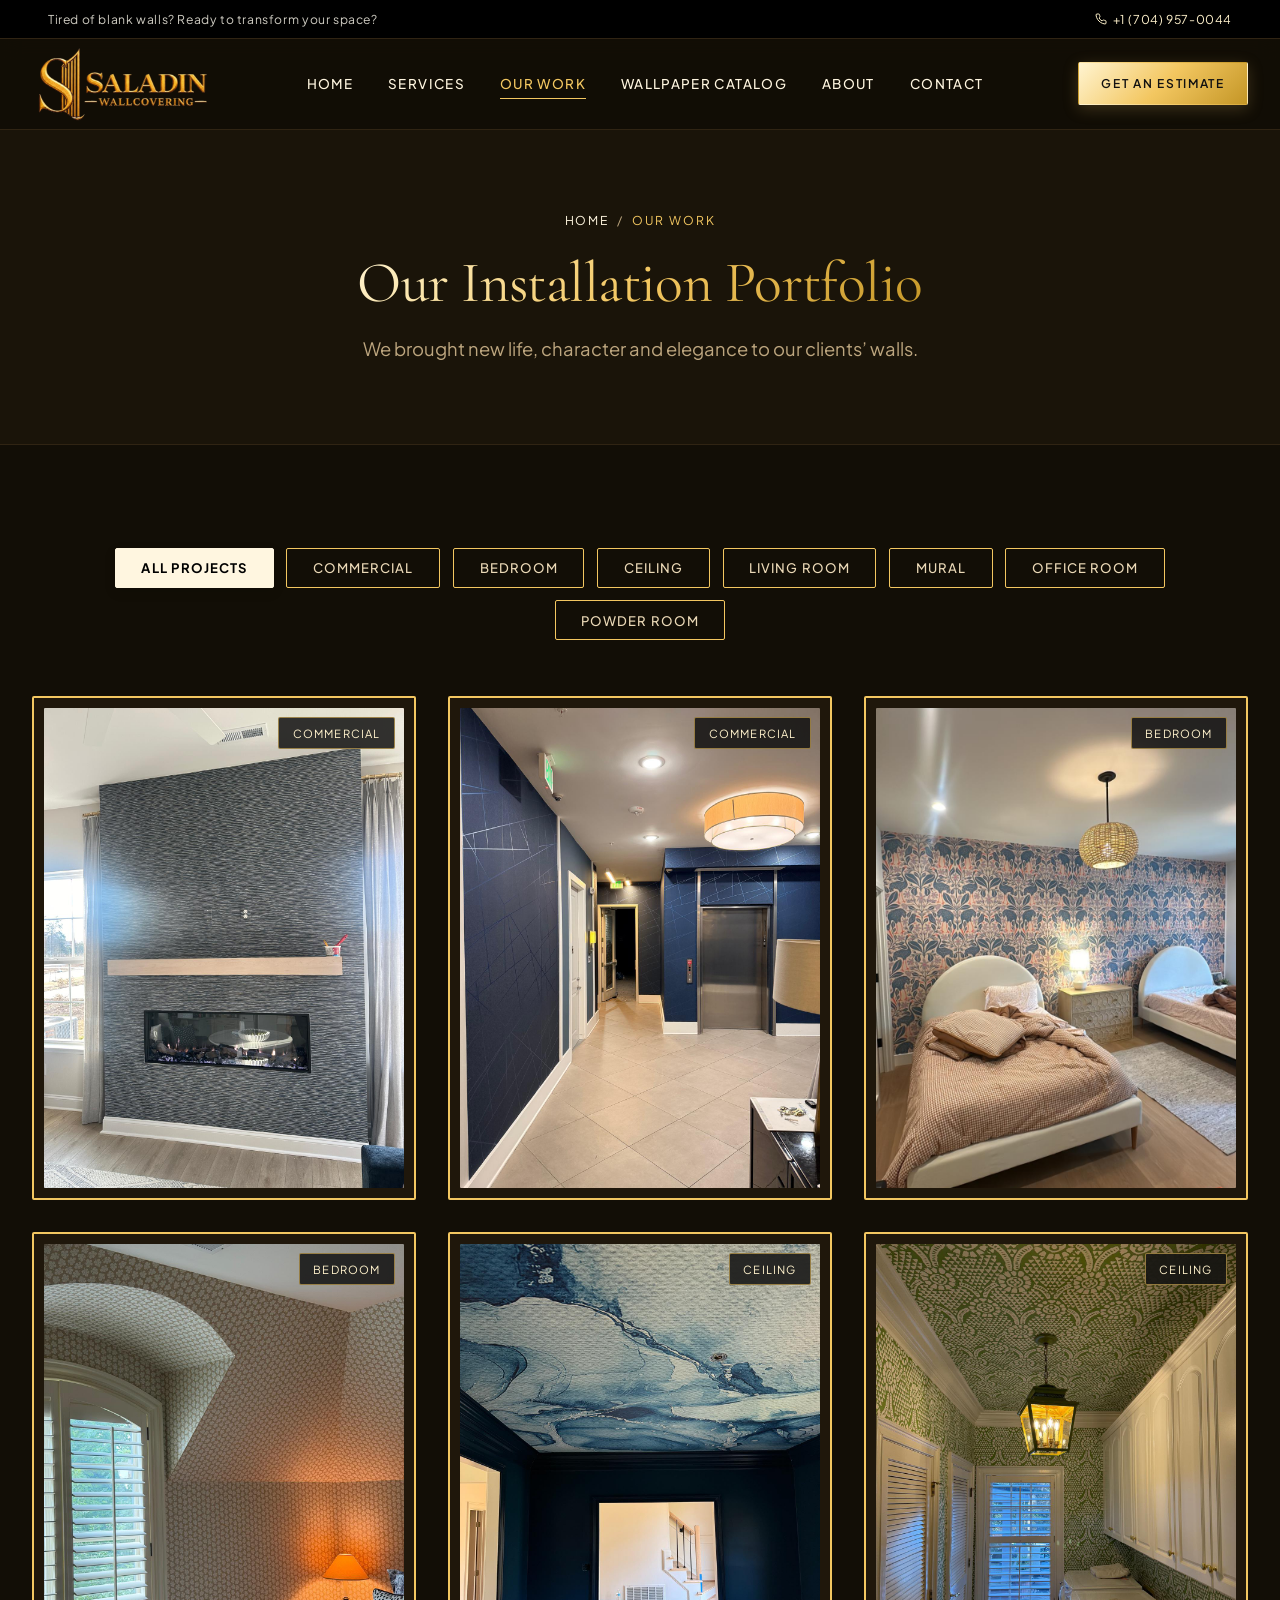
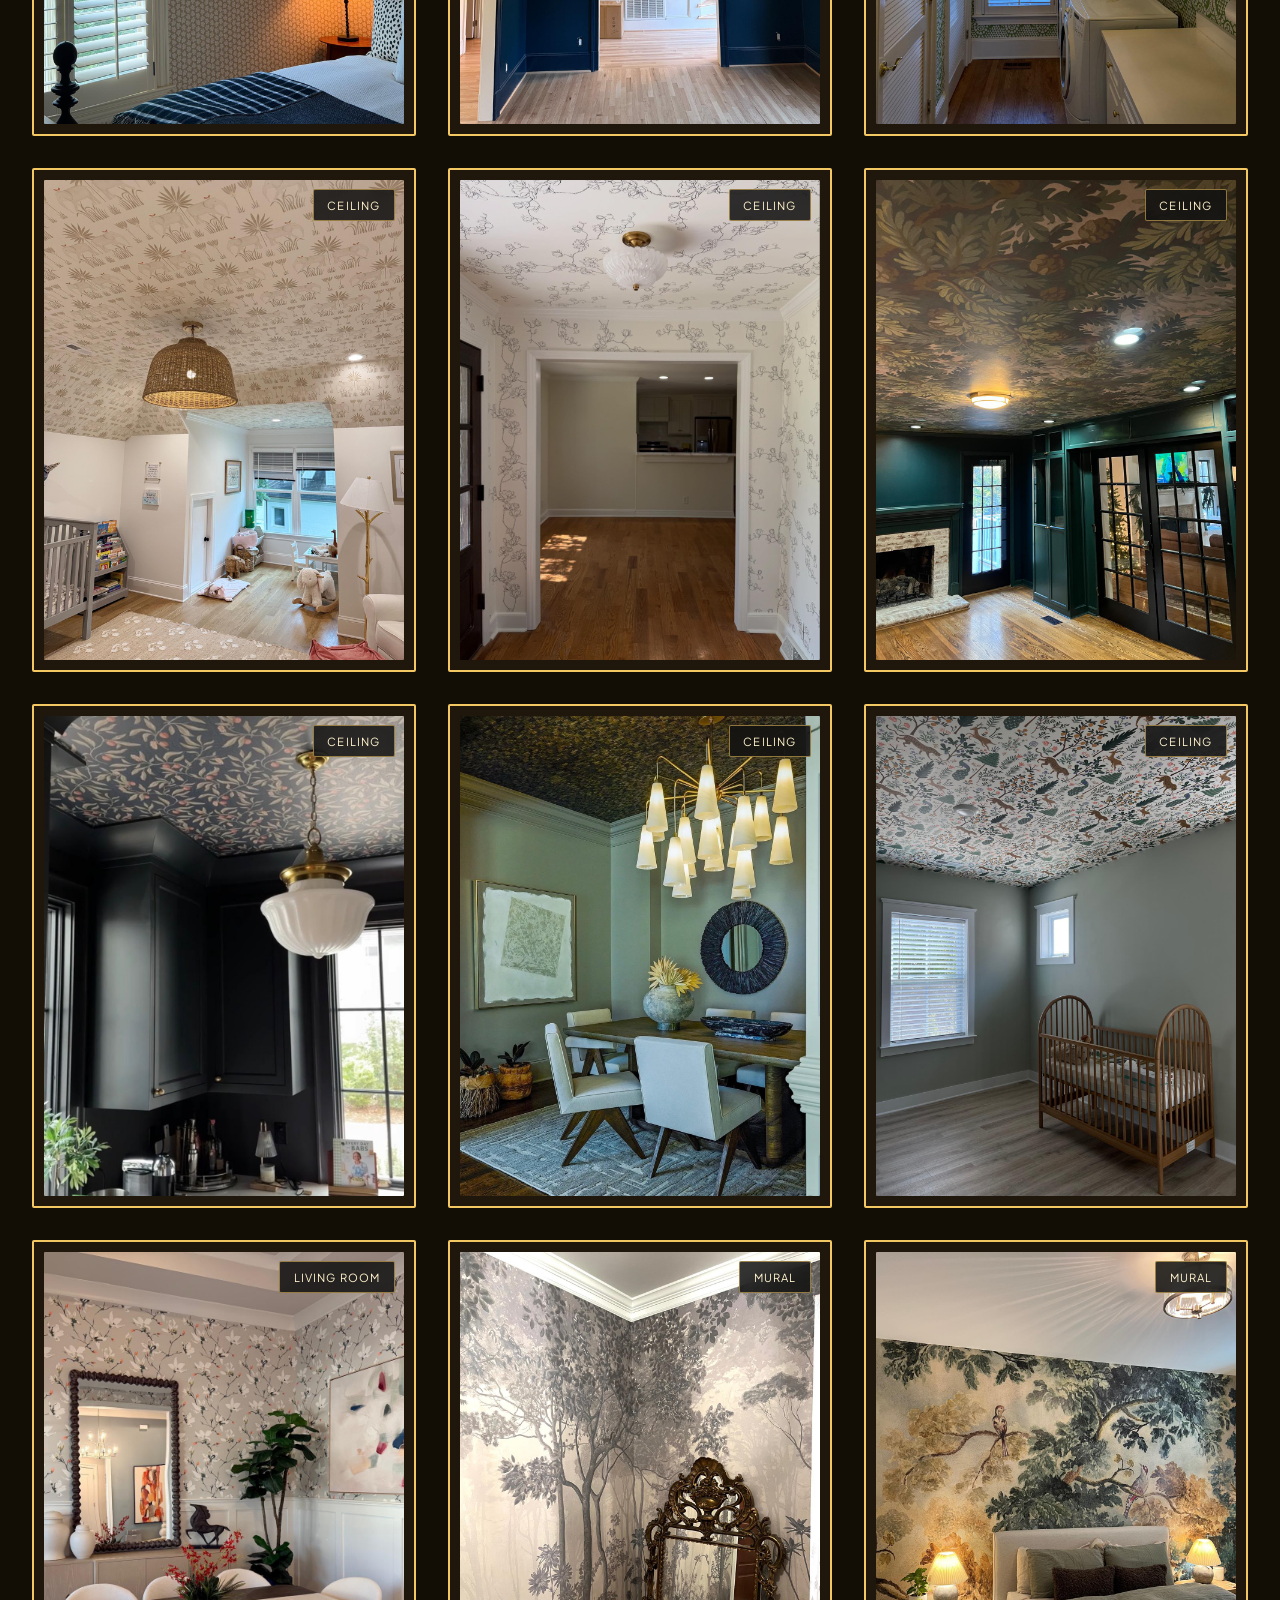
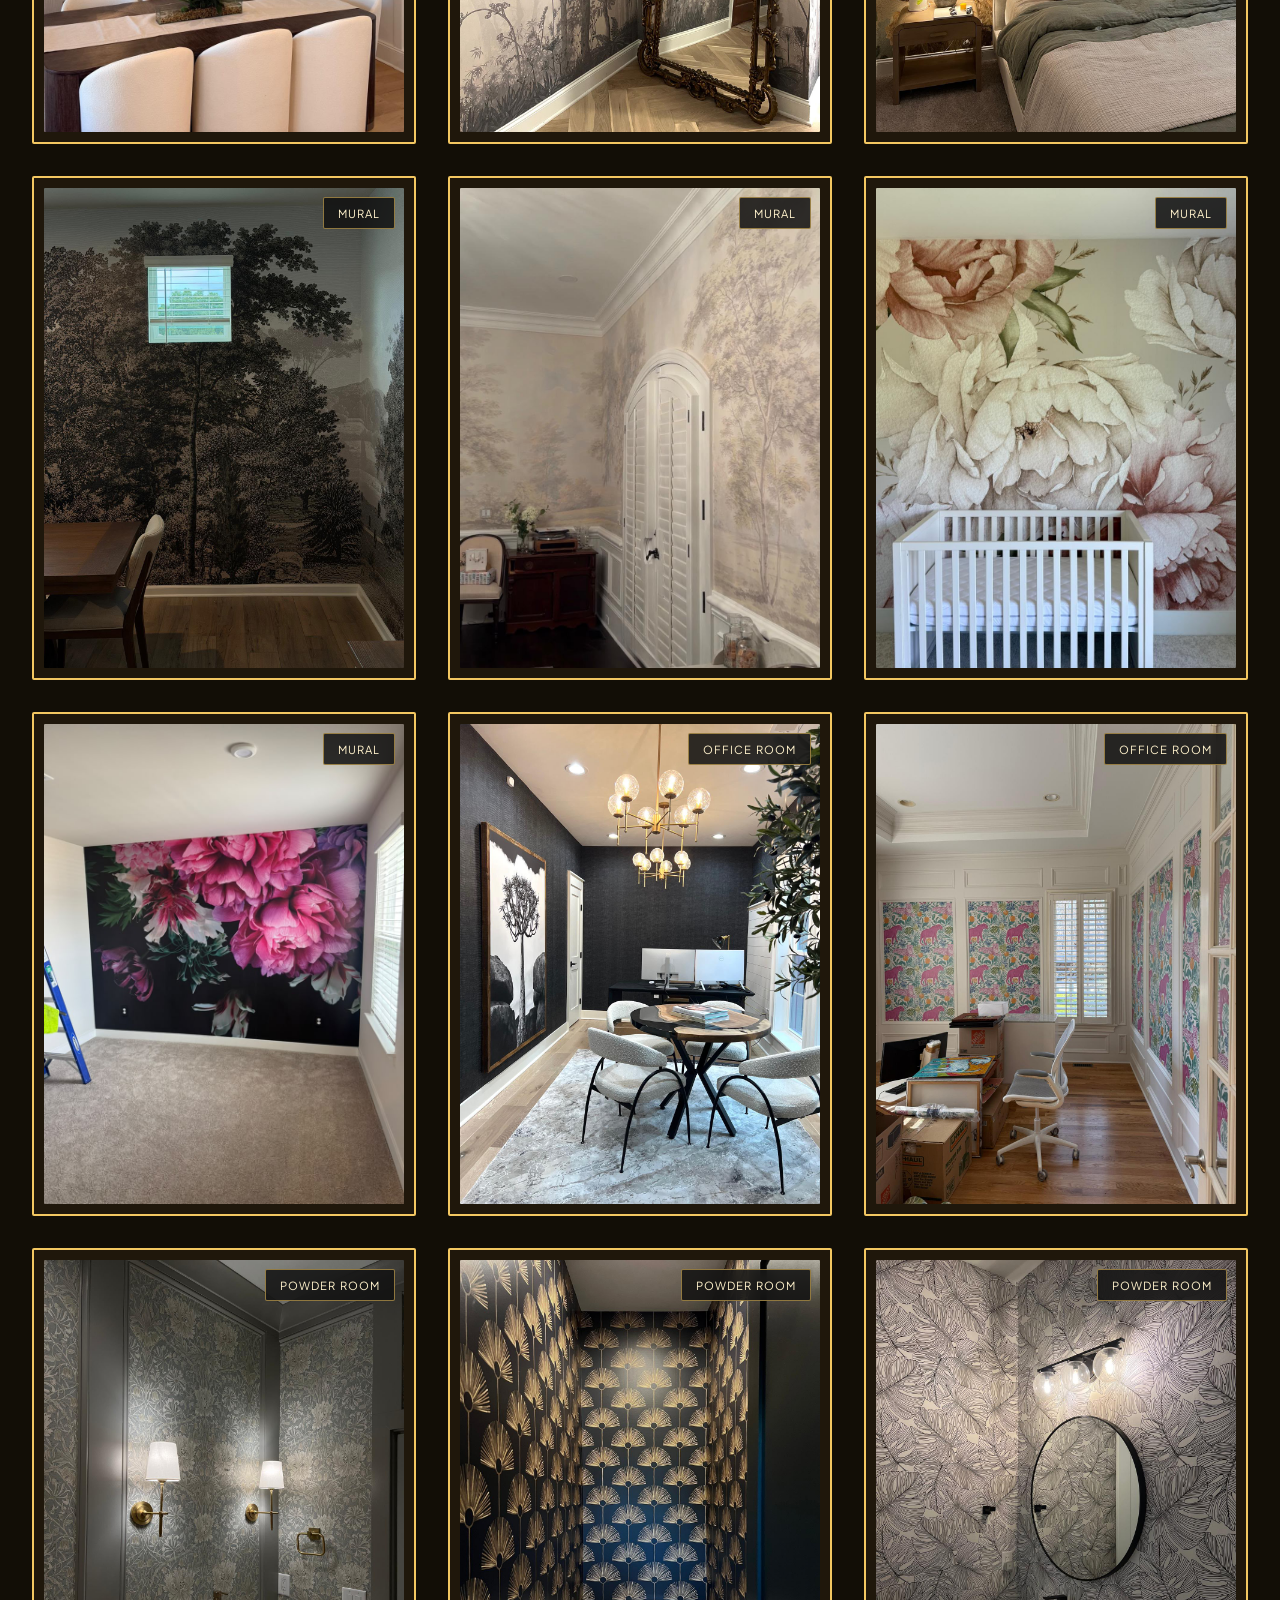
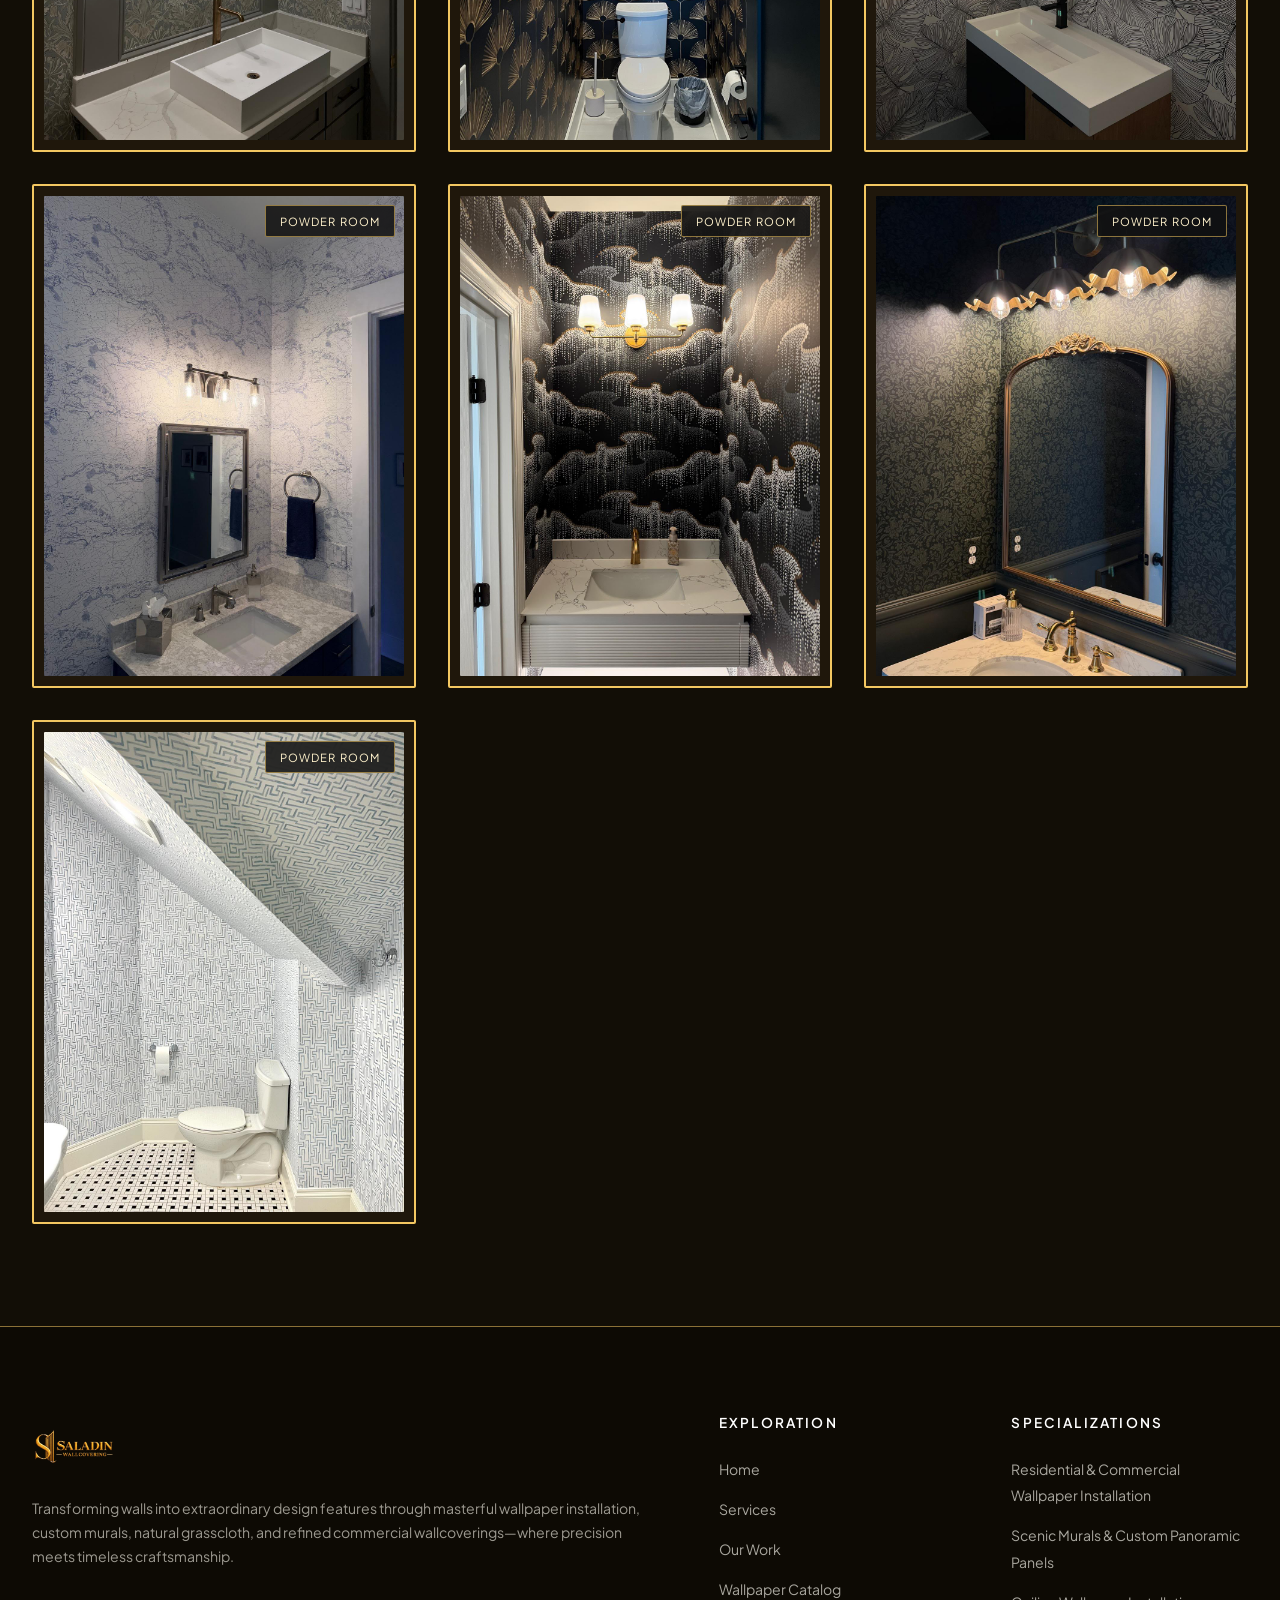
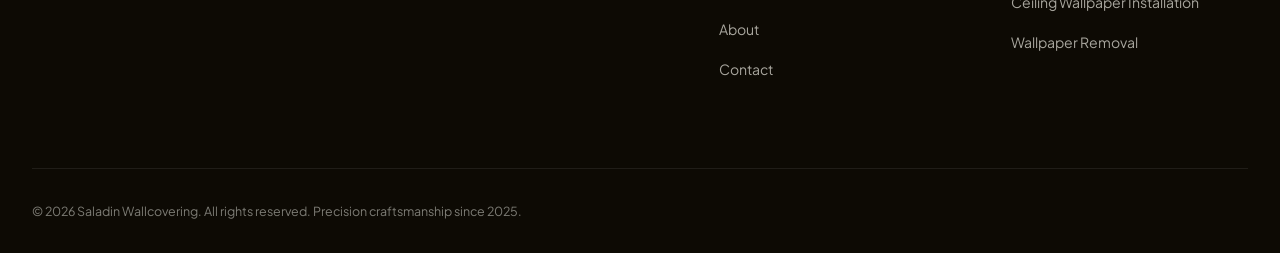
<file: work.html>
<!DOCTYPE html>
<html lang="en" data-theme="gilded">
<head>
  <meta charset="UTF-8">
  <meta name="viewport" content="width=device-width, initial-scale=1.0">
  <title>Our Work | Saladin Wallcovering - Master Installation Portfolio</title>
  <meta name="description" content="Explore Saladin Wallcovering's portfolio of luxury residential wallpaper installations, scenic murals, powder rooms, and boutique hospitality projects.">
  <link rel="stylesheet" href="css/styles.css">
  <link rel="icon" type="image/png" href="logo.png">
  <link rel="preconnect" href="https://fonts.googleapis.com">
  <link rel="preconnect" href="https://fonts.gstatic.com" crossorigin>
  <style>
    .filter-btn.active {
      box-shadow: 0 4px 12px rgba(0, 0, 0, 0.12);
      border-color: var(--gold-base);
      color: black;
      font-weight: bold;
    }
    .work-card {
      border: 2px solid #f3c761;
      padding: 10px;
    }
    .work-card img {
      border: none;
    }
    .filter-btn:hover, .filter-btn.active {
      background-color: var(--text-dark);
      color: black;
      border-color: var(--text-dark)#fff6e0;
    }
  </style>
</head>
<body>

  <!-- Top Luxury Announcement Bar -->
  <div class="announcement-bar">
    <div class="container">
      <div>Tired of blank walls? Ready to transform your space?</div>
      <div class="announcement-bar-contact">
        <a href="tel:+18007252346">
          <svg width="12" height="12" viewBox="0 0 24 24" fill="none" stroke="currentColor" stroke-width="2"><path d="M22 16.92v3a2 2 0 0 1-2.18 2 19.79 19.79 0 0 1-8.63-3.07 19.5 19.5 0 0 1-6-6 19.79 19.79 0 0 1-3.07-8.67A2 2 0 0 1 4.11 2h3a2 2 0 0 1 2 1.72 12.84 12.84 0 0 0 .7 2.81 2 2 0 0 1-.45 2.11L8.09 9.91a16 16 0 0 0 6 6l1.27-1.27a2 2 0 0 1 2.11-.45 12.84 12.84 0 0 0 2.81.7A2 2 0 0 1 22 16.92z"></path></svg>
          +1 (704) 957-0044
        </a>
        <!-- <a href="contact.html">
          <svg width="12" height="12" viewBox="0 0 24 24" fill="none" stroke="currentColor" stroke-width="2"><rect width="20" height="16" x="2" y="4" rx="2"></rect><path d="m22 7-8.97 5.7a1.94 1.94 0 0 1-2.06 0L2 7"></path></svg>
          Inquire Consultation
        </a> -->
      </div>
    </div>
  </div>

  <!-- Main Navigation Header -->
  <header class="site-header">
    <div class="container">
      <nav class="navbar">
        <a href="index.html" class="brand-logo" aria-label="Saladin Wallcovering Home">
          <img src="logo.png" alt="Saladin Wallcovering" class="brand-logo-img">
        </a>

        <ul class="nav-links">
          <li><a href="index.html" class="nav-link">Home</a></li>
          <li><a href="services.html" class="nav-link">Services</a></li>
          <li><a href="work.html" class="nav-link active">Our Work</a></li>
          <li><a href="catalog.html" class="nav-link">Wallpaper Catalog</a></li>
          <li><a href="about.html" class="nav-link">About</a></li>
          <li><a href="contact.html" class="nav-link">Contact</a></li>
        </ul>

        <div class="nav-actions">
          <a href="contact.html" class="btn btn-gold btn-sm">Get an Estimate</a>
          <button class="mobile-toggle" aria-label="Toggle navigation menu">
            <svg viewBox="0 0 24 24" fill="none" stroke="currentColor" stroke-width="2" stroke-linecap="round" stroke-linejoin="round"><line x1="3" y1="12" x2="21" y2="12"></line><line x1="3" y1="6" x2="21" y2="6"></line><line x1="3" y1="18" x2="21" y2="18"></line></svg>
          </button>
        </div>
      </nav>
    </div>
  </header>

  <!-- Mobile Drawer -->
  <div class="mobile-drawer-backdrop"></div>
  <aside class="mobile-drawer">
    <div class="mobile-drawer-header">
      <a href="index.html" class="brand-logo" aria-label="Saladin Wallcovering Home">
        <img src="logo.png" alt="Saladin Wallcovering" class="brand-logo-img mobile-drawer-logo">
      </a>
      <button class="drawer-close" aria-label="Close menu">&times;</button>
    </div>
    <div class="mobile-nav-links">
      <a href="index.html" class="mobile-nav-link">Home</a>
      <a href="services.html" class="mobile-nav-link">Services</a>
      <a href="work.html" class="mobile-nav-link active">Our Work</a>
      <a href="catalog.html" class="mobile-nav-link">Wallpaper Catalog</a>
      <a href="about.html" class="mobile-nav-link">About Us</a>
      <a href="contact.html" class="mobile-nav-link">Contact & Consultations</a>
    </div>
    <div style="margin-top: auto; padding-top: 1.5rem; border-top: 1px solid #ebe9e3;">
      <a href="contact.html" class="btn btn-gold" style="width: 100%; margin-bottom: 1rem;">Book a Consultation</a>
      <div style="font-size: 0.82rem; color: #6f6e69; text-align: center;">
        Direct Line: +1 (704) 957-0044<br>saladinwallcovering@gmail.com
      </div>
    </div>
  </aside>

  <!-- Page Banner -->
  <section class="page-banner">
    <div class="container">
      <div class="page-banner-content">
        <div class="breadcrumb">
          <a href="index.html">Home</a> <span>/</span> <span style="color: var(--gold-base);">Our Work</span>
        </div>
        <h1 class="gold-gradient-text">Our Installation Portfolio</h1>
        <p>We brought new life, character and elegance to our clients’ walls.</p>
      </div>
    </div>
  </section>

  <!-- Filterable Portfolio Gallery -->
  <section class="section-padding">
    <div class="container">
      
      <!-- Filter Tabs -->
      <div class="work-filter-tabs">
        <button class="filter-btn active" data-filter="all">All Projects</button>
        <button class="filter-btn" data-filter="commercial">Commercial</button>
        <button class="filter-btn" data-filter="bedroom">Bedroom</button>
        <button class="filter-btn" data-filter="ceiling">Ceiling</button>
        <button class="filter-btn" data-filter="livingroom">Living Room</button>
        <button class="filter-btn" data-filter="mural">Mural</button>
        <button class="filter-btn" data-filter="officeroom">Office Room</button>
        <button class="filter-btn" data-filter="powder">Powder Room</button>
      </div>

      <!-- Portfolio Grid -->
      <div class="work-grid">

        <!-- Commercial 1 -->
        <div class="work-card" data-category="commercial">
          <div class="work-badge">Commercial</div>
          <img src="images/work/Commercial/bb2624f3-a16a-458a-992b-036e8d7197a4.jpg" alt="Commercial Wallcovering Installation I">
        </div>

        <!-- Commercial 2 -->
        <div class="work-card" data-category="commercial">
          <div class="work-badge">Commercial</div>
          <img src="images/work/Commercial/d92e924e-36a2-49b6-a91e-ac1ff52a0935.jpg" alt="Commercial Space Installation II">
        </div>

        <!-- Bedroom 1 -->
        <div class="work-card" data-category="bedroom">
          <div class="work-badge">Bedroom</div>
          <img src="images/work/bedroom/43f53bc9-f0e3-4b87-8e8c-bf49e316e52f.jpg" alt="Master Bedroom Feature Wall I">
        </div>

        <!-- Bedroom 2 -->
        <div class="work-card" data-category="bedroom">
          <div class="work-badge">Bedroom</div>
          <img src="images/work/bedroom/5fb18a1c-6e61-466d-b685-f995ae30fff8.jpg" alt="Master Bedroom Feature Wall II">
        </div>

        <!-- Ceiling 1 -->
        <div class="work-card" data-category="ceiling">
          <div class="work-badge">Ceiling</div>
          <img src="images/work/ceiling/1.jpg" alt="Architectural Ceiling Installation I">
        </div>

        <!-- Ceiling 2 -->
        <div class="work-card" data-category="ceiling">
          <div class="work-badge">Ceiling</div>
          <img src="images/work/ceiling/2.jpg" alt="Architectural Ceiling Installation II">
        </div>

        <!-- Ceiling 3 -->
        <div class="work-card" data-category="ceiling">
          <div class="work-badge">Ceiling</div>
          <img src="images/work/ceiling/3.jpg" alt="Architectural Ceiling Installation III">
        </div>

        <!-- Ceiling 4 -->
        <div class="work-card" data-category="ceiling">
          <div class="work-badge">Ceiling</div>
          <img src="images/work/ceiling/4.jpg" alt="Architectural Ceiling Installation IV">
        </div>

        <!-- Ceiling 5 -->
        <div class="work-card" data-category="ceiling">
          <div class="work-badge">Ceiling</div>
          <img src="images/work/ceiling/5.jpg" alt="Architectural Ceiling Installation V">
        </div>

        <!-- Ceiling 6 -->
        <div class="work-card" data-category="ceiling">
          <div class="work-badge">Ceiling</div>
          <img src="images/work/ceiling/6.jpg" alt="Architectural Ceiling Installation VI">
        </div>

        <!-- Ceiling 7 -->
        <div class="work-card" data-category="ceiling">
          <div class="work-badge">Ceiling</div>
          <img src="images/work/ceiling/7.jpg" alt="Architectural Ceiling Installation VII">
        </div>

        <!-- Ceiling 8 -->
        <div class="work-card" data-category="ceiling">
          <div class="work-badge">Ceiling</div>
          <img src="images/work/ceiling/8.jpg" alt="Architectural Ceiling Installation VIII">
        </div>

        <!-- Living Room 1 -->
        <div class="work-card" data-category="livingroom">
          <div class="work-badge">Living Room</div>
          <img src="images/work/livingroom/d06e200f-761d-4e4e-8bf9-4eaf30f39814.jpg" alt="Living Room Accent Installation">
        </div>

        <!-- Mural 1 -->
        <div class="work-card" data-category="mural">
          <div class="work-badge">Mural</div>
          <img src="images/work/mural/1.jpg" alt="Scenic Panoramic Mural I">
        </div>

        <!-- Mural 2 -->
        <div class="work-card" data-category="mural">
          <div class="work-badge">Mural</div>
          <img src="images/work/mural/2.jpg" alt="Scenic Panoramic Mural II">
        </div>

        <!-- Mural 3 -->
        <div class="work-card" data-category="mural">
          <div class="work-badge">Mural</div>
          <img src="images/work/mural/3.jpg" alt="Scenic Panoramic Mural III">
        </div>

        <!-- Mural 4 -->
        <div class="work-card" data-category="mural">
          <div class="work-badge">Mural</div>
          <img src="images/work/mural/4.jpg" alt="Scenic Panoramic Mural IV">
        </div>

        <!-- Mural 5 -->
        <div class="work-card" data-category="mural">
          <div class="work-badge">Mural</div>
          <img src="images/work/mural/5.jpg" alt="Scenic Panoramic Mural V">
        </div>

        <!-- Mural 6 -->
        <div class="work-card" data-category="mural">
          <div class="work-badge">Mural</div>
          <img src="images/work/mural/6.jpg" alt="Scenic Panoramic Mural VI">
        </div>

        <!-- Office Room 1 -->
        <div class="work-card" data-category="officeroom">
          <div class="work-badge">Office Room</div>
          <img src="images/work/officeroom/ad9cf65b-d79e-4bd0-af55-9c4b6bdbb5ec.jpg" alt="Executive Office Suite I">
        </div>

        <!-- Office Room 2 -->
        <div class="work-card" data-category="officeroom">
          <div class="work-badge">Office Room</div>
          <img src="images/work/officeroom/ebdbd70d-51f6-4882-83a6-cc1fb6019750.jpg" alt="Executive Office Suite II">
        </div>

        <!-- Powder Room 1 -->
        <div class="work-card" data-category="powder">
          <div class="work-badge">Powder Room</div>
          <img src="images/work/powder/1.jpg" alt="Powder Room Jewel Box I">
        </div>

        <!-- Powder Room 2 -->
        <div class="work-card" data-category="powder">
          <div class="work-badge">Powder Room</div>
          <img src="images/work/powder/2.jpg" alt="Powder Room Jewel Box II">
        </div>

        <!-- Powder Room 3 -->
        <div class="work-card" data-category="powder">
          <div class="work-badge">Powder Room</div>
          <img src="images/work/powder/3.jpg" alt="Powder Room Jewel Box III">
        </div>

        <!-- Powder Room 4 -->
        <div class="work-card" data-category="powder">
          <div class="work-badge">Powder Room</div>
          <img src="images/work/powder/4.jpg" alt="Powder Room Jewel Box IV">
        </div>

        <!-- Powder Room 5 -->
        <div class="work-card" data-category="powder">
          <div class="work-badge">Powder Room</div>
          <img src="images/work/powder/5.jpg" alt="Powder Room Jewel Box V">
        </div>

        <!-- Powder Room 6 -->
        <div class="work-card" data-category="powder">
          <div class="work-badge">Powder Room</div>
          <img src="images/work/powder/6.jpg" alt="Powder Room Jewel Box VI">
        </div>

        <!-- Powder Room 7 -->
        <div class="work-card" data-category="powder">
          <div class="work-badge">Powder Room</div>
          <img src="images/work/powder/7.jpg" alt="Powder Room Jewel Box VII">
        </div>

      </div>
    </div>
  </section>

  <!-- Global Modal Container -->
  <!-- <div id="globalModal" class="modal-backdrop">
    <div class="modal-box">
      <button id="modalClose" class="modal-close">&times;</button>
      <h3 id="modalTitle" style="font-family: var(--font-serif); font-size: 1.8rem; margin-bottom: 1.2rem;"></h3>
      <div id="modalBody"></div>
    </div>
  </div> -->

  <!-- Site Footer -->
  <footer class="site-footer">
    <div class="container">
      <div class="footer-top">
        <div class="footer-col">
          <a href="index.html" class="brand-logo footer-logo" style="margin-bottom: 1.2rem;" aria-label="Saladin Wallcovering Home">
            <img src="logo.png" alt="Saladin Wallcovering" class="brand-logo-img footer-logo-img">
          </a>
          <p style="font-size: 0.88rem; line-height: 1.7; color: #9c9990; margin-bottom: 1.5rem;">
            Transforming walls into extraordinary design features through masterful wallpaper installation, custom murals, natural grasscloth, and refined commercial wallcoverings—where precision meets timeless craftsmanship.
          </p>
          <div style="font-size: 0.85rem; color: var(--gold-light);">
            
          </div>
        </div>

        <div class="footer-col">
          <h4>Exploration</h4>
          <ul class="footer-links">
            <li><a href="index.html">Home</a></li>
            <li><a href="services.html">Services</a></li>
            <li><a href="work.html">Our Work</a></li>
            <li><a href="catalog.html">Wallpaper Catalog</a></li>
            <li><a href="about.html">About </a></li>
            <li><a href="contact.html">Contact</a></li>
          </ul>
        </div>

        <div class="footer-col">
          <h4>Specializations</h4>
          <ul class="footer-links">
            <li><a href="services.html#residential">Residential & Commercial Wallpaper Installation</a></li>
            <li><a href="services.html#murals">Scenic Murals & Custom Panoramic Panels</a></li>
            <li><a href="services.html#murals">Ceiling Wallpaper Installation</a></li>
            <li><a href="services.html#commercial">Wallpaper Removal</a></li>
          
          </ul>
        </div>

        <!-- <div class="footer-col">
          <h4>Atelier Dispatch</h4>
          <p style="font-size: 0.85rem; color: #9c9990;">
            Receive our quarterly catalog of new wallcovering arrivals, pattern pairings, and architectural case studies.
          </p>
          <form class="newsletter-form">
            <input type="email" required placeholder="Enter your email" class="newsletter-input">
            <button type="submit" class="newsletter-btn">Join</button>
          </form>
          <div style="margin-top: 1.5rem; font-size: 0.85rem; color: #9c9990;">
            Direct Concierge: <a href="tel:+18007252346" style="color: var(--gold-light);">+1 (704) 957-0044</a><br>
            Email: <a href="mailto:saladinwallcovering@gmail.com" style="color: var(--gold-light);">saladinwallcovering@gmail.com</a>
          </div>
        </div> -->
      </div>

      <div class="footer-bottom">
        <div>
          &copy; 2026 Saladin Wallcovering. All rights reserved. Precision craftsmanship since 2025.
        </div>
        <!-- <div class="footer-socials">
          <a href="#">Instagram</a>
          <a href="#">Pinterest</a>
          <a href="#">Architectural Digest</a>
          <a href="#">Houzz Pro</a>
        </div> -->
      </div>
    </div>
  </footer>

  <script src="js/main.js"></script>
</body>
</html>
</file>
<file: css/styles.css>
/* ==========================================================================
   SALADIN WALLCOVERING - LUXURY DESIGN SYSTEM & STYLESHEET
   Aesthetic: Contemporary Haute-Interior Architecture
   Palette: Editorial Crisp White, Obsidian Black, Fine Leaf Gold
   ========================================================================== */

@import url('https://fonts.googleapis.com/css2?family=Cormorant+Garamond:ital,wght@0,300;0,400;0,500;0,600;0,700;1,400;1,600&family=Plus+Jakarta+Sans:wght@300;400;500;600;700&display=swap');

:root,
[data-theme="gilded"] {
  /* Color Palette: Gilded Imperial */
  --bg-primary: #120e06;
  --bg-secondary: #1a1409;
  --bg-tertiary: #241c0e;
  --bg-card: #1f170b;
  
  --text-dark: #fff6e0;
  --text-body: #ebd9b7;
  --text-muted: #bda67f;
  --text-light: #8e7a57;
  --text-white: #ffffff;

  /* Gold Luxury Accents */
  --gold-base: #f3c761;
  --gold-light: #fff2cc;
  --gold-hover: #ffd978;
  --gold-dark: #c99c30;
  --gold-tint: rgba(243, 199, 97, 0.18);
  --gold-border: rgba(243, 199, 97, 0.55);
  --gold-border-strong: rgba(243, 199, 97, 0.85);
  --gold-gradient: linear-gradient(135deg, #fff4d1 0%, #f3c761 50%, #c49626 100%);
  --gold-gradient-soft: linear-gradient(135deg, rgba(243, 199, 97, 0.25) 0%, rgba(196, 150, 38, 0.08) 100%);

  /* Borders & Dividers */
  --border-subtle: #302413;
  --border-mid: #4a381d;
  
  /* Shadows */
  --shadow-sm: 0 4px 16px rgba(0, 0, 0, 0.6);
  --shadow-md: 0 10px 32px rgba(18, 14, 6, 0.8);
  --shadow-lg: 0 20px 50px rgba(0, 0, 0, 0.9);
  --shadow-gold: 0 8px 35px rgba(243, 199, 97, 0.4);

  /* Typography */
  --font-serif: 'Cormorant Garamond', Georgia, serif;
  --font-sans: 'Plus Jakarta Sans', -apple-system, BlinkMacSystemFont, sans-serif;

  /* Spacers & Transitions */
  --container-width: 1280px;
  --container-narrow: 960px;
  --header-height: 90px;
  --transition-fast: 0.2s ease;
  --transition-smooth: 0.35s cubic-bezier(0.16, 1, 0.3, 1);
  --radius-xs: 2px;
  --radius-sm: 4px;
  --radius-md: 8px;

  /* Header Background */
  --header-bg: rgba(18, 14, 6, 0.95);
}

/* Reset & Global */
*, *::before, *::after {
  box-sizing: border-box;
  margin: 0;
  padding: 0;
}

html {
  scroll-behavior: smooth;
  font-size: 16px;
  -webkit-text-size-adjust: 100%;
  text-size-adjust: 100%;
  overflow-x: hidden;
}

body {
  font-family: var(--font-sans);
  color: var(--text-body);
  background-color: var(--bg-primary);
  line-height: 1.65;
  -webkit-font-smoothing: antialiased;
  -moz-osx-font-smoothing: grayscale;
  text-rendering: optimizeLegibility;
  overflow-x: hidden;
  width: 100%;
  transition: background-color 0.3s ease, color 0.3s ease;
}

img {
  max-width: 100%;
  height: auto;
  display: block;
}

a {
  color: inherit;
  text-decoration: none;
  transition: color var(--transition-fast);
}

ul {
  list-style: none;
}

button, input, select, textarea {
  font-family: inherit;
  font-size: inherit;
}

/* Typography Utilities */
h1, h2, h3, h4, h5, h6 {
  font-family: var(--font-serif);
  color: var(--text-dark);
  font-weight: 500;
  line-height: 1.2;
  letter-spacing: -0.01em;
  font-variant-numeric: lining-nums;
  -webkit-font-feature-settings: "lnum" 1;
  -moz-font-feature-settings: "lnum" 1;
  font-feature-settings: "lnum" 1;
}

h1 {
  font-size: clamp(2.4rem, 4.5vw, 4rem);
  font-weight: 400;
}

h2 {
  font-size: clamp(2rem, 3.2vw, 2.8rem);
  font-weight: 400;
}

h3 {
  font-size: clamp(1.4rem, 2vw, 1.85rem);
}

h4 {
  font-size: 1.25rem;
}

p {
  margin-bottom: 1rem;
}

p:last-child {
  margin-bottom: 0;
}

.text-gold {
  color: var(--gold-base);
}

.gold-gradient-text {
  background: var(--gold-gradient);
  -webkit-background-clip: text;
  -webkit-text-fill-color: transparent;
  display: inline-block;
}

.eyebrow {
  display: inline-flex;
  align-items: center;
  gap: 0.6rem;
  font-family: var(--font-sans);
  font-size: 0.75rem;
  text-transform: uppercase;
  letter-spacing: 0.22em;
  font-weight: 600;
  color: var(--gold-base);
  margin-bottom: 0.8rem;
}

.eyebrow::before, .eyebrow::after {
  content: "";
  display: inline-block;
  width: 24px;
  height: 1px;
  background-color: var(--gold-base);
}

.eyebrow-no-line::before, .eyebrow-no-line::after {
  display: none;
}

/* Layout Containers */
.container {
  width: 100%;
  max-width: var(--container-width);
  margin-left: auto;
  margin-right: auto;
  padding-left: 2rem;
  padding-right: 2rem;
}

.container-narrow {
  max-width: var(--container-narrow);
}

.section-padding {
  padding-top: clamp(4rem, 8vw, 7.5rem);
  padding-bottom: clamp(4rem, 8vw, 7.5rem);
}

.section-padding-sm {
  padding-top: clamp(2.5rem, 5vw, 4.5rem);
  padding-bottom: clamp(2.5rem, 5vw, 4.5rem);
}

.section-header {
  text-align: center;
  max-width: 720px;
  margin: 0 auto 3.5rem auto;
}

.section-header.text-left {
  text-align: left;
  margin-left: 0;
}

.section-subtitle {
  color: var(--text-muted);
  font-size: 1.05rem;
  margin-top: 0.8rem;
  font-weight: 400;
}

/* Luxury Divider */
.gold-divider {
  width: 60px;
  height: 2px;
  background: var(--gold-gradient);
  margin: 1.2rem auto;
}

.gold-divider.left {
  margin-left: 0;
}

/* Buttons */
.btn {
  display: inline-flex;
  align-items: center;
  justify-content: center;
  gap: 0.6rem;
  font-size: 0.82rem;
  font-weight: 600;
  letter-spacing: 0.14em;
  text-transform: uppercase;
  padding: 0.95rem 2rem;
  border-radius: var(--radius-xs);
  cursor: pointer;
  transition: all var(--transition-smooth);
  border: 1px solid transparent;
}

.btn-gold {
  background: var(--gold-gradient);
  color: #111111;
  box-shadow: 0 4px 15px rgba(197, 160, 89, 0.25);
}

.btn-gold:hover {
  box-shadow: 0 6px 20px rgba(197, 160, 89, 0.4);
  transform: translateY(-2px);
  filter: brightness(1.06);
}

.btn-black {
  background-color: var(--gold-base);
  color: #0a0a0a;
  border-color: var(--gold-base);
  font-weight: 600;
}

.btn-black:hover {
  background-color: #ffffff;
  color: #000000;
  border-color: #ffffff;
  transform: translateY(-2px);
}

.btn-outline-dark {
  /* background-color: transparent;
  color: var(--text-dark);
  border-color: var(--gold-border); */
  background-color: var(--gold-base);
  color: #0a0a0a;
  border-color: var(--gold-border);
}

.btn-outline-dark:hover {
  background-color: white;
  color: #0a0a0a;
  border-color: var(--gold-base);
}

.btn-outline-gold {
  background-color: transparent;
  color: var(--gold-base);
  border-color: var(--gold-base);
}

.btn-outline-gold:hover {
  background-color: var(--gold-base);
  color: #ffffff;
}

.btn-sm {
  padding: 0.65rem 1.4rem;
  font-size: 0.75rem;
}

/* Top Announcement Bar */
.announcement-bar {
  background-color: #000000;
  color: #cfccc2;
  font-size: 0.76rem;
  letter-spacing: 0.05em;
  padding: 0.55rem 1rem;
  border-bottom: 1px solid var(--border-subtle);
}

.announcement-bar .container {
  display: flex;
  align-items: center;
  justify-content: space-between;
}

.announcement-bar-contact {
  display: flex;
  gap: 1.5rem;
}

.announcement-bar a {
  color: var(--gold-light);
  display: inline-flex;
  align-items: center;
  gap: 0.35rem;
}

.announcement-bar a:hover {
  color: #ffffff;
}

/* Main Navigation Header */
.site-header {
  position: sticky;
  top: 0;
  z-index: 1000;
  background-color: var(--header-bg);
  backdrop-filter: blur(12px);
  -webkit-backdrop-filter: blur(12px);
  border-bottom: 1px solid var(--border-subtle);
  transition: all var(--transition-smooth);
}

.site-header.scrolled {
  box-shadow: 0 4px 20px rgba(0, 0, 0, 0.05);
  border-bottom-color: var(--gold-border);
}

/* Overlay Header for Full-Screen Index Hero */
.site-header.header-overlay {
  position: absolute;
  top: 0;
  left: 0;
  width: 100%;
  background-color: transparent;
  backdrop-filter: none;
  -webkit-backdrop-filter: none;
  border-bottom: 1px solid rgba(255, 255, 255, 0.15);
}

.site-header.header-overlay .brand-title {
  color: #ffffff;
}

.site-header.header-overlay .nav-link {
  color: #ffffff;
}

.site-header.header-overlay .mobile-toggle svg {
  stroke: #ffffff;
}

.site-header.header-overlay.scrolled {
  position: fixed;
  background-color: var(--header-bg);
  backdrop-filter: blur(12px);
  -webkit-backdrop-filter: blur(12px);
  border-bottom: 1px solid var(--gold-border);
  box-shadow: 0 4px 25px rgba(0, 0, 0, 0.08);
}

.site-header.header-overlay.scrolled .brand-title {
  color: var(--text-dark);
}

.site-header.header-overlay.scrolled .nav-link {
  color: var(--text-dark);
}

.site-header.header-overlay.scrolled .mobile-toggle svg {
  stroke: var(--text-dark);
}

.navbar {
  display: flex;
  align-items: center;
  justify-content: space-between;
  height: var(--header-height);
}

/* Logo */
.brand-logo {
  display: flex;
  align-items: center;
  gap: 0.85rem;
  text-decoration: none;
}

.brand-logo-img {
  height: 100%;
  width: auto;
  max-width: 180px;
  object-fit: contain;
  display: block;
  transition: transform var(--transition-smooth), filter var(--transition-smooth);
}

.brand-logo:hover .brand-logo-img {
  transform: scale(1.03);
  filter: drop-shadow(0 4px 14px rgba(243, 199, 97, 0.45));
}

.footer-logo-img {
  height: 62px;
  max-width: 200px;
}

.mobile-drawer-logo {
  height: 46px;
  max-width: 150px;
}

@media (max-width: 768px) {
  .brand-logo-img {
    /* height: 44px; */
    max-width: 140px;
  }
}

.brand-crest {
  width: 44px;
  height: 44px;
  border: 1px solid var(--gold-base);
  display: flex;
  align-items: center;
  justify-content: center;
  position: relative;
  transition: transform var(--transition-smooth);
  background: var(--gold-tint);
}

.brand-crest span {
  font-family: var(--font-serif);
  font-size: 1.5rem;
  font-weight: 600;
  color: var(--gold-base);
  line-height: 1;
}

.brand-crest::before {
  content: "";
  position: absolute;
  inset: 2px;
  border: 1px solid rgba(197, 160, 89, 0.35);
}

.brand-logo:hover .brand-crest {
  transform: rotate(45deg);
}

.brand-logo:hover .brand-crest span {
  transform: rotate(-45deg);
}

.brand-text {
  display: flex;
  flex-direction: column;
}

.brand-title {
  font-family: var(--font-serif);
  font-size: 1.6rem;
  font-weight: 600;
  letter-spacing: 0.12em;
  color: var(--text-dark);
  line-height: 1.1;
  text-transform: uppercase;
}

.brand-subtitle {
  font-size: 0.62rem;
  letter-spacing: 0.28em;
  text-transform: uppercase;
  color: var(--gold-base);
  font-weight: 600;
}

/* Nav Links */
.nav-links {
  display: flex;
  align-items: center;
  gap: 2.2rem;
}

.nav-link {
  font-size: 0.84rem;
  font-weight: 500;
  text-transform: uppercase;
  letter-spacing: 0.1em;
  color: var(--text-dark);
  position: relative;
  padding: 0.4rem 0;
  transition: color var(--transition-fast);
}

.nav-link::after {
  content: "";
  position: absolute;
  bottom: 0;
  left: 0;
  width: 0;
  height: 1px;
  background-color: var(--gold-base);
  transition: width var(--transition-smooth);
}

.nav-link:hover, .nav-link.active {
  color: var(--gold-base);
}

.nav-link:hover::after, .nav-link.active::after {
  width: 100%;
}

.nav-actions {
  display: flex;
  align-items: center;
  gap: 1.2rem;
}

/* Mobile Toggle */
.mobile-toggle {
  display: none;
  background: none;
  border: none;
  cursor: pointer;
  padding: 0.5rem;
  color: var(--text-dark);
}

.mobile-toggle svg {
  width: 28px;
  height: 28px;
  stroke: var(--text-dark);
}

/* Mobile Nav Drawer */
.mobile-drawer {
  position: fixed;
  top: 0;
  right: -100%;
  width: 100%;
  max-width: 380px;
  height: 100vh;
  background-color: var(--bg-card);
  z-index: 1100;
  box-shadow: -5px 0 25px rgba(0, 0, 0, 0.15);
  display: flex;
  flex-direction: column;
  padding: 2rem;
  transition: right 0.4s cubic-bezier(0.16, 1, 0.3, 1);
  overflow-y: auto;
}

.mobile-drawer.open {
  right: 0;
}

.mobile-drawer-header {
  display: flex;
  align-items: center;
  justify-content: space-between;
  padding-bottom: 1.5rem;
  border-bottom: 1px solid var(--border-subtle);
  margin-bottom: 2rem;
}

.drawer-close {
  background: none;
  border: none;
  font-size: 1.8rem;
  cursor: pointer;
  color: var(--text-dark);
  line-height: 1;
}

.mobile-nav-links {
  display: flex;
  flex-direction: column;
  gap: 1.4rem;
  margin-bottom: 2.5rem;
}

.mobile-nav-link {
  font-family: var(--font-serif);
  font-size: 1.5rem;
  color: var(--text-dark);
  font-weight: 500;
  padding-bottom: 0.5rem;
  border-bottom: 1px solid rgba(0,0,0,0.04);
}

.mobile-nav-link.active, .mobile-nav-link:hover {
  color: var(--gold-base);
  padding-left: 0.5rem;
}

.mobile-drawer-backdrop {
  position: fixed;
  inset: 0;
  background-color: rgba(0, 0, 0, 0.5);
  backdrop-filter: blur(4px);
  z-index: 1050;
  opacity: 0;
  pointer-events: none;
  transition: opacity 0.3s ease;
}

.mobile-drawer-backdrop.open {
  opacity: 1;
  pointer-events: auto;
}

/* ==========================================================================
   Full-Screen Immersive Hero (Inspired by sagewalls.com)
   ========================================================================== */
.hero-fullscreen {
  position: relative;
  min-height: 100vh;
  width: 100%;
  display: flex;
  flex-direction: column;
  justify-content: center;
  align-items: center;
  text-align: center;
  background-image: linear-gradient(180deg, rgba(14, 14, 14, 0.65) 0%, rgba(14, 14, 14, 0.35) 45%, rgba(14, 14, 14, 0.75) 100%),
                    url('../assets/images/hero-wallcovering.jpg');
  background-size: cover;
  background-position: center center;
  background-attachment: fixed;
  padding: 120px 2rem 5rem 2rem;
  overflow: hidden;
}

@media (max-width: 768px) {
  .hero-fullscreen {
    background-attachment: scroll;
    padding-top: 100px;
  }
}

.hero-fullscreen-content {
  position: relative;
  z-index: 2;
  max-width: 980px;
  margin: 0 auto;
}

.hero-fullscreen-badge {
  display: inline-flex;
  align-items: center;
  gap: 0.8rem;
  padding: 0.45rem 1.4rem;
  background: rgba(17, 17, 17, 0.6);
  backdrop-filter: blur(10px);
  -webkit-backdrop-filter: blur(10px);
  border: 1px solid var(--gold-border);
  border-radius: 40px;
  font-size: 0.75rem;
  letter-spacing: 0.22em;
  text-transform: uppercase;
  color: var(--gold-light);
  font-weight: 600;
  margin-bottom: 2rem;
  max-width: 100%;
}

.hero-fullscreen-title {
  font-size: clamp(2.3rem, 6.8vw, 5.4rem);
  font-family: var(--font-serif);
  font-weight: 400;
  line-height: 1.08;
  letter-spacing: -0.015em;
  color: #ffffff;
  margin-bottom: 1.8rem;
  text-shadow: 0 4px 30px rgba(0, 0, 0, 0.4);
}

.hero-fullscreen-title em {
  font-style: italic;
  font-weight: 400;
  background: linear-gradient(135deg, #f7e7c4 0%, #dfbf78 50%, #c5a059 100%);
  -webkit-background-clip: text;
  background-clip: text;
  -webkit-text-fill-color: transparent;
  display: inline-block;
  padding-right: 0.12em;
  padding-bottom: 0.08em;
}

.hero-fullscreen-description {
  font-size: clamp(1.02rem, 1.8vw, 1.35rem);
  color: #e5e3dc;
  max-width: 740px;
  margin: 0 auto 3rem auto;
  line-height: 1.8;
  font-weight: 400;
  text-shadow: 0 2px 12px rgba(0, 0, 0, 0.5);
}

.hero-fullscreen-actions {
  display: flex;
  align-items: center;
  justify-content: center;
  gap: 1.5rem;
  flex-wrap: wrap;
  margin-bottom: 4rem;
}

.btn-hero-primary {
  background: var(--gold-gradient);
  color: #111111;
  font-weight: 600;
  font-size: 0.88rem;
  letter-spacing: 0.16em;
  text-transform: uppercase;
  padding: 1.15rem 2.6rem;
  border-radius: var(--radius-xs);
  box-shadow: 0 8px 30px rgba(197, 160, 89, 0.4);
  transition: all var(--transition-smooth);
}

.btn-hero-primary:hover {
  transform: translateY(-3px);
  box-shadow: 0 12px 35px rgba(197, 160, 89, 0.6);
  filter: brightness(1.08);
}

.btn-hero-secondary {
  background: rgba(255, 255, 255, 0.08);
  backdrop-filter: blur(12px);
  -webkit-backdrop-filter: blur(12px);
  color: #ffffff;
  border: 1px solid rgba(255, 255, 255, 0.4);
  font-weight: 600;
  font-size: 0.88rem;
  letter-spacing: 0.16em;
  text-transform: uppercase;
  padding: 1.15rem 2.6rem;
  border-radius: var(--radius-xs);
  transition: all var(--transition-smooth);
}

.btn-hero-secondary:hover {
  background: #ffffff;
  color: #111111;
  border-color: #ffffff;
  transform: translateY(-3px);
}

/* Scroll Prompt */
.hero-scroll-prompt {
  position: absolute;
  bottom: 2rem;
  left: 50%;
  transform: translateX(-50%);
  display: flex;
  flex-direction: column;
  align-items: center;
  gap: 0.6rem;
  color: rgba(255, 255, 255, 0.7);
  font-size: 0.68rem;
  text-transform: uppercase;
  letter-spacing: 0.25em;
  z-index: 2;
  cursor: pointer;
  transition: color var(--transition-fast);
}

.hero-scroll-prompt:hover {
  color: var(--gold-light);
}

.scroll-line {
  width: 1px;
  height: 40px;
  background: linear-gradient(to bottom, var(--gold-base), transparent);
  animation: scrollDrop 2s cubic-bezier(0.65, 0, 0.35, 1) infinite;
}

@keyframes scrollDrop {
  0% { transform: scaleY(0); transform-origin: top; opacity: 0; }
  50% { transform: scaleY(1); transform-origin: top; opacity: 1; }
  100% { transform: scaleY(0); transform-origin: bottom; opacity: 0; }
}

/* Floating Trust Band */
.trust-band-modern {
  background: var(--bg-card);
  border-bottom: 1px solid var(--border-subtle);
  padding: 2.8rem 0;
  box-shadow: var(--shadow-sm);
  position: relative;
  z-index: 10;
}

.trust-band-grid {
  display: grid;
  grid-template-columns: repeat(4, 1fr);
  gap: 2rem;
  text-align: center;
}

.trust-band-item {
  border-right: 1px solid var(--border-subtle);
  padding: 0 1.5rem;
}

.trust-band-item:last-child {
  border-right: none;
}

.trust-band-val {
  font-family: var(--font-serif);
  font-size: 2.6rem;
  font-weight: 500;
  color: var(--text-dark);
  line-height: 1;
}

.trust-band-val em {
  font-style: normal;
  color: var(--gold-base);
}

.trust-band-sub {
  font-size: 0.76rem;
  text-transform: uppercase;
  letter-spacing: 0.16em;
  color: var(--text-muted);
  font-weight: 600;
  margin-top: 0.4rem;
}

@media (max-width: 900px) {
  .trust-band-grid {
    grid-template-columns: repeat(2, 1fr);
  }
  .trust-band-item:nth-child(2) {
    border-right: none;
  }
}

@media (max-width: 500px) {
  .trust-band-grid {
    grid-template-columns: 1fr;
  }
  .trust-band-item {
    border-right: none;
    border-bottom: 1px solid var(--border-subtle);
    padding-bottom: 1.2rem;
  }
  .trust-band-item:last-child {
    border-bottom: none;
    padding-bottom: 0;
  }
}

/* Hero Section */
.hero-editorial {
  position: relative;
  background-color: var(--bg-secondary);
  overflow: hidden;
  border-bottom: 1px solid var(--border-subtle);
}

.hero-grid {
  display: grid;
  grid-template-columns: 1.1fr 0.9fr;
  gap: 4rem;
  align-items: center;
  min-height: calc(88vh - var(--header-height));
  padding-top: 3.5rem;
  padding-bottom: 3.5rem;
}

.hero-content {
  position: relative;
  z-index: 2;
}

.hero-title {
  margin-bottom: 1.5rem;
  line-height: 1.12;
}

.hero-title em {
  font-style: italic;
  font-family: var(--font-serif);
  font-weight: 400;
  color: var(--gold-base);
}

.hero-description {
  font-size: 1.12rem;
  color: var(--text-muted);
  margin-bottom: 2.5rem;
  max-width: 540px;
  line-height: 1.8;
}

.hero-actions {
  display: flex;
  flex-wrap: wrap;
  gap: 1.2rem;
  margin-bottom: 3.5rem;
}

.hero-trust-bar {
  display: flex;
  align-items: center;
  gap: 2.5rem;
  padding-top: 2rem;
  border-top: 1px solid var(--border-mid);
}

.trust-item {
  display: flex;
  flex-direction: column;
}

.trust-number {
  font-family: var(--font-serif);
  font-size: 2rem;
  font-weight: 600;
  color: var(--text-dark);
  line-height: 1;
}

.trust-label {
  font-size: 0.72rem;
  text-transform: uppercase;
  letter-spacing: 0.12em;
  color: var(--text-muted);
  margin-top: 0.35rem;
}

.hero-visual {
  position: relative;
}

.hero-image-frame {
  position: relative;
  border-radius: var(--radius-xs);
  overflow: hidden;
  box-shadow: var(--shadow-lg);
}

.hero-image-frame img {
  width: 100%;
  height: 560px;
  object-fit: cover;
  transition: transform 1.2s cubic-bezier(0.16, 1, 0.3, 1);
}

.hero-visual:hover .hero-image-frame img {
  transform: scale(1.03);
}

.hero-gold-accent-box {
  position: absolute;
  bottom: -25px;
  left: -25px;
  background: var(--bg-card);
  padding: 1.5rem 2rem;
  box-shadow: var(--shadow-md);
  border-left: 3px solid var(--gold-base);
  border-radius: var(--radius-xs);
  z-index: 3;
}

.hero-gold-accent-box p {
  font-family: var(--font-serif);
  font-size: 1.15rem;
  font-style: italic;
  color: var(--text-dark);
  margin: 0;
}

.hero-gold-accent-box span {
  display: block;
  font-size: 0.7rem;
  text-transform: uppercase;
  letter-spacing: 0.15em;
  color: var(--gold-base);
  font-weight: 600;
  margin-top: 0.3rem;
}

/* Page Banner / Header */
.page-banner {
  background-color: var(--bg-secondary);
  border-bottom: 1px solid var(--border-subtle);
  position: relative;
  padding: 5rem 0;
  text-align: center;
}

.page-banner-content {
  max-width: 780px;
  margin: 0 auto;
}

.page-banner h1 {
  margin-bottom: 1rem;
}

.page-banner p {
  color: var(--text-muted);
  font-size: 1.15rem;
}

.breadcrumb {
  display: flex;
  align-items: center;
  justify-content: center;
  gap: 0.5rem;
  font-size: 0.76rem;
  text-transform: uppercase;
  letter-spacing: 0.15em;
  margin-bottom: 1.2rem;
  color: var(--text-muted);
}

.breadcrumb a {
  color: var(--text-dark);
}

.breadcrumb a:hover {
  color: var(--gold-base);
}

/* Feature Cards & Service Cards */
.card-grid-3 {
  display: grid;
  grid-template-columns: repeat(auto-fit, minmax(320px, 1fr));
  gap: 2.2rem;
}

.card-grid-2 {
  display: grid;
  grid-template-columns: repeat(auto-fit, minmax(420px, 1fr));
  gap: 2.5rem;
}

.service-card {
  background: var(--bg-card);
  border: 1px solid var(--border-subtle);
  border-radius: var(--radius-xs);
  padding: 2.5rem 2rem;
  transition: all var(--transition-smooth);
  position: relative;
  display: flex;
  flex-direction: column;
}

.service-card::before {
  content: "";
  position: absolute;
  top: 0;
  left: 0;
  width: 100%;
  height: 2px;
  background: var(--gold-gradient);
  transform: scaleX(0);
  transform-origin: left;
  transition: transform var(--transition-smooth);
}

.service-card:hover {
  transform: translateY(-6px);
  border-color: var(--gold-border);
  box-shadow: var(--shadow-md);
}

.service-card:hover::before {
  transform: scaleX(1);
}

.service-card-icon {
  width: 56px;
  height: 56px;
  border-radius: var(--radius-xs);
  background: var(--gold-tint);
  border: 1px solid var(--gold-border);
  display: flex;
  align-items: center;
  justify-content: center;
  margin-bottom: 1.8rem;
  color: var(--gold-base);
}

.service-card-icon svg {
  width: 26px;
  height: 26px;
  stroke: var(--gold-base);
}

.service-card h3 {
  margin-bottom: 1rem;
}

.service-card p {
  color: var(--text-muted);
  font-size: 0.95rem;
  line-height: 1.7;
  margin-bottom: 1.5rem;
  flex-grow: 1;
}

.service-card-features {
  margin-bottom: 1.5rem;
  padding-top: 1rem;
  border-top: 1px solid var(--border-subtle);
}

.service-card-features li {
  display: flex;
  align-items: center;
  gap: 0.5rem;
  font-size: 0.85rem;
  color: var(--text-body);
  margin-bottom: 0.5rem;
}

.service-card-features li::before {
  content: "✦";
  color: var(--gold-base);
  font-size: 0.7rem;
}

.card-link {
  display: inline-flex;
  align-items: center;
  gap: 0.4rem;
  font-size: 0.8rem;
  font-weight: 600;
  text-transform: uppercase;
  letter-spacing: 0.12em;
  color: var(--gold-base);
}

.card-link:hover {
  color: var(--gold-hover);
  transform: translateX(4px);
}

/* Portfolio / Work Cards */
.work-filter-tabs {
  display: flex;
  flex-wrap: wrap;
  align-items: center;
  justify-content: center;
  gap: 0.8rem;
  margin-bottom: 3.5rem;
}

.filter-btn {
  background: transparent;
  border: 1px solid #f3c761;
  padding: 0.65rem 1.6rem;
  border-radius: var(--radius-xs);
  font-size: 0.82rem;
  font-weight: 500;
  letter-spacing: 0.08em;
  text-transform: uppercase;
  color: var(--text-body);
  cursor: pointer;
  transition: all var(--transition-fast);
}

.filter-btn:hover, .filter-btn.active {
  background-color: var(--text-dark);
  color: #ffffff;
  border-color: var(--text-dark);
}

.filter-btn.active {
  box-shadow: 0 4px 12px rgba(0,0,0,0.12);
  border-color: var(--gold-base);
}

.work-grid {
  display: grid;
  grid-template-columns: repeat(auto-fill, minmax(360px, 1fr));
  gap: 2rem;
}

.work-card {
  position: relative;
  border-radius: var(--radius-xs);
  overflow: hidden;
  background-color: var(--bg-card);
  border: 1px solid #f3c761;
  padding: 10px;
  transition: all var(--transition-smooth);
  cursor: pointer;
}

.work-card:hover {
  box-shadow: 0 10px 30px rgba(243, 199, 97, 0.3);
  border-color: #ffd978;
  transform: translateY(-4px);
}

.work-card-media {
  position: relative;
  height: 480px;
  overflow: hidden;
}

.work-card img,
.work-card-media img {
  width: 100%;
  height: 480px;
  object-fit: cover;
  display: block;
  border-radius: 1px;
  transition: transform 0.6s cubic-bezier(0.16, 1, 0.3, 1);
}

.work-card:hover img,
.work-card:hover .work-card-media img {
  transform: scale(1.02);
}

.work-card-overlay {
  position: absolute;
  inset: 0;
  background: linear-gradient(to top, rgba(17, 17, 17, 0.9) 0%, rgba(17, 17, 17, 0.2) 60%, transparent 100%);
  display: flex;
  flex-direction: column;
  justify-content: flex-end;
  padding: 2rem;
  color: #ffffff;
  transition: opacity var(--transition-smooth);
}

.work-card-category {
  font-size: 0.72rem;
  text-transform: uppercase;
  letter-spacing: 0.18em;
  color: var(--gold-light);
  font-weight: 600;
  margin-bottom: 0.4rem;
}

.work-card-title {
  font-size: 1.4rem;
  color: #ffffff;
  margin-bottom: 0.5rem;
}

.work-card-specs {
  font-size: 0.82rem;
  color: #d1cfc7;
  display: flex;
  gap: 1rem;
  opacity: 0.9;
}

.work-badge {
  position: absolute;
  top: 1.2rem;
  right: 1.2rem;
  background: rgba(17, 17, 17, 0.85);
  backdrop-filter: blur(8px);
  border: 1px solid var(--gold-border);
  color: var(--gold-light);
  font-size: 0.7rem;
  letter-spacing: 0.1em;
  text-transform: uppercase;
  padding: 0.35rem 0.85rem;
  border-radius: var(--radius-xs);
  z-index: 2;
}

/* Wallpaper Catalog Grid & Card */
.catalog-toolbar {
  display: flex;
  flex-wrap: wrap;
  align-items: center;
  justify-content: space-between;
  gap: 1.5rem;
  padding: 1.5rem;
  background-color: var(--bg-secondary);
  border: 1px solid var(--border-subtle);
  border-radius: var(--radius-xs);
  margin-bottom: 2.5rem;
}

.catalog-search-box {
  position: relative;
  flex: 1;
  max-width: 380px;
}

.catalog-search-box input {
  width: 100%;
  padding: 0.75rem 1rem 0.75rem 2.8rem;
  border: 1px solid var(--border-mid);
  border-radius: var(--radius-xs);
  background-color: var(--bg-card);
  color: var(--text-dark);
  outline: none;
  transition: border-color var(--transition-fast);
}

.catalog-search-box input:focus {
  border-color: var(--gold-base);
}

.catalog-search-box svg {
  position: absolute;
  left: 1rem;
  top: 50%;
  transform: translateY(-50%);
  width: 18px;
  height: 18px;
  stroke: var(--text-muted);
}

.catalog-filter-group {
  display: flex;
  align-items: center;
  gap: 1rem;
  flex-wrap: wrap;
}

.select-wrapper select {
  padding: 0.75rem 2rem 0.75rem 1rem;
  border: 1px solid var(--border-mid);
  border-radius: var(--radius-xs);
  background-color: var(--bg-card);
  color: var(--text-dark);
  outline: none;
  cursor: pointer;
  appearance: none;
  -webkit-appearance: none;
  background-image: url("data:image/svg+xml;charset=US-ASCII,%3Csvg%20xmlns%3D%22http%3A%2F%2Fwww.w3.org%2F2000%2Fsvg%22%20width%3D%22292.4%22%20height%3D%22292.4%22%3E%3Cpath%20fill%3D%22%23666%22%20d%3D%22M287%2069.4a17.6%2017.6%200%200%200-13-5.4H18.4c-5%200-9.3%201.8-12.9%205.4A17.6%2017.6%200%200%200%200%2082.2c0%205%201.8%209.3%205.4%2012.9l128%20127.9c3.6%203.6%207.8%205.4%2012.8%205.4s9.2-1.8%2012.8-5.4L287%2095c3.5-3.5%205.4-7.8%205.4-12.8%200-5-1.9-9.2-5.5-12.8z%22%2F%3E%3C%2Fsvg%3E");
  background-repeat: no-repeat;
  background-position: right 0.8rem center;
  background-size: 10px;
}

.catalog-grid {
  display: grid;
  grid-template-columns: repeat(auto-fill, minmax(290px, 1fr));
  gap: 2rem;
}

.catalog-card {
  background: var(--bg-card);
  border: 1px solid var(--border-subtle);
  border-radius: var(--radius-xs);
  overflow: hidden;
  display: flex;
  flex-direction: column;
  transition: all var(--transition-smooth);
}

.catalog-card:hover {
  box-shadow: var(--shadow-lg);
  border-color: var(--gold-border);
  transform: translateY(-4px);
}

.catalog-card-media {
  position: relative;
  height: 320px;
  background-color: var(--bg-tertiary);
  overflow: hidden;
  cursor: pointer;
}

.catalog-card-media img {
  width: 100%;
  height: 100%;
  object-fit: cover;
  transition: transform 0.6s ease;
}

.catalog-card:hover .catalog-card-media img {
  transform: scale(1.05);
}

.catalog-media-hint {
  position: absolute;
  bottom: 0.85rem;
  right: 0.85rem;
  background: rgba(18, 14, 6, 0.88);
  backdrop-filter: blur(8px);
  -webkit-backdrop-filter: blur(8px);
  border: 1px solid var(--gold-border);
  color: var(--gold-light);
  font-size: 0.68rem;
  letter-spacing: 0.12em;
  text-transform: uppercase;
  font-weight: 600;
  padding: 0.35rem 0.75rem;
  border-radius: 20px;
  display: inline-flex;
  align-items: center;
  gap: 0.45rem;
  opacity: 0;
  transform: translateY(6px);
  transition: opacity 0.3s ease, transform 0.3s ease, background 0.2s ease, color 0.2s ease;
  pointer-events: none;
  z-index: 3;
}

.catalog-card:hover .catalog-media-hint {
  opacity: 1;
  transform: translateY(0);
}

.catalog-tag {
  position: absolute;
  top: 1rem;
  left: 1rem;
  background: var(--bg-card);
  backdrop-filter: blur(4px);
  padding: 0.25rem 0.75rem;
  font-size: 0.68rem;
  font-weight: 600;
  letter-spacing: 0.1em;
  text-transform: uppercase;
  color: var(--text-dark);
  border: 1px solid var(--gold-border);
}

.catalog-card-body {
  padding: 1.5rem;
  display: flex;
  flex-direction: column;
  flex-grow: 1;
}

.catalog-category {
  font-size: 0.72rem;
  text-transform: uppercase;
  letter-spacing: 0.15em;
  color: var(--gold-base);
  font-weight: 600;
  margin-bottom: 0.35rem;
}

.catalog-title,
span.catalog-title,
h3.catalog-title {
  color: var(--gold-base);
  font-size: 1.25rem;
  margin-bottom: 0.5rem;
  line-height: 1.35;
  font-variant-numeric: lining-nums;
  -webkit-font-feature-settings: "lnum" 1;
  font-feature-settings: "lnum" 1;
}

.catalog-size,
.catalog-title .catalog-size {
  display: block;
  font-family: var(--font-sans);
  font-size: 0.82rem;
  font-weight: 600;
  color: var(--gold-light);
  letter-spacing: 0.03em;
  margin-top: 0.35rem;
  font-variant-numeric: lining-nums;
  -webkit-font-feature-settings: "lnum" 1;
  font-feature-settings: "lnum" 1;
  text-transform: uppercase;
}

.catalog-specs {
  font-size: 0.82rem;
  color: var(--text-muted);
  margin-bottom: 1.2rem;
  line-height: 1.5;
}

.catalog-card-actions {
  margin-top: auto;
  display: flex;
  gap: 0.8rem;
}

.catalog-card-actions .btn {
  flex: 1;
}

/* Interactive Calculator Section */
.calculator-box {
  background: var(--bg-card);
  border: 1px solid var(--gold-border);
  box-shadow: var(--shadow-lg);
  border-radius: var(--radius-xs);
  padding: 3rem;
  position: relative;
}

.calculator-grid {
  display: grid;
  grid-template-columns: 1.2fr 0.8fr;
  gap: 3rem;
  align-items: center;
}

.calc-form-group {
  margin-bottom: 1.4rem;
}

.calc-form-group label {
  display: block;
  font-size: 0.84rem;
  font-weight: 600;
  text-transform: uppercase;
  letter-spacing: 0.08em;
  color: var(--text-dark);
  margin-bottom: 0.5rem;
}

.calc-row-2 {
  display: grid;
  grid-template-columns: 1fr 1fr;
  gap: 1.2rem;
}

.calc-input {
  width: 100%;
  padding: 0.85rem 1rem;
  border: 1px solid var(--border-mid);
  border-radius: var(--radius-xs);
  background-color: var(--bg-primary);
  color: var(--text-dark);
  outline: none;
  transition: border-color var(--transition-fast);
}

.calc-input:focus {
  border-color: var(--gold-base);
}

.calc-result-panel {
  background: var(--bg-secondary);
  border: 1px solid var(--gold-border);
  padding: 2.5rem 2rem;
  text-align: center;
  border-radius: var(--radius-xs);
  position: relative;
}

.calc-result-panel::before {
  content: "";
  position: absolute;
  inset: 6px;
  border: 1px dashed var(--gold-border);
  pointer-events: none;
}

.calc-rolls-num {
  font-family: var(--font-serif);
  font-size: 4rem;
  font-weight: 600;
  color: var(--gold-base);
  line-height: 1;
  margin: 0.5rem 0;
}

.calc-result-label {
  font-size: 0.8rem;
  text-transform: uppercase;
  letter-spacing: 0.15em;
  color: var(--text-muted);
}

.calc-breakdown {
  margin-top: 1.5rem;
  font-size: 0.85rem;
  color: var(--text-muted);
  border-top: 1px solid var(--border-mid);
  padding-top: 1rem;
  line-height: 1.6;
}

/* Process Timeline */
.process-grid {
  display: grid;
  grid-template-columns: repeat(auto-fit, minmax(220px, 1fr));
  gap: 2rem;
  position: relative;
}

.process-step {
  text-align: left;
  padding: 2rem;
  background: var(--bg-card);
  border: 1px solid var(--border-subtle);
  border-radius: var(--radius-xs);
  position: relative;
}

.step-num {
  font-family: var(--font-serif);
  font-size: 2.8rem;
  font-weight: 600;
  color: var(--gold-base);
  line-height: 1;
  margin-bottom: 0.8rem;
  opacity: 0.8;
}

.process-step h4 {
  margin-bottom: 0.8rem;
}

.process-step p {
  color: var(--text-muted);
  font-size: 0.88rem;
  line-height: 1.6;
}

/* Testimonial Section */
.testimonials-section {
  background-color: var(--bg-secondary);
  border-top: 1px solid var(--border-subtle);
  border-bottom: 1px solid var(--border-subtle);
}

.testimonial-card {
  background: var(--bg-card);
  border: 1px solid var(--border-subtle);
  padding: 2.8rem;
  border-radius: var(--radius-xs);
  box-shadow: var(--shadow-sm);
  display: flex;
  flex-direction: column;
}

.testimonial-stars {
  color: var(--gold-base);
  margin-bottom: 1.2rem;
  font-size: 1rem;
  letter-spacing: 2px;
}

.testimonial-quote {
  font-family: var(--font-serif);
  font-size: 1.25rem;
  font-style: italic;
  color: var(--text-dark);
  line-height: 1.6;
  margin-bottom: 1.8rem;
  flex-grow: 1;
}

.testimonial-author {
  display: flex;
  align-items: center;
  gap: 1rem;
  border-top: 1px solid var(--border-subtle);
  padding-top: 1.2rem;
}

.author-info h5 {
  font-family: var(--font-sans);
  font-weight: 600;
  font-size: 0.95rem;
  color: var(--text-dark);
}

.author-info p {
  font-size: 0.78rem;
  color: var(--text-muted);
  margin: 0;
}

/* Consultation CTA Banner */
.luxury-cta-banner {
  background-color: var(--text-dark);
  color: #ffffff;
  position: relative;
  overflow: hidden;
  padding: 5.5rem 0;
  border-top: 2px solid var(--gold-base);
}

.cta-banner-content {
  text-align: center;
  max-width: 760px;
  margin: 0 auto;
  position: relative;
  z-index: 2;
}

.cta-banner-content h2 {
  color: #ffffff;
  margin-bottom: 1.2rem;
}

.cta-banner-content p {
  color: #c9c7be;
  font-size: 1.15rem;
  margin-bottom: 2.5rem;
}

.cta-actions {
  display: flex;
  align-items: center;
  justify-content: center;
  gap: 1.5rem;
  flex-wrap: wrap;
}

/* Contact Page Form & Layout */
.contact-grid {
  display: grid;
  grid-template-columns: 1.2fr 0.8fr;
  gap: 4rem;
}

.contact-form-container {
  background: var(--bg-card);
  border: 1px solid var(--border-subtle);
  box-shadow: var(--shadow-md);
  padding: 3.5rem;
  border-radius: var(--radius-xs);
}

.form-row-2 {
  display: grid;
  grid-template-columns: 1fr 1fr;
  gap: 1.5rem;
}

.form-group {
  margin-bottom: 1.6rem;
}

.form-group label {
  display: block;
  font-size: 0.82rem;
  font-weight: 600;
  text-transform: uppercase;
  letter-spacing: 0.1em;
  color: var(--text-dark);
  margin-bottom: 0.5rem;
}

.form-control {
  width: 100%;
  padding: 0.9rem 1.1rem;
  border: 1px solid var(--border-mid);
  border-radius: var(--radius-xs);
  background-color: var(--bg-primary);
  color: var(--text-dark);
  outline: none;
  transition: all var(--transition-fast);
  font-size: 0.95rem;
}

.form-control:focus {
  border-color: var(--gold-base);
  box-shadow: 0 0 0 3px rgba(197, 160, 89, 0.15);
}

textarea.form-control {
  min-height: 130px;
  resize: vertical;
}

.contact-info-card {
  background: var(--bg-secondary);
  border: 1px solid var(--gold-border);
  padding: 3rem;
  border-radius: var(--radius-xs);
  display: flex;
  flex-direction: column;
  gap: 2.5rem;
}

.info-block {
  display: flex;
  gap: 1.2rem;
}

.info-icon {
  width: 44px;
  height: 44px;
  border-radius: var(--radius-xs);
  background: var(--gold-tint);
  border: 1px solid var(--gold-border);
  display: flex;
  align-items: center;
  justify-content: center;
  flex-shrink: 0;
  color: var(--gold-base);
}

.info-icon svg {
  width: 20px;
  height: 20px;
  stroke: var(--gold-base);
}

.info-details h4 {
  font-family: var(--font-sans);
  font-size: 1rem;
  font-weight: 600;
  margin-bottom: 0.35rem;
}

.info-details p, .info-details a {
  color: var(--text-muted);
  font-size: 0.92rem;
  line-height: 1.6;
}

.info-details a:hover {
  color: var(--gold-base);
}

/* FAQ Accordion */
.faq-accordion {
  max-width: 860px;
  margin: 0 auto;
}

.faq-item {
  border-bottom: 1px solid var(--border-mid);
}

.faq-question {
  width: 100%;
  background: none;
  border: none;
  padding: 1.6rem 0;
  display: flex;
  align-items: center;
  justify-content: space-between;
  font-family: var(--font-serif);
  font-size: 1.35rem;
  font-weight: 500;
  color: var(--text-dark);
  text-align: left;
  cursor: pointer;
}

.faq-question:hover {
  color: var(--gold-base);
}

.faq-icon {
  width: 24px;
  height: 24px;
  display: flex;
  align-items: center;
  justify-content: center;
  color: var(--gold-base);
  transition: transform var(--transition-fast);
}

.faq-item.active .faq-icon {
  transform: rotate(45deg);
}

.faq-answer {
  max-height: 0;
  overflow: hidden;
  transition: max-height 0.4s ease, padding 0.3s ease;
  color: var(--text-muted);
  font-size: 0.98rem;
  line-height: 1.7;
}

.faq-item.active .faq-answer {
  max-height: 350px;
  padding-bottom: 1.6rem;
}

/* Modal System */
.modal-backdrop {
  position: fixed;
  inset: 0;
  background-color: rgba(17, 17, 17, 0.7);
  backdrop-filter: blur(6px);
  z-index: 2000;
  display: flex;
  align-items: center;
  justify-content: center;
  padding: 1.5rem;
  opacity: 0;
  pointer-events: none;
  transition: opacity 0.35s ease;
}

.modal-backdrop.open {
  opacity: 1;
  pointer-events: auto;
}

.modal-box {
  background: var(--bg-card);
  width: 100%;
  max-width: 680px;
  border-radius: var(--radius-xs);
  border: 1px solid var(--gold-border);
  box-shadow: var(--shadow-lg);
  padding: 3rem;
  position: relative;
  transform: translateY(20px);
  transition: transform 0.35s cubic-bezier(0.16, 1, 0.3, 1);
  max-height: 90vh;
  overflow-y: auto;
}

.modal-backdrop.open .modal-box {
  transform: translateY(0);
}

.modal-close {
  position: absolute;
  top: 1.5rem;
  right: 1.5rem;
  background: none;
  border: none;
  font-size: 1.8rem;
  cursor: pointer;
  color: var(--text-muted);
  line-height: 1;
}

.modal-close:hover {
  color: var(--gold-light);
}

/* Large Modal Box for Catalog Slider */
.modal-box.modal-box-large {
  max-width: 960px;
  padding: 2.2rem;
}

@media (max-width: 768px) {
  .modal-box.modal-box-large {
    padding: 1.4rem;
    max-height: 94vh;
  }
}

/* Catalog Slider Modal */
.catalog-slider-layout {
  display: grid;
  grid-template-columns: 1.15fr 0.85fr;
  gap: 2.2rem;
  align-items: start;
}

@media (max-width: 820px) {
  .catalog-slider-layout {
    grid-template-columns: 1fr;
    gap: 1.5rem;
  }
}

.catalog-slider-container {
  display: flex;
  flex-direction: column;
  gap: 0.75rem;
  width: 100%;
}

.catalog-slider-viewport {
  position: relative;
  width: 100%;
  aspect-ratio: 4 / 3;
  border-radius: var(--radius-xs);
  overflow: hidden;
  background: #0d0a04;
  border: 1px solid var(--gold-border);
  box-shadow: var(--shadow-md);
  user-select: none;
  touch-action: pan-y;
}

.catalog-slider-slide {
  position: absolute;
  inset: 0;
  opacity: 0;
  visibility: hidden;
  transform: scale(0.97);
  transition: opacity 0.35s ease, transform 0.35s ease;
  display: flex;
  align-items: center;
  justify-content: center;
}

.catalog-slider-slide.active {
  opacity: 1;
  visibility: visible;
  transform: scale(1);
}

.catalog-slider-slide img {
  width: 100%;
  height: 100%;
  object-fit: cover;
  display: block;
}

/* Slider Controls */
.catalog-slider-btn {
  position: absolute;
  top: 50%;
  transform: translateY(-50%);
  background: rgba(18, 14, 6, 0.82);
  backdrop-filter: blur(8px);
  -webkit-backdrop-filter: blur(8px);
  border: 1px solid var(--gold-border);
  color: var(--gold-light);
  width: 38px;
  height: 38px;
  border-radius: 50%;
  display: flex;
  align-items: center;
  justify-content: center;
  cursor: pointer;
  transition: all 0.25s ease;
  z-index: 5;
}

.catalog-slider-btn:hover {
  background: var(--gold-base);
  color: #120e06;
  box-shadow: 0 0 16px rgba(243, 199, 97, 0.45);
  transform: translateY(-50%) scale(1.08);
}

.catalog-slider-btn.prev {
  left: 10px;
}

.catalog-slider-btn.next {
  right: 10px;
}

.catalog-slider-badge {
  position: absolute;
  bottom: 12px;
  left: 12px;
  background: rgba(18, 14, 6, 0.85);
  backdrop-filter: blur(8px);
  -webkit-backdrop-filter: blur(8px);
  border: 1px solid var(--gold-border);
  color: var(--gold-light);
  font-size: 0.72rem;
  letter-spacing: 0.12em;
  font-weight: 600;
  padding: 0.25rem 0.65rem;
  border-radius: 20px;
  z-index: 4;
}

/* Slider Thumbnails Strip */
.catalog-slider-thumbs {
  display: flex;
  gap: 0.55rem;
  overflow-x: auto;
  padding-bottom: 0.25rem;
  scrollbar-width: thin;
}

.catalog-thumb-item {
  width: 68px;
  height: 50px;
  border-radius: 2px;
  overflow: hidden;
  cursor: pointer;
  border: 1.5px solid var(--border-subtle);
  opacity: 0.55;
  background: none;
  padding: 0;
  transition: all 0.25s ease;
  flex-shrink: 0;
}

.catalog-thumb-item.active {
  opacity: 1;
  border-color: var(--gold-base);
  box-shadow: 0 0 10px rgba(243, 199, 97, 0.35);
}

.catalog-thumb-item:hover {
  opacity: 0.9;
  border-color: var(--gold-border);
}

.catalog-thumb-item img {
  width: 100%;
  height: 100%;
  object-fit: cover;
  display: block;
}

/* Right Column Info in Slider Modal */
.catalog-slider-info {
  display: flex;
  flex-direction: column;
}

.catalog-slider-category {
  font-size: 0.72rem;
  letter-spacing: 0.18em;
  text-transform: uppercase;
  color: var(--gold-base);
  font-weight: 600;
  margin-bottom: 0.35rem;
}

.catalog-slider-title {
  font-family: var(--font-serif);
  font-size: 1.9rem;
  color: var(--text-dark);
  margin-bottom: 0.75rem;
  line-height: 1.25;
  font-variant-numeric: lining-nums;
  -webkit-font-feature-settings: "lnum" 1;
  font-feature-settings: "lnum" 1;
}

.catalog-slider-title .catalog-size {
  font-size: 0.95rem;
  margin-top: 0.45rem;
}

.catalog-slider-specs {
  font-size: 0.85rem;
  color: var(--text-muted);
  line-height: 1.6;
  margin-bottom: 1.1rem;
  padding-bottom: 0.9rem;
  border-bottom: 1px solid var(--border-subtle);
}

.catalog-slider-desc {
  font-size: 0.88rem;
  color: var(--text-body);
  line-height: 1.7;
  margin-bottom: 1.4rem;
}

.catalog-slider-actions {
  display: flex;
  flex-direction: column;
  gap: 0.65rem;
  margin-bottom: 1.4rem;
}

.catalog-slider-actions .btn {
  text-align: center;
  justify-content: center;
}

.catalog-slider-perks {
  display: flex;
  flex-direction: column;
  gap: 0.35rem;
  font-size: 0.78rem;
  color: var(--gold-light);
  border-top: 1px solid var(--border-subtle);
  padding-top: 0.9rem;
}

/* Footer */
.site-footer {
  background-color: #0d0a04;
  color: #cac7be;
  border-top: 1px solid var(--gold-border);
  padding-top: 5.5rem;
  padding-bottom: 2rem;
}

.footer-top {
  display: grid;
  grid-template-columns: 2.4fr 0.9fr 0.9fr;
  gap: 3.5rem;
  margin-bottom: 4.5rem;
}

.footer-col h4 {
  color: #ffffff;
  font-family: var(--font-sans);
  font-size: 0.85rem;
  text-transform: uppercase;
  letter-spacing: 0.16em;
  font-weight: 600;
  margin-bottom: 1.5rem;
}

.footer-links li {
  margin-bottom: 0.85rem;
}

.footer-links a {
  color: #a8a69e;
  font-size: 0.88rem;
  transition: color var(--transition-fast);
}

.footer-links a:hover {
  color: var(--gold-light);
  padding-left: 0.25rem;
}

.newsletter-form {
  display: flex;
  margin-top: 1rem;
}

.newsletter-input {
  flex: 1;
  background-color: #1a1a1a;
  border: 1px solid #333333;
  color: #ffffff;
  padding: 0.75rem 1rem;
  border-radius: var(--radius-xs) 0 0 var(--radius-xs);
  outline: none;
  font-size: 0.85rem;
}

.newsletter-input:focus {
  border-color: var(--gold-base);
}

.newsletter-btn {
  background: var(--gold-gradient);
  border: none;
  padding: 0 1.2rem;
  cursor: pointer;
  border-radius: 0 var(--radius-xs) var(--radius-xs) 0;
  color: var(--text-dark);
  font-weight: 600;
}

.footer-bottom {
  display: flex;
  align-items: center;
  justify-content: space-between;
  padding-top: 2rem;
  border-top: 1px solid rgba(255, 255, 255, 0.08);
  font-size: 0.78rem;
  color: #7d7c75;
}

.footer-socials {
  display: flex;
  gap: 1.2rem;
}

.footer-socials a {
  color: #a8a69e;
  font-size: 0.82rem;
  text-transform: uppercase;
  letter-spacing: 0.08em;
}

.footer-socials a:hover {
  color: var(--gold-light);
}

/* ==========================================================================
   Responsive Split Sections & Component Classes
   ========================================================================== */

/* Service Horizontal Preview Cards (used on index.html) */
.service-horizontal-card {
  background: var(--bg-card);
  border: 1px solid var(--border-subtle);
  border-radius: var(--radius-xs);
  overflow: hidden;
  display: grid;
  grid-template-columns: 1fr 1fr;
  transition: all var(--transition-smooth);
  box-shadow: var(--shadow-sm);
}

.service-horizontal-card:hover {
  box-shadow: var(--shadow-lg);
  border-color: var(--gold-border);
}

.service-horizontal-card-media {
  height: 100%;
  min-height: 280px;
  overflow: hidden;
  background-color: var(--bg-tertiary);
  position: relative;
}

.service-horizontal-card-media img {
  width: 100%;
  height: 100%;
  object-fit: cover;
  display: block;
  transition: transform 0.6s ease;
}

.service-horizontal-card:hover .service-horizontal-card-media img {
  transform: scale(1.04);
}

.service-horizontal-card-body {
  padding: 2.5rem;
  display: flex;
  flex-direction: column;
  justify-content: center;
}

/* Spotlight Media-Text Split Grid (index, work, about) */
.spotlight-grid {
  display: grid;
  grid-template-columns: 1.1fr 0.9fr;
  gap: 4rem;
  align-items: center;
}

.spotlight-grid.reverse {
  grid-template-columns: 0.9fr 1.1fr;
}

.spotlight-image {
  border-radius: var(--radius-xs);
  overflow: hidden;
  box-shadow: var(--shadow-lg);
  background-color: var(--bg-tertiary);
}

.spotlight-image img {
  width: 100%;
  height: 480px;
  object-fit: cover;
  display: block;
}

/* Service Detail Alternating Rows (services.html) */
.service-detail-row {
  display: grid;
  grid-template-columns: 1fr 1fr;
  gap: 4rem;
  align-items: center;
  margin-bottom: 6rem;
}

.service-detail-row:last-child {
  margin-bottom: 0;
}

.service-detail-row.reverse .service-detail-content {
  order: 2;
}

.service-detail-row.reverse .service-detail-media {
  order: 1;
}

.service-detail-media {
  border-radius: var(--radius-xs);
  overflow: hidden;
  box-shadow: var(--shadow-lg);
  background-color: var(--bg-tertiary);
}

.service-detail-media img {
  width: 100%;
  height: 480px;
  object-fit: cover;
  display: block;
}

.service-detail-content ul {
  margin: 1.5rem 0;
  display: flex;
  flex-direction: column;
  gap: 0.6rem;
  font-size: 0.92rem;
}

/* Service Detail Features Icon Grid (services.html) */
.service-detail-content ul.service-icon-list {
  display: grid;
  grid-template-columns: repeat(2, 1fr);
  column-gap: 2.5rem;
  row-gap: 1.45rem;
  margin: 2rem 0 2.4rem 0;
  padding: 0;
  list-style: none;
}

.service-icon-item {
  display: flex;
  align-items: center;
  gap: 1.15rem;
}

.service-icon-wrapper {
  flex-shrink: 0;
  width: 28px;
  height: 28px;
  display: flex;
  align-items: center;
  justify-content: center;
  color: var(--gold-base);
}

.service-icon-wrapper svg {
  width: 24px;
  height: 24px;
  stroke: var(--gold-base);
  display: block;
}

.service-icon-text {
  font-size: 0.95rem;
  font-weight: 500;
  color: var(--text-dark);
  line-height: 1.35;
  letter-spacing: 0.01em;
}

@media (max-width: 620px) {
  .service-detail-content ul.service-icon-list {
    grid-template-columns: 1fr;
    row-gap: 1.15rem;
    column-gap: 0;
  }
}

/* Trade Program Grid & Perks (about.html) */
.trade-program-grid {
  display: grid;
  grid-template-columns: 1.2fr 0.8fr;
  gap: 4rem;
  align-items: center;
}

.trade-perks-grid {
  display: grid;
  grid-template-columns: 1fr 1fr;
  gap: 1.5rem;
  margin: 2rem 0;
}

.trade-perk-card {
  background: var(--bg-card);
  padding: 1.5rem;
  border: 1px solid var(--border-subtle);
  border-radius: var(--radius-xs);
}

.about-stats-row {
  display: flex;
  gap: 2.5rem;
  margin-top: 2rem;
  border-top: 1px solid var(--border-subtle);
  padding-top: 1.5rem;
}

.about-stat-item {
  flex: 1;
}

.about-stat-val {
  font-family: var(--font-serif);
  font-size: 2.2rem;
  color: var(--gold-base);
  line-height: 1;
  font-weight: 500;
}

.about-stat-lbl {
  font-size: 0.75rem;
  text-transform: uppercase;
  color: var(--text-muted);
  margin-top: 0.3rem;
  font-weight: 500;
  letter-spacing: 0.05em;
}

/* Team Cards (about.html) */
.team-card {
  background: var(--bg-card);
  border: 1px solid var(--border-subtle);
  border-radius: var(--radius-xs);
  overflow: hidden;
  display: flex;
  flex-direction: column;
  transition: all var(--transition-smooth);
}

.team-card:hover {
  transform: translateY(-4px);
  box-shadow: var(--shadow-md);
  border-color: var(--gold-border);
}

.team-card-media {
  height: 340px;
  overflow: hidden;
  background-color: var(--bg-tertiary);
}

.team-card-media img {
  width: 100%;
  height: 100%;
  object-fit: cover;
  display: block;
  transition: transform 0.6s ease;
}

.team-card:hover .team-card-media img {
  transform: scale(1.03);
}

.team-card-body {
  padding: 1.8rem;
}

/* Swatch Banner (catalog.html) */
.swatch-banner-grid {
  background: var(--bg-card);
  border: 1px solid var(--gold-border);
  padding: 3.5rem;
  border-radius: var(--radius-xs);
  display: grid;
  grid-template-columns: 1fr 1.2fr;
  gap: 3rem;
  align-items: center;
}

.swatch-banner-media {
  border-radius: var(--radius-xs);
  overflow: hidden;
  box-shadow: var(--shadow-md);
  background-color: var(--bg-tertiary);
}

.swatch-banner-media img {
  width: 100%;
  height: 280px;
  object-fit: cover;
  display: block;
}

/* Modal Quick View Grid (main.js) */
.modal-quickview-grid {
  display: grid;
  grid-template-columns: 1fr 1fr;
  gap: 2rem;
  align-items: start;
}

.modal-quickview-media {
  border: 1px solid var(--border-subtle);
  border-radius: var(--radius-xs);
  overflow: hidden;
  background-color: var(--bg-tertiary);
}

.modal-quickview-media img {
  width: 100%;
  height: 360px;
  object-fit: cover;
  display: block;
}

/* ==========================================================================
   Responsive Breakpoints
   ========================================================================== */
@media (max-width: 1024px) {
  .hero-grid {
    grid-template-columns: 1fr;
    gap: 3rem;
  }
  
  .hero-image-frame img {
    height: 440px;
  }

  .spotlight-grid, .spotlight-grid.reverse {
    grid-template-columns: 1fr;
    gap: 3rem;
  }

  .spotlight-image img {
    height: 380px;
  }

  .service-detail-row {
    grid-template-columns: 1fr;
    gap: 3rem;
    margin-bottom: 4.5rem;
  }

  .service-detail-media img {
    height: 380px;
  }

  .trade-program-grid {
    grid-template-columns: 1fr;
    gap: 3rem;
  }

  .footer-top {
    grid-template-columns: 1fr 1fr;
    gap: 2.5rem;
  }

  .contact-grid, .calculator-grid {
    grid-template-columns: 1fr;
    gap: 2.5rem;
  }
}

@media (max-width: 860px) {
  .container {
    padding-left: 1.5rem;
    padding-right: 1.5rem;
  }

  .nav-links, .nav-actions .btn {
    display: none;
  }

  .mobile-toggle {
    display: block;
  }

  .announcement-bar-contact {
    display: none;
  }

  .announcement-bar .container {
    justify-content: center;
    text-align: center;
  }

  .form-row-2, .calc-row-2 {
    grid-template-columns: 1fr;
  }

  .contact-form-container, .calculator-box {
    padding: 2.2rem 1.8rem;
  }

  .service-horizontal-card {
    grid-template-columns: 1fr;
  }

  .service-horizontal-card-media {
    min-height: auto;
    height: 260px;
  }

  .service-horizontal-card-body {
    padding: 2rem 1.5rem;
  }

  .service-detail-row {
    grid-template-columns: 1fr;
  }

  .service-detail-media {
    order: -1 !important;
  }

  .service-detail-content {
    order: 1 !important;
  }

  .service-detail-media img {
    height: 320px;
  }

  .spotlight-image img {
    height: 320px;
  }

  .swatch-banner-grid {
    grid-template-columns: 1fr;
    gap: 2rem;
    padding: 2.5rem 2rem;
  }

  .modal-quickview-grid {
    grid-template-columns: 1fr;
    gap: 1.5rem;
  }

  .modal-quickview-media img {
    height: 280px;
  }

  .modal-box {
    padding: 2.2rem 1.8rem;
  }

  .catalog-toolbar {
    flex-direction: column;
    align-items: stretch;
    gap: 1rem;
    padding: 1.25rem;
  }

  .catalog-search-box {
    max-width: 100%;
  }

  .catalog-filter-group {
    width: 100%;
    display: grid;
    grid-template-columns: 1fr 1fr;
    gap: 0.8rem;
  }

  .select-wrapper {
    width: 100%;
  }

  .select-wrapper select {
    width: 100%;
  }

  #catalogResultsCount {
    grid-column: 1 / -1;
    text-align: center;
    margin: 0.2rem 0 0 0 !important;
  }
}

@media (max-width: 600px) {
  .container {
    padding-left: 1.1rem;
    padding-right: 1.1rem;
  }

  .section-padding {
    padding-top: 3.5rem;
    padding-bottom: 3.5rem;
  }

  .section-header {
    margin-bottom: 2.5rem;
  }

  /* Header on small mobile */
  .brand-crest {
    width: 38px;
    height: 38px;
  }

  .brand-crest span {
    font-size: 1.25rem;
  }

  .brand-title {
    font-size: 1.35rem;
    letter-spacing: 0.1em;
  }

  .brand-subtitle {
    font-size: 0.54rem;
    letter-spacing: 0.2em;
  }

  /* Hero adjustments */
  .hero-fullscreen {
    padding: 95px 1rem 3.5rem 1rem;
  }

  .hero-fullscreen-badge {
    font-size: 0.65rem;
    letter-spacing: 0.12em;
    padding: 0.35rem 0.9rem;
    text-align: center;
    white-space: normal;
    margin-bottom: 1.2rem;
    line-height: 1.4;
  }

  .hero-fullscreen-title {
    font-size: clamp(2rem, 7.8vw, 2.9rem);
    line-height: 1.14;
    margin-bottom: 1.2rem;
    font-weight: 500;
  }

  .hero-fullscreen-description {
    font-size: 0.98rem;
    line-height: 1.65;
    margin-bottom: 1.8rem;
    font-weight: 400;
  }

  .hero-fullscreen-actions {
    flex-direction: column;
    width: 100%;
    gap: 0.75rem;
    margin-bottom: 2.5rem;
  }

  .hero-fullscreen-actions .btn {
    width: 100%;
    text-align: center;
    padding: 1rem 1.4rem;
  }

  /* Prevent slim cards and slim images */
  .card-grid-3, .card-grid-2, .work-grid, .catalog-grid {
    grid-template-columns: 1fr;
    gap: 1.8rem;
  }

  .service-horizontal-card-media {
    height: 220px;
  }

  .service-horizontal-card-body {
    padding: 1.6rem 1.2rem;
  }

  .service-horizontal-card-body h3 {
    font-size: 1.3rem;
  }

  .spotlight-grid, .spotlight-grid.reverse {
    gap: 2rem;
  }

  .spotlight-image img,
  .service-detail-media img {
    height: 240px;
  }

  .service-detail-row {
    gap: 1.8rem;
    margin-bottom: 3.5rem;
  }

  .work-card img,
  .work-card-media {
    height: 340px;
  }

  .work-card-overlay {
    padding: 1.4rem;
  }

  .work-card-title {
    font-size: 1.2rem;
  }

  .catalog-card-media {
    height: 240px;
  }

  .catalog-card-body {
    padding: 1.25rem 1rem;
  }

  .catalog-title {
    font-size: 1.2rem;
  }

  .catalog-filter-group {
    grid-template-columns: 1fr;
  }

  .testimonial-card {
    padding: 1.6rem 1.2rem;
  }

  .contact-form-container, .calculator-box {
    padding: 1.6rem 1.1rem;
  }

  .contact-info-card {
    padding: 1.6rem 1.1rem;
    gap: 1.8rem;
  }

  .info-block {
    gap: 0.9rem;
  }

  .info-icon {
    width: 38px;
    height: 38px;
  }

  .about-stats-row {
    gap: 1rem;
    flex-wrap: wrap;
  }

  .about-stat-item {
    min-width: 85px;
  }

  .about-stat-val {
    font-size: 1.75rem;
  }

  .trade-perks-grid {
    grid-template-columns: 1fr;
    gap: 0.9rem;
  }

  .trade-perk-card {
    padding: 1.2rem 1rem;
  }

  .swatch-banner-grid {
    padding: 1.6rem 1.1rem;
    gap: 1.6rem;
  }

  .swatch-banner-media img {
    height: 200px;
  }

  .modal-box {
    padding: 1.8rem 1.1rem 1.4rem 1.1rem;
  }

  .modal-close {
    top: 0.6rem;
    right: 0.7rem;
    font-size: 1.6rem;
  }

  .modal-quickview-media img {
    height: 220px;
  }

  /* Trust band on small screens */
  .trust-band-modern {
    padding: 1.8rem 0;
  }

  .trust-band-val {
    font-size: 2.1rem;
  }

  /* Typography on mobile: solid, legible, never slim */
  h1 {
    font-size: clamp(2rem, 8vw, 2.6rem);
    font-weight: 500;
  }

  h2 {
    font-size: clamp(1.65rem, 6.5vw, 2.2rem);
    font-weight: 500;
  }

  h3 {
    font-size: clamp(1.3rem, 5vw, 1.6rem);
    font-weight: 500;
  }

  p {
    font-size: 0.95rem;
    line-height: 1.7;
    font-weight: 400;
  }

  .eyebrow {
    font-size: 0.7rem;
    letter-spacing: 0.16em;
  }

  /* Footer on mobile */
  .footer-top {
    grid-template-columns: 1fr;
    gap: 2.2rem;
  }

  .footer-bottom {
    flex-direction: column;
    gap: 1rem;
    text-align: center;
  }

  .footer-socials {
    justify-content: center;
    flex-wrap: wrap;
    gap: 1rem;
  }

  .hero-trust-bar {
    flex-direction: column;
    align-items: flex-start;
    gap: 1.2rem;
  }
}

/* ==========================================================================
   Voyager Portrait Mural Slider (Height > Width)
   ========================================================================== */
.voyager-slider-wrapper {
  position: relative;
  width: 100%;
  overflow: hidden;
  padding: 1.5rem 0 2rem 0;
}

.voyager-slider-container {
  position: relative;
  width: 100%;
  height: 630px;
  display: flex;
  align-items: center;
  overflow: hidden;
  user-select: none;
  touch-action: pan-y;
  outline: none;
}

.voyager-slider-track {
  display: flex;
  align-items: center;
  position: absolute;
  left: 0;
  top: 0;
  height: 100%;
  transition: transform 0.65s cubic-bezier(0.16, 1, 0.3, 1);
  will-change: transform;
}

/* Portrait Card: Height (580px) is bigger than Width (540px), showing 96%+ of mural */
.voyager-card {
  flex: 0 0 540px;
  width: 540px;
  height: 580px;
  margin: 0 18px;
  position: relative;
  border-radius: var(--radius-xs);
  background-color: var(--bg-card);
  border: 1px solid rgba(243, 199, 97, 0.35);
  padding: 10px;
  box-shadow: 0 12px 32px rgba(0, 0, 0, 0.6);
  opacity: 0.45;
  transform: scale(0.86);
  filter: brightness(0.65);
  transition: transform 0.65s cubic-bezier(0.16, 1, 0.3, 1),
              opacity 0.65s cubic-bezier(0.16, 1, 0.3, 1),
              filter 0.65s cubic-bezier(0.16, 1, 0.3, 1),
              border-color 0.4s ease,
              box-shadow 0.4s ease;
  cursor: pointer;
}

/* Active / Center Card in Voyager Slider - Displays prominently */
.voyager-card.active {
  opacity: 1;
  transform: scale(1.02);
  filter: brightness(1);
  border-color: #f3c761;
  box-shadow: 0 24px 60px rgba(0, 0, 0, 0.9), 0 0 35px rgba(243, 199, 97, 0.35);
  z-index: 5;
  cursor: pointer;
}

.voyager-card-inner {
  position: relative;
  width: 100%;
  height: 100%;
  overflow: hidden;
  border-radius: 1px;
  background-color: #0b0803;
}

.voyager-card img {
  width: 100%;
  height: 100%;
  object-fit: cover;
  object-position: center;
  display: block;
  pointer-events: none;
  transition: transform 1.2s cubic-bezier(0.16, 1, 0.3, 1);
}

.voyager-card.active:hover img {
  transform: scale(1.03);
}

.voyager-card-badge {
  position: absolute;
  top: 18px;
  left: 50%;
  transform: translateX(-50%);
  background: rgba(18, 14, 6, 0.88);
  backdrop-filter: blur(8px);
  -webkit-backdrop-filter: blur(8px);
  border: 1px solid var(--gold-border);
  color: var(--gold-base);
  font-size: 0.72rem;
  letter-spacing: 0.14em;
  text-transform: uppercase;
  font-weight: 600;
  padding: 0.35rem 0.95rem;
  border-radius: var(--radius-xs);
  z-index: 2;
  transition: opacity 0.4s ease;
  white-space: nowrap;
  max-width: 90%;
  overflow: hidden;
  text-overflow: ellipsis;
}

.voyager-card:not(.active) .voyager-card-badge {
  opacity: 0.7;
}

/* Navigation Buttons */
.voyager-nav-btn {
  position: absolute;
  top: 50%;
  transform: translateY(-50%);
  width: 52px;
  height: 52px;
  border-radius: 50%;
  background: rgba(18, 14, 6, 0.88);
  backdrop-filter: blur(10px);
  -webkit-backdrop-filter: blur(10px);
  border: 1px solid #f3c761;
  color: #f3c761;
  display: flex;
  align-items: center;
  justify-content: center;
  cursor: pointer;
  z-index: 10;
  transition: all 0.3s cubic-bezier(0.16, 1, 0.3, 1);
  box-shadow: 0 8px 24px rgba(0, 0, 0, 0.7);
}

.voyager-nav-btn:hover {
  background: #f3c761;
  color: #120e06;
  box-shadow: 0 0 24px rgba(243, 199, 97, 0.65);
  transform: translateY(-50%) scale(1.1);
}

.voyager-nav-btn:active {
  transform: translateY(-50%) scale(0.95);
}

.voyager-nav-btn.prev {
  left: max(20px, calc(50% - 370px));
}

.voyager-nav-btn.next {
  right: max(20px, calc(50% - 370px));
}

/* Controls Bar (Counter + Dots + Progress) */
.voyager-controls-bar {
  display: flex;
  align-items: center;
  justify-content: center;
  gap: 1.5rem;
  margin-top: 1.8rem;
  flex-wrap: wrap;
}

.voyager-counter {
  font-family: var(--font-sans);
  font-size: 0.85rem;
  font-weight: 600;
  letter-spacing: 0.15em;
  color: var(--text-muted);
}

.voyager-counter .active-num {
  color: var(--gold-base);
  font-size: 1.1rem;
}

.voyager-counter .sep {
  color: var(--border-mid);
  margin: 0 0.2rem;
}

.voyager-dots {
  display: flex;
  align-items: center;
  gap: 0.45rem;
  flex-wrap: wrap;
}

.voyager-dot {
  width: 8px;
  height: 8px;
  border-radius: 50%;
  background: rgba(243, 199, 97, 0.25);
  border: 1px solid rgba(243, 199, 97, 0.5);
  cursor: pointer;
  padding: 0;
  transition: all 0.35s ease;
}

.voyager-dot:hover {
  background: rgba(243, 199, 97, 0.7);
  transform: scale(1.25);
}

.voyager-dot.active {
  background: #f3c761;
  border-color: #f3c761;
  box-shadow: 0 0 10px rgba(243, 199, 97, 0.7);
  width: 22px;
  border-radius: 6px;
}

.voyager-progress-track {
  width: 80px;
  height: 3px;
  background: rgba(255, 255, 255, 0.12);
  border-radius: 2px;
  overflow: hidden;
}

.voyager-progress-bar {
  width: 0%;
  height: 100%;
  background: linear-gradient(90deg, #f3c761, #ffd978);
  box-shadow: 0 0 8px rgba(243, 199, 97, 0.8);
}

/* Responsive */
@media (max-width: 1024px) {
  .voyager-slider-container {
    height: 540px;
  }
  .voyager-card {
    flex: 0 0 440px;
    width: 440px;
    height: 490px;
    margin: 0 14px;
  }
  .voyager-nav-btn.prev {
    left: 16px;
  }
  .voyager-nav-btn.next {
    right: 16px;
  }
}

@media (max-width: 768px) {
  .voyager-slider-container {
    height: 460px;
  }
  .voyager-card {
    flex: 0 0 350px;
    width: 350px;
    height: 410px;
    margin: 0 10px;
  }
  .voyager-nav-btn.prev {
    left: 12px;
  }
  .voyager-nav-btn.next {
    right: 12px;
  }
}

@media (max-width: 500px) {
  .voyager-slider-container {
    height: 400px;
  }
  .voyager-card {
    flex: 0 0 280px;
    width: 280px;
    height: 350px;
    margin: 0 8px;
    padding: 6px;
  }
  .voyager-nav-btn {
    width: 40px;
    height: 40px;
  }
  .voyager-nav-btn.prev {
    left: 8px;
  }
  .voyager-nav-btn.next {
    right: 8px;
  }
}
</file>
